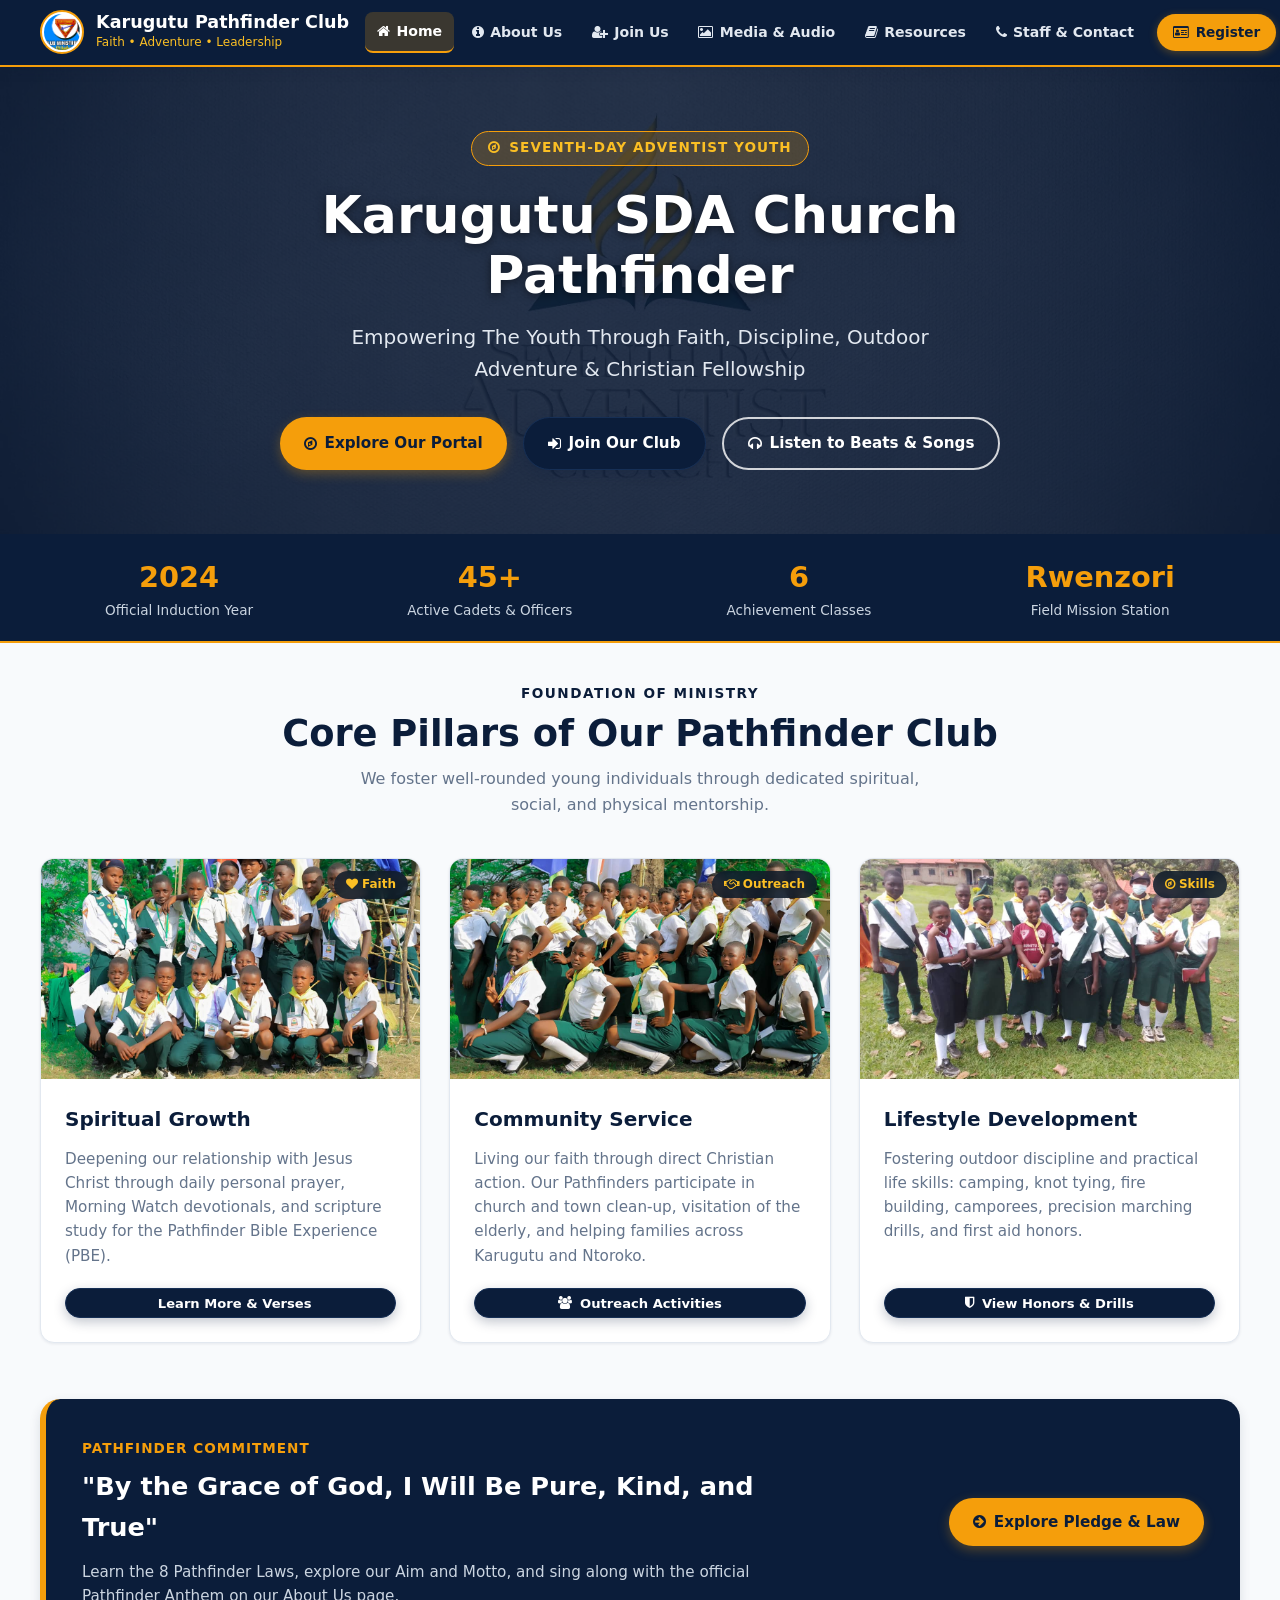
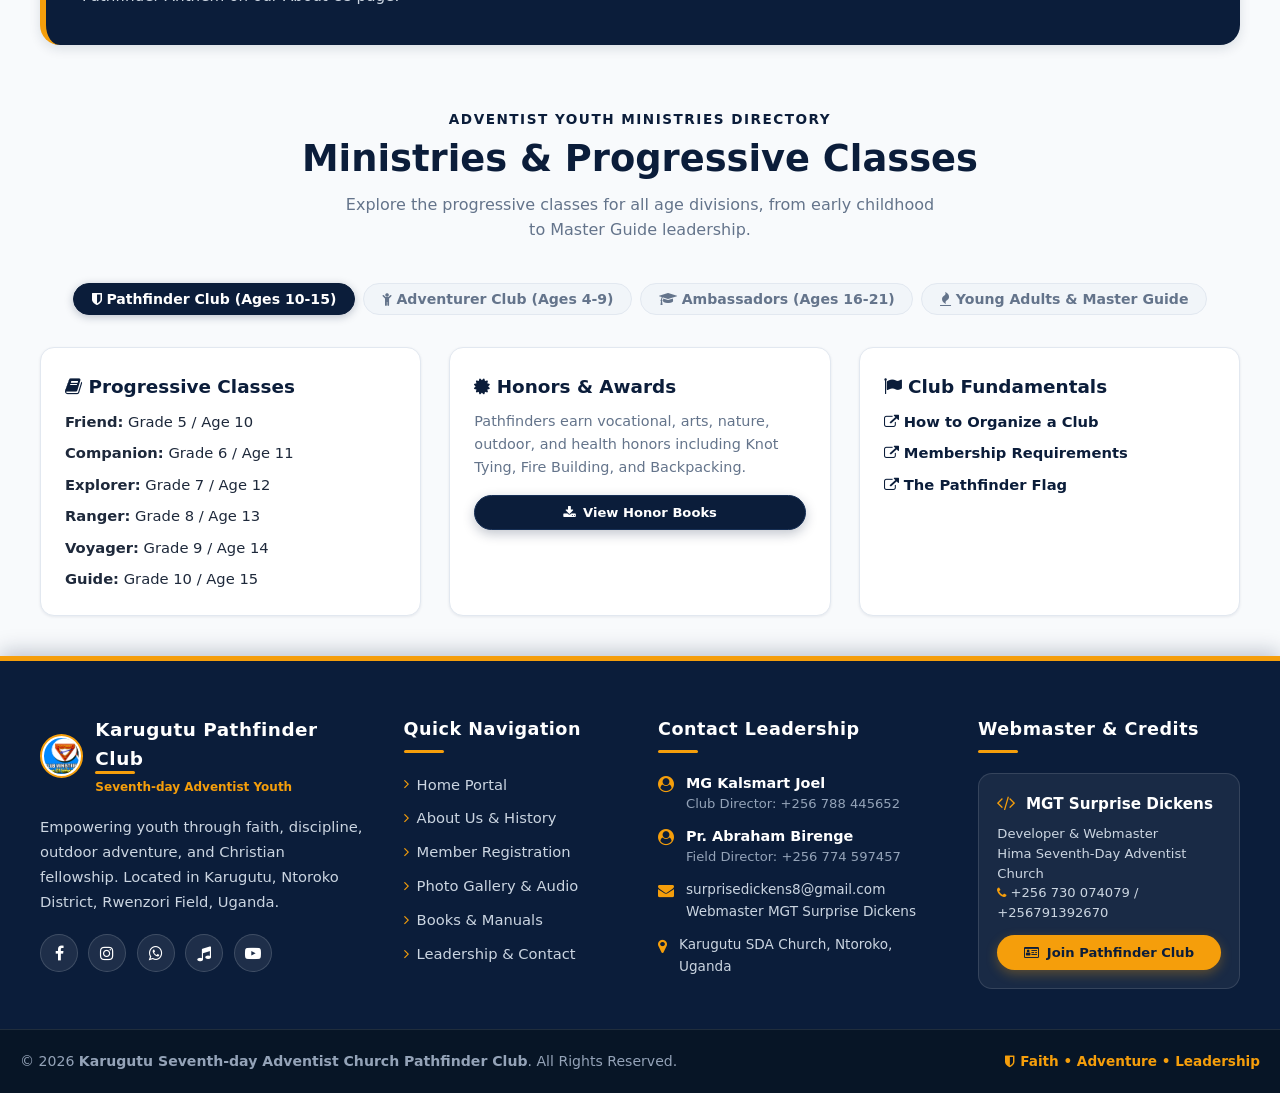
<file: INDEX.html>
<!DOCTYPE html>
<html lang="en">

<head>
    <meta charset="UTF-8">
    <meta name="viewport" content="width=device-width, initial-scale=1.0">
    <title>Karugutu SDA Church Pathfinder Club | Official Portal</title>
    <link rel="icon" type="image/png" href="images/KA.png">
    <link rel="stylesheet" href="https://cdnjs.cloudflare.com/ajax/libs/font-awesome/4.7.0/css/font-awesome.min.css">
    <link rel="stylesheet" href="main.css">
</head>

<body>

    <!-- TOP NAVIGATION BAR -->
    <header class="site-header">
        <div class="nav-container">
            <div class="brand-wrapper">
                <a href="INDEX.html">
                    <img src="images/KA.png" alt="Karugutu SDA Pathfinder Logo" class="brand-logo">
                </a>
                <div class="brand-text">
                    <h1>Karugutu Pathfinder Club</h1>
                    <p>Faith &bull; Adventure &bull; Leadership</p>
                </div>
            </div>

            <nav>
                <ul class="nav-menu">
                    <li><a href="INDEX.html" class="nav-link active"><i class="fa fa-home" aria-hidden="true"></i>
                            Home</a></li>
                    <li><a href="ABOUT US.html" class="nav-link"><i class="fa fa-info-circle" aria-hidden="true"></i>
                            About Us</a></li>
                    <li><a href="JOIN US.html" class="nav-link"><i class="fa fa-user-plus" aria-hidden="true"></i> Join
                            Us</a></li>
                    <li><a href="MEDIA.html" class="nav-link"><i class="fa fa-photo" aria-hidden="true"></i> Media &
                            Audio</a></li>
                    <li><a href="RESOURCES.html" class="nav-link"><i class="fa fa-book" aria-hidden="true"></i>
                            Resources</a></li>
                    <li><a href="STAFF & CONTACT.html" class="nav-link"><i class="fa fa-phone" aria-hidden="true"></i>
                            Staff & Contact</a></li>
                    <li><a href="JOIN US.html" class="nav-cta-btn"><i class="fa fa-id-card-o" aria-hidden="true"></i>
                            Register</a></li>
                </ul>
            </nav>

            <button class="menu-toggle-btn" aria-label="Toggle Navigation Menu">
                <i class="fa fa-bars" aria-hidden="true"></i>
            </button>
        </div>
    </header>
    <div class="mobile-overlay"></div>

    <!-- HERO SECTION -->
    <section class="hero-banner" style="background-image: url('images/path.webp');">
        <div class="hero-overlay"></div>
        <div class="hero-content">
            <span class="hero-badge"><i class="fa fa-compass" aria-hidden="true"></i> Seventh-day Adventist Youth</span>
            <h1 class="hero-title">Karugutu SDA Church Pathfinder</h1>
            <p class="hero-subtitle">Empowering The Youth Through Faith, Discipline, Outdoor Adventure & Christian
                Fellowship</p>
            <div class="hero-actions">
                <a href="#portalPillars" class="btn btn-accent"><i class="fa fa-compass" aria-hidden="true"></i> Explore
                    Our Portal</a>
                <a href="JOIN US.html" class="btn btn-primary"><i class="fa fa-sign-in" aria-hidden="true"></i> Join Our
                    Club</a>
                <a href="MEDIA.html" class="btn btn-outline"><i class="fa fa-headphones" aria-hidden="true"></i> Listen
                    to Beats & Songs</a>
            </div>
        </div>
    </section>

    <!-- QUICK STATS BAR -->
    <div
        style="background-color: var(--navy); border-bottom: 2px solid var(--accent); padding: 1.25rem 0; color: #fff;">
        <div class="main-wrapper" style="padding-top:0; padding-bottom:0;">
            <div style="display:flex; flex-wrap:wrap; justify-content:space-around; text-align:center; gap:1.5rem;">
                <div>
                    <div style="font-size:1.8rem; font-weight:800; color:var(--accent);">2024</div>
                    <div style="font-size:0.85rem; color:#cbd5e1;">Official Induction Year</div>
                </div>
                <div>
                    <div style="font-size:1.8rem; font-weight:800; color:var(--accent);">45+</div>
                    <div style="font-size:0.85rem; color:#cbd5e1;">Active Cadets & Officers</div>
                </div>
                <div>
                    <div style="font-size:1.8rem; font-weight:800; color:var(--accent);">6</div>
                    <div style="font-size:0.85rem; color:#cbd5e1;">Achievement Classes</div>
                </div>
                <div>
                    <div style="font-size:1.8rem; font-weight:800; color:var(--accent);">Rwenzori</div>
                    <div style="font-size:0.85rem; color:#cbd5e1;">Field Mission Station</div>
                </div>
            </div>
        </div>
    </div>

    <!-- MAIN CONTENT WRAPPER -->
    <main class="main-wrapper" id="portalPillars">

        <!-- CORE PILLARS SECTION -->
        <section class="section-header">
            <span class="section-tag">Foundation of Ministry</span>
            <h2 class="section-title">Core Pillars of Our Pathfinder Club</h2>
            <p class="section-desc">We foster well-rounded young individuals through dedicated spiritual, social, and
                physical mentorship.</p>
        </section>

        <div class="grid-3">
            <!-- Pillar 1: Spiritual Growth -->
            <div class="card">
                <div class="card-img-wrap">
                    <img src="images/group 3.jpeg" alt="Spiritual Growth - Boys Unit">
                    <span class="card-badge"><i class="fa fa-heart" aria-hidden="true"></i> Faith</span>
                </div>
                <div class="card-body">
                    <h3 class="card-title">Spiritual Growth</h3>
                    <p class="card-text">
                        Deepening our relationship with Jesus Christ through daily personal prayer, Morning
                        Watch devotionals, and scripture study for the Pathfinder Bible Experience (PBE).
                    </p>
                    <button class="btn btn-primary btn-sm" onclick="openModal('spiritualGrowthModal')">
                        <i class="fa fa-book-open" aria-hidden="true"></i> Learn More & Verses
                    </button>
                </div>
            </div>

            <!-- Pillar 2: Community Service -->
            <div class="card">
                <div class="card-img-wrap">
                    <img src="images/group 2.jpeg" alt="Community Service - Girls Unit">
                    <span class="card-badge"><i class="fa fa-handshake-o" aria-hidden="true"></i> Outreach</span>
                </div>
                <div class="card-body">
                    <h3 class="card-title">Community Service</h3>
                    <p class="card-text">
                        Living our faith through direct Christian action. Our Pathfinders participate in church
                        and town clean-up, visitation of the elderly, and helping families across Karugutu and Ntoroko.
                    </p>
                    <button class="btn btn-primary btn-sm" onclick="openModal('communityServiceModal')">
                        <i class="fa fa-users" aria-hidden="true"></i> Outreach Activities
                    </button>
                </div>
            </div>

            <!-- Pillar 3: Lifestyle Development -->
            <div class="card">
                <div class="card-img-wrap">
                    <img src="images/group 1.jpeg" alt="Lifestyle Development - Kakumiro Camporee">
                    <span class="card-badge"><i class="fa fa-compass" aria-hidden="true"></i> Skills</span>
                </div>
                <div class="card-body">
                    <h3 class="card-title">Lifestyle Development</h3>
                    <p class="card-text">
                        Fostering outdoor discipline and practical life skills: camping, knot tying, fire building,
                        camporees, precision marching drills, and first aid honors.
                    </p>
                    <button class="btn btn-primary btn-sm" onclick="openModal('lifestyleModal')">
                        <i class="fa fa-shield" aria-hidden="true"></i> View Honors & Drills
                    </button>
                </div>
            </div>
        </div>

        <!-- QUICK PLEDGE & LAW HIGHLIGHT CARD -->
        <section
            style="margin-top: 3.5rem; background-color: var(--navy); border-radius: var(--radius-lg); padding: 2.25rem; color:#fff; box-shadow: var(--shadow-md); border-left: 6px solid var(--accent);">
            <div style="display:flex; flex-wrap:wrap; align-items:center; justify-content:space-between; gap:1.5rem;">
                <div style="max-width:700px;">
                    <span
                        style="color:var(--accent); font-weight:700; text-transform:uppercase; font-size:0.85rem; letter-spacing:1px;">Pathfinder
                        Commitment</span>
                    <h3 style="font-size:1.6rem; margin: 0.35rem 0 0.75rem;">"By the Grace of God, I Will Be Pure, Kind,
                        and True"</h3>
                    <p style="color:#cbd5e1; font-size:0.95rem;">
                        Learn the 8 Pathfinder Laws, explore our Aim and Motto, and sing along with the official
                        Pathfinder Anthem on our About Us page.
                    </p>
                </div>
                <div>
                    <a href="ABOUT US.html" class="btn btn-accent"><i class="fa fa-arrow-circle-right"
                            aria-hidden="true"></i> Explore Pledge & Law</a>
                </div>
            </div>
        </section>

        <!-- MINISTRIES INTERACTIVE EXPLORER -->
        <section style="margin-top: 4rem;">
            <div class="section-header">
                <span class="section-tag">Adventist Youth Ministries Directory</span>
                <h2 class="section-title">Ministries & Progressive Classes</h2>
                <p class="section-desc">Explore the progressive classes for all age divisions, from early childhood to
                    Master Guide leadership.</p>
            </div>

            <!-- Tab Buttons -->
            <div class="filter-pills" style="justify-content:center; margin-bottom: 2rem;">
                <button class="filter-pill active" onclick="showMinistryTab('tab-pathfinder', this)">
                    <i class="fa fa-shield" aria-hidden="true"></i> Pathfinder Club (Ages 10-15)
                </button>
                <button class="filter-pill" onclick="showMinistryTab('tab-adventurer', this)">
                    <i class="fa fa-child" aria-hidden="true"></i> Adventurer Club (Ages 4-9)
                </button>
                <button class="filter-pill" onclick="showMinistryTab('tab-ambassador', this)">
                    <i class="fa fa-graduation-cap" aria-hidden="true"></i> Ambassadors (Ages 16-21)
                </button>
                <button class="filter-pill" onclick="showMinistryTab('tab-ya', this)">
                    <i class="fa fa-fire" aria-hidden="true"></i> Young Adults & Master Guide
                </button>
            </div>

            <!-- Tab 1: Pathfinders -->
            <div id="tab-pathfinder" class="ministry-tab-pane" style="display:block;">
                <div class="grid-3">
                    <div class="card" style="padding:1.5rem;">
                        <h4 style="color:var(--primary); font-size:1.15rem; margin-bottom:0.5rem;"><i class="fa fa-book"
                                aria-hidden="true"></i> Progressive Classes</h4>
                        <ul
                            style="list-style:none; display:flex; flex-direction:column; gap:0.5rem; font-size:0.92rem; color:var(--text-main);">
                            <li><strong>Friend:</strong> Grade 5 / Age 10</li>
                            <li><strong>Companion:</strong> Grade 6 / Age 11</li>
                            <li><strong>Explorer:</strong> Grade 7 / Age 12</li>
                            <li><strong>Ranger:</strong> Grade 8 / Age 13</li>
                            <li><strong>Voyager:</strong> Grade 9 / Age 14</li>
                            <li><strong>Guide:</strong> Grade 10 / Age 15</li>
                        </ul>
                    </div>
                    <div class="card" style="padding:1.5rem;">
                        <h4 style="color:var(--primary); font-size:1.15rem; margin-bottom:0.5rem;"><i
                                class="fa fa-certificate" aria-hidden="true"></i> Honors & Awards</h4>
                        <p style="font-size:0.9rem; color:var(--text-muted); margin-bottom:1rem;">
                            Pathfinders earn vocational, arts, nature, outdoor, and health honors including Knot Tying,
                            Fire Building, and Backpacking.
                        </p>
                        <a href="RESOURCES.html" class="btn btn-primary btn-sm"><i class="fa fa-download"
                                aria-hidden="true"></i> View Honor Books</a>
                    </div>
                    <div class="card" style="padding:1.5rem;">
                        <h4 style="color:var(--primary); font-size:1.15rem; margin-bottom:0.5rem;"><i class="fa fa-flag"
                                aria-hidden="true"></i> Club Fundamentals</h4>
                        <ul
                            style="list-style:none; display:flex; flex-direction:column; gap:0.5rem; font-size:0.92rem; color:var(--text-main);">
                            <li><a href="https://www.gcyouthministries.org/ministries/pathfinders/how-to-organize-a-pathfinder-club/"
                                    target="_blank" style="color:var(--navy); font-weight:600;"><i
                                        class="fa fa-external-link" aria-hidden="true"></i> How to Organize a Club</a>
                            </li>
                            <li><a href="https://www.gcyouthministries.org/ministries/pathfinders/pathfinder-club-membership-requirements/"
                                    target="_blank" style="color:var(--navy); font-weight:600;"><i
                                        class="fa fa-external-link" aria-hidden="true"></i> Membership Requirements</a>
                            </li>
                            <li><a href="https://www.gcyouthministries.org/ministries/pathfinders/the-pathfinder-flag/"
                                    target="_blank" style="color:var(--navy); font-weight:600;"><i
                                        class="fa fa-external-link" aria-hidden="true"></i> The Pathfinder Flag</a></li>
                        </ul>
                    </div>
                </div>
            </div>

            <!-- Tab 2: Adventurers -->
            <div id="tab-adventurer" class="ministry-tab-pane" style="display:none;">
                <div class="grid-3">
                    <div class="card" style="padding:1.5rem;">
                        <h4 style="color:var(--navy); font-size:1.15rem; margin-bottom:0.5rem;"><i class="fa fa-star"
                                aria-hidden="true"></i> Adventurer Classes</h4>
                        <ul
                            style="list-style:none; display:flex; flex-direction:column; gap:0.5rem; font-size:0.92rem;">
                            <li><strong>Little Lamb:</strong> Age 4</li>
                            <li><strong>Early Bird:</strong> Age 5</li>
                            <li><strong>Busy Bee:</strong> Age 6</li>
                            <li><strong>Sunbeam:</strong> Age 7</li>
                            <li><strong>Builder:</strong> Age 8</li>
                            <li><strong>Helping Hand:</strong> Age 9</li>
                        </ul>
                    </div>
                    <div class="card" style="padding:1.5rem;">
                        <h4 style="color:var(--navy); font-size:1.15rem; margin-bottom:0.5rem;"><i class="fa fa-music"
                                aria-hidden="true"></i> Adventurer Song & Law</h4>
                        <p style="font-size:0.9rem; color:var(--text-muted); margin-bottom:1rem;">
                            "Jesus wants me for a sunbeam to shine for Him each day." Instilling respect,
                            responsibility, and obedience from an early age.
                        </p>
                        <a href="https://www.gcyouthministries.org/ministries/adventurers/adventure-song/"
                            target="_blank" class="btn btn-outline btn-sm"
                            style="color:var(--navy); border-color:var(--navy);"><i class="fa fa-external-link"
                                aria-hidden="true"></i> Listen to Song</a>
                    </div>
                    <div class="card" style="padding:1.5rem;">
                        <h4 style="color:var(--navy); font-size:1.15rem; margin-bottom:0.5rem;"><i class="fa fa-tags"
                                aria-hidden="true"></i> Awards & Uniform</h4>
                        <p style="font-size:0.9rem; color:var(--text-muted); margin-bottom:1rem;">
                            Guidelines on official sash, badges, awards, and uniform regulations for parents and club
                            teachers.
                        </p>
                        <a href="https://www.gcyouthministries.org/ministries/adventurers/adventurer-types-of-uniform/"
                            target="_blank" class="btn btn-primary btn-sm"><i class="fa fa-external-link"
                                aria-hidden="true"></i> Official Uniform Guide</a>
                    </div>
                </div>
            </div>

            <!-- Tab 3: Ambassadors -->
            <div id="tab-ambassador" class="ministry-tab-pane" style="display:none;">
                <div class="grid-2">
                    <div class="card" style="padding:1.5rem;">
                        <h4 style="color:var(--primary); font-size:1.15rem; margin-bottom:0.5rem;"><i
                                class="fa fa-flag-checkered" aria-hidden="true"></i> Ambassador Ministry (Ages 16-21)
                        </h4>
                        <p style="font-size:0.92rem; color:var(--text-muted); margin-bottom:0.75rem;">
                            A specialized ministry targeting the spiritual and leadership needs of high school and early
                            college youth, preparing them for mission and career.
                        </p>
                        <ul style="list-style:none; display:flex; flex-direction:column; gap:0.4rem; font-size:0.9rem;">
                            <li><i class="fa fa-check-circle" style="color:var(--primary);" aria-hidden="true"></i> AY
                                Silver & Gold Leadership Awards</li>
                            <li><i class="fa fa-check-circle" style="color:var(--primary);" aria-hidden="true"></i>
                                Community outreach & discipleship</li>
                        </ul>
                    </div>
                    <div class="card" style="padding:1.5rem;">
                        <h4 style="color:var(--primary); font-size:1.15rem; margin-bottom:0.5rem;"><i
                                class="fa fa-download" aria-hidden="true"></i> Manuals & Resources</h4>
                        <p style="font-size:0.92rem; color:var(--text-muted); margin-bottom:1rem;">
                            Download manuals and resources for ambassador programming, leadership development, and
                            spiritual retreats.
                        </p>
                        <a href="https://www.gcyouthministries.org/ministries/ambassadors/download-resource-manuals/"
                            target="_blank" class="btn btn-primary btn-sm"><i class="fa fa-download"
                                aria-hidden="true"></i> Download Manuals</a>
                    </div>
                </div>
            </div>

            <!-- Tab 4: Young Adults & Master Guide -->
            <div id="tab-ya" class="ministry-tab-pane" style="display:none;">
                <div class="grid-2">
                    <div class="card" style="padding:1.5rem;">
                        <h4 style="color:var(--navy); font-size:1.15rem; margin-bottom:0.5rem;"><i class="fa fa-shield"
                                aria-hidden="true"></i> Master Guide Leadership</h4>
                        <p style="font-size:0.92rem; color:var(--text-muted); margin-bottom:0.75rem;">
                            The highest level of youth leadership in the Seventh-day Adventist Church. Master Guides
                            lead Adventurer and Pathfinder clubs worldwide.
                        </p>
                        <a href="RESOURCES.html" class="btn btn-primary btn-sm"><i class="fa fa-book"
                                aria-hidden="true"></i> Master Guide Curriculum</a>
                    </div>
                    <div class="card" style="padding:1.5rem;">
                        <h4 style="color:var(--navy); font-size:1.15rem; margin-bottom:0.5rem;"><i
                                class="fa fa-university" aria-hidden="true"></i> Public Campus Ministries (PCM)</h4>
                        <p style="font-size:0.92rem; color:var(--text-muted); margin-bottom:0.75rem;">
                            Ministering to Adventist students on secular college and university campuses throughout
                            Uganda and beyond.
                        </p>
                        <a href="https://pcm.adventist.org/" target="_blank" class="btn btn-outline btn-sm"
                            style="color:var(--navy); border-color:var(--navy);"><i class="fa fa-external-link"
                                aria-hidden="true"></i> Visit PCM Global</a>
                    </div>
                </div>
            </div>
        </section>

    </main>

    <!-- INTERACTIVE MODAL 1: Spiritual Growth -->
    <div id="spiritualGrowthModal" class="custom-modal">
        <div class="modal-dialog">
            <div class="modal-header">
                <h3 class="modal-title"><i class="fa fa-heart" aria-hidden="true"></i> Spiritual Growth in Pathfinders
                </h3>
                <button class="modal-close-btn" data-close-modal aria-label="Close modal">&times;</button>
            </div>
            <div class="modal-body">
                <h4 style="color:var(--primary); margin-bottom:0.5rem;">Biblical Foundations</h4>
                <p style="margin-bottom:1rem; font-size:0.95rem;">
                    <em>"Let no one despise your youth, but be an example to the believers in word, in conduct, in love,
                        in spirit, in faith, in purity."</em> — 1 Timothy 4:12
                </p>
                <h4 style="color:var(--navy); margin-bottom:0.5rem;">Key Activities in Karugutu Club:</h4>
                <ul style="padding-left:1.25rem; font-size:0.95rem; line-height:1.7; color:var(--text-main);">
                    <li><strong>Morning Watch:</strong> Daily personal prayer and devotional Bible reading.</li>
                    <li><strong>Pathfinder Bible Experience (PBE):</strong> Deep, verse-by-verse scriptural mastery and
                        regional competitions.</li>
                    <li><strong>Evangelistic Efforts:</strong> Cadets preaching, singing, and sharing the Advent message
                        in local communities.</li>
                </ul>
            </div>
            <div class="modal-footer">
                <button class="btn btn-primary btn-sm" data-close-modal>Close</button>
            </div>
        </div>
    </div>

    <!-- INTERACTIVE MODAL 2: Community Service -->
    <div id="communityServiceModal" class="custom-modal">
        <div class="modal-dialog">
            <div class="modal-header">
                <h3 class="modal-title"><i class="fa fa-handshake-o" aria-hidden="true"></i> Community Service &
                    Outreach</h3>
                <button class="modal-close-btn" data-close-modal aria-label="Close modal">&times;</button>
            </div>
            <div class="modal-body">
                <h4 style="color:var(--primary); margin-bottom:0.5rem;">Serving in Christ's Name</h4>
                <p style="margin-bottom:1rem; font-size:0.95rem;">
                    <em>"For I was hungry and you gave Me food; I was thirsty and you gave Me drink; I was a stranger
                        and you took Me in..."</em> — Matthew 25:35
                </p>
                <h4 style="color:var(--navy); margin-bottom:0.5rem;">Our Outreach Programs in Karugutu:</h4>
                <ul style="padding-left:1.25rem; font-size:0.95rem; line-height:1.7; color:var(--text-main);">
                    <li><strong>Hospital & Home Visitation:</strong> Singing comforting hymns and praying for the sick.
                    </li>
                    <li><strong>Sanitation & Hygiene Drives:</strong> Cleaning town centers, water sources, and church
                        grounds.</li>
                    <li><strong>Food & Clothing Distribution:</strong> Helping widows, orphans, and displaced families
                        in Ntoroko district.</li>
                </ul>
            </div>
            <div class="modal-footer">
                <button class="btn btn-primary btn-sm" data-close-modal>Close</button>
            </div>
        </div>
    </div>

    <!-- INTERACTIVE MODAL 3: Lifestyle Development -->
    <div id="lifestyleModal" class="custom-modal">
        <div class="modal-dialog">
            <div class="modal-header">
                <h3 class="modal-title"><i class="fa fa-compass" aria-hidden="true"></i> Lifestyle & Skills Development
                </h3>
                <button class="modal-close-btn" data-close-modal aria-label="Close modal">&times;</button>
            </div>
            <div class="modal-body">
                <h4 style="color:var(--primary); margin-bottom:0.5rem;">Mental & Physical Excellence</h4>
                <p style="margin-bottom:1rem; font-size:0.95rem;">
                    Pathfindering balances intellectual vigor, health habits, team discipline, and survival skills.
                </p>
                <h4 style="color:var(--navy); margin-bottom:0.5rem;">Key Practical Skills:</h4>
                <ul style="padding-left:1.25rem; font-size:0.95rem; line-height:1.7; color:var(--text-main);">
                    <li><strong>Drills & Marching:</strong> Precision marching, slow match, flag handling, and brass
                        band cadences.</li>
                    <li><strong>Camping & Knot Tying:</strong> Tents, shelters, knots, camp cooking, and outdoor
                        survival.</li>
                    <li><strong>Health & First Aid:</strong> CPR, wound dressing, temperance, and physical fitness.</li>
                </ul>
            </div>
            <div class="modal-footer">
                <a href="RESOURCES.html" class="btn btn-accent btn-sm"><i class="fa fa-book" aria-hidden="true"></i>
                    Browse Manuals</a>
                <button class="btn btn-primary btn-sm" data-close-modal>Close</button>
            </div>
        </div>
    </div>

    <!-- FOOTER -->
    <footer class="site-footer">
        <div class="footer-container">
            <!-- Col 1: Club Identity & Social -->
            <div class="footer-col">
                <div style="display:flex; align-items:center; gap:0.75rem; margin-bottom:1rem;">
                    <img src="images/KA.png" alt="Karugutu SDA Pathfinder Logo"
                        style="width:44px; height:44px; border-radius:50%; background:#fff; padding:2px; border:2px solid var(--accent);">
                    <div>
                        <h3 style="margin:0; padding:0; border:none; font-size:1.15rem; color:#fff;">Karugutu Pathfinder
                            Club</h3>
                        <span style="font-size:0.75rem; color:var(--accent); font-weight:600;">Seventh-day Adventist
                            Youth</span>
                    </div>
                </div>
                <p class="footer-desc">
                    Empowering youth through faith, discipline, outdoor adventure, and Christian fellowship. Located in
                    Karugutu, Ntoroko District, Rwenzori Field, Uganda.
                </p>
                <div class="footer-social-links">
                    <a href="https://www.facebook.com/profile.php?id=61569756547090" target="_blank"
                        class="social-icon-btn" aria-label="Facebook" title="Facebook"><i
                            class="fa fa-facebook"></i></a>
                    <a href="https://www.instagram.com/karugutu_sda_church_pathfinder?igsh=MTYyajJ6eW5udzZ6dw=="
                        target="_blank" class="social-icon-btn" aria-label="Instagram" title="Instagram"><i
                            class="fa fa-instagram"></i></a>
                    <a href="https://whatsapp.com/channel/0029VbBUS8A5kg73nINDEj068:27%20PM" target="_blank"
                        class="social-icon-btn" aria-label="WhatsApp Channel" title="WhatsApp"><i
                            class="fa fa-whatsapp"></i></a>
                    <a href="https://www.tiktok.com/@karugutu.sda.chur" target="_blank" class="social-icon-btn"
                        aria-label="TikTok" title="TikTok"><i class="fa fa-music"></i></a>
                    <a href="https://www.youtube.com/@KarugutuPathfinderClub" target="_blank" class="social-icon-btn"
                        aria-label="YouTube" title="YouTube"><i class="fa fa-youtube-play"></i></a>
                </div>
            </div>

            <!-- Col 2: Quick Navigation -->
            <div class="footer-col">
                <h3>Quick Navigation</h3>
                <ul class="footer-links-list">
                    <li><a href="INDEX.html"><i class="fa fa-angle-right" style="color:var(--accent);"></i> Home
                            Portal</a></li>
                    <li><a href="ABOUT US.html"><i class="fa fa-angle-right" style="color:var(--accent);"></i> About Us
                            & History</a></li>
                    <li><a href="JOIN US.html"><i class="fa fa-angle-right" style="color:var(--accent);"></i> Member
                            Registration</a></li>
                    <li><a href="MEDIA.html"><i class="fa fa-angle-right" style="color:var(--accent);"></i> Photo
                            Gallery & Audio</a></li>
                    <li><a href="RESOURCES.html"><i class="fa fa-angle-right" style="color:var(--accent);"></i> Books &
                            Manuals</a></li>
                    <li><a href="STAFF & CONTACT.html"><i class="fa fa-angle-right" style="color:var(--accent);"></i>
                            Leadership & Contact</a></li>
                </ul>
            </div>

            <!-- Col 3: Direct Contact Information -->
            <div class="footer-col">
                <h3>Contact Leadership</h3>
                <ul class="footer-contact-list">
                    <li class="footer-contact-item">
                        <i class="fa fa-user-circle"></i>
                        <div>
                            <strong style="color:#fff;">MG Kalsmart Joel</strong>
                            <div style="font-size:0.82rem; color:#94a3b8;">Club Director: +256 788 445652</div>
                        </div>
                    </li>
                    <li class="footer-contact-item">
                        <i class="fa fa-user-circle"></i>
                        <div>
                            <strong style="color:#fff;">Pr. Abraham Birenge</strong>
                            <div style="font-size:0.82rem; color:#94a3b8;">Field Director: +256 774 597457</div>
                        </div>
                    </li>
                    <li class="footer-contact-item">
                        <i class="fa fa-envelope"></i>
                        <div>
                            <span style="font-size:0.85rem;">surprisedickens8@gmail.com <br>Webmaster MGT Surprise Dickens</span>
                        </div>
                    </li>
                    <li class="footer-contact-item">
                        <i class="fa fa-map-marker"></i>
                        <div>
                            <span style="font-size:0.85rem;">Karugutu SDA Church, Ntoroko, Uganda</span>
                        </div>
                    </li>
                </ul>
            </div>

            <!-- Col 4: Developer Acknowledgement Card -->
            <div class="footer-col">
                <h3>Webmaster & Credits</h3>
                <div class="footer-badge-card">
                    <div style="display:flex; align-items:center; gap:0.6rem; margin-bottom:0.5rem;">
                        <i class="fa fa-code" style="color:var(--accent); font-size:1.1rem;"></i>
                        <strong style="color:#fff; font-size:0.95rem;">MGT Surprise Dickens</strong>
                    </div>
                    <p style="font-size:0.82rem; color:#cbd5e1; margin-bottom:0.75rem; line-height:1.5;">
                        Developer & Webmaster<br>
                        Hima Seventh-Day Adventist Church<br>
                        <i class="fa fa-phone" style="color:var(--accent); font-size:0.75rem;"></i> +256 730 074079 / +256791392670
                    </p>
                    <a href="JOIN US.html" class="btn btn-accent btn-sm"
                        style="width:100%; text-align:center; font-size:0.82rem; padding:0.45rem 0.8rem;">
                        <i class="fa fa-id-card-o"></i> Join Pathfinder Club
                    </a>
                </div>
            </div>
        </div>

        <!-- Footer Bottom Bar -->
        <div class="footer-bottom">
            <div class="footer-bottom-inner">
                <div>
                    &copy; 2026 <strong>Karugutu Seventh-day Adventist Church Pathfinder Club</strong>. All Rights Reserved.
                </div>
                <div style="color:var(--accent); font-weight:600; font-size:0.85rem;">
                    <i class="fa fa-shield"></i> Faith &bull; Adventure &bull; Leadership
                </div>
            </div>
        </div>
    </footer>

    <!-- FLOATING BACK TO TOP BUTTON -->
    <button id="backToTopBtn" class="back-to-top" aria-label="Scroll back to top">
        <i class="fa fa-chevron-up" aria-hidden="true"></i>
    </button>

    <!-- INLINE HELPER SCRIPT FOR TAB SWITCHING -->
    <script>
        function showMinistryTab(tabId, btn) {
            document.querySelectorAll('.ministry-tab-pane').forEach(el => el.style.display = 'none');
            const target = document.getElementById(tabId);
            if (target) target.style.display = 'block';
            btn.parentElement.querySelectorAll('.filter-pill').forEach(p => p.classList.remove('active'));
            btn.classList.add('active');
        }
    </script>
    <script src="app.js"></script>
</body>

</html>
</file>
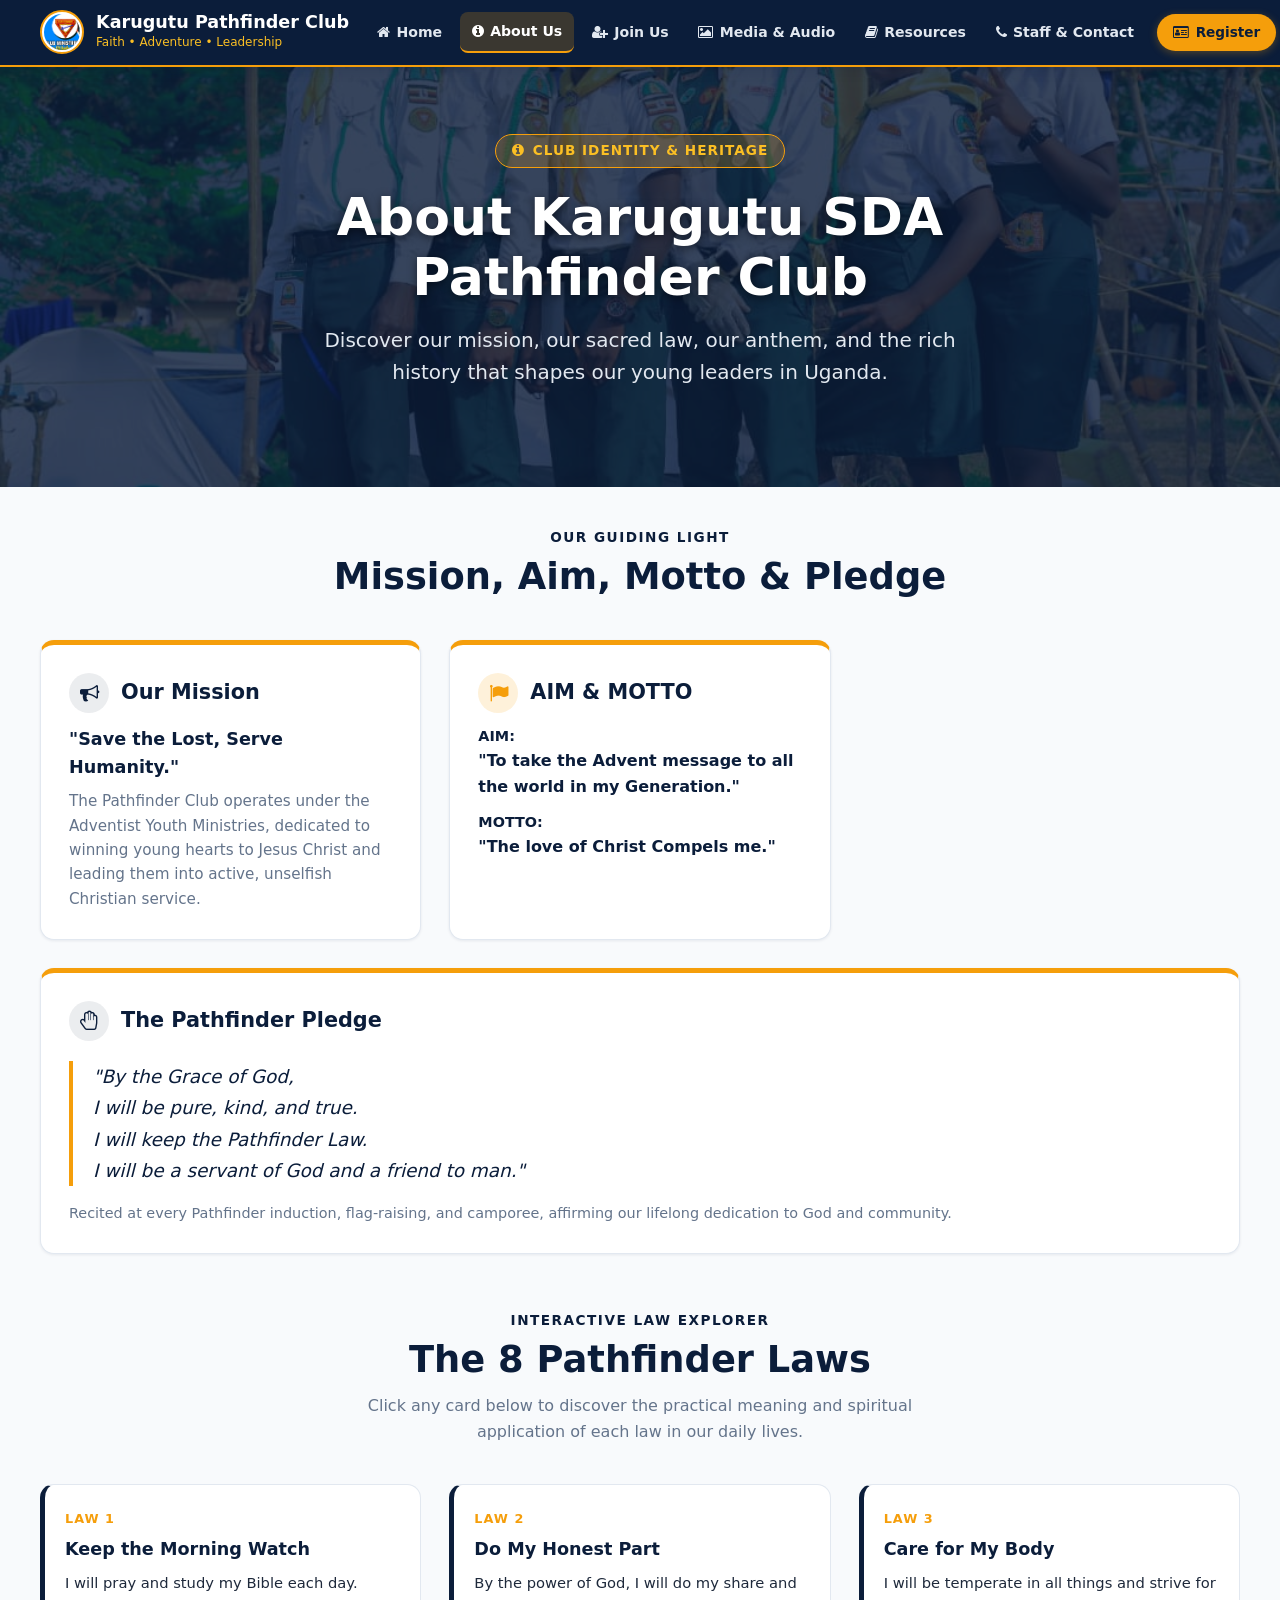
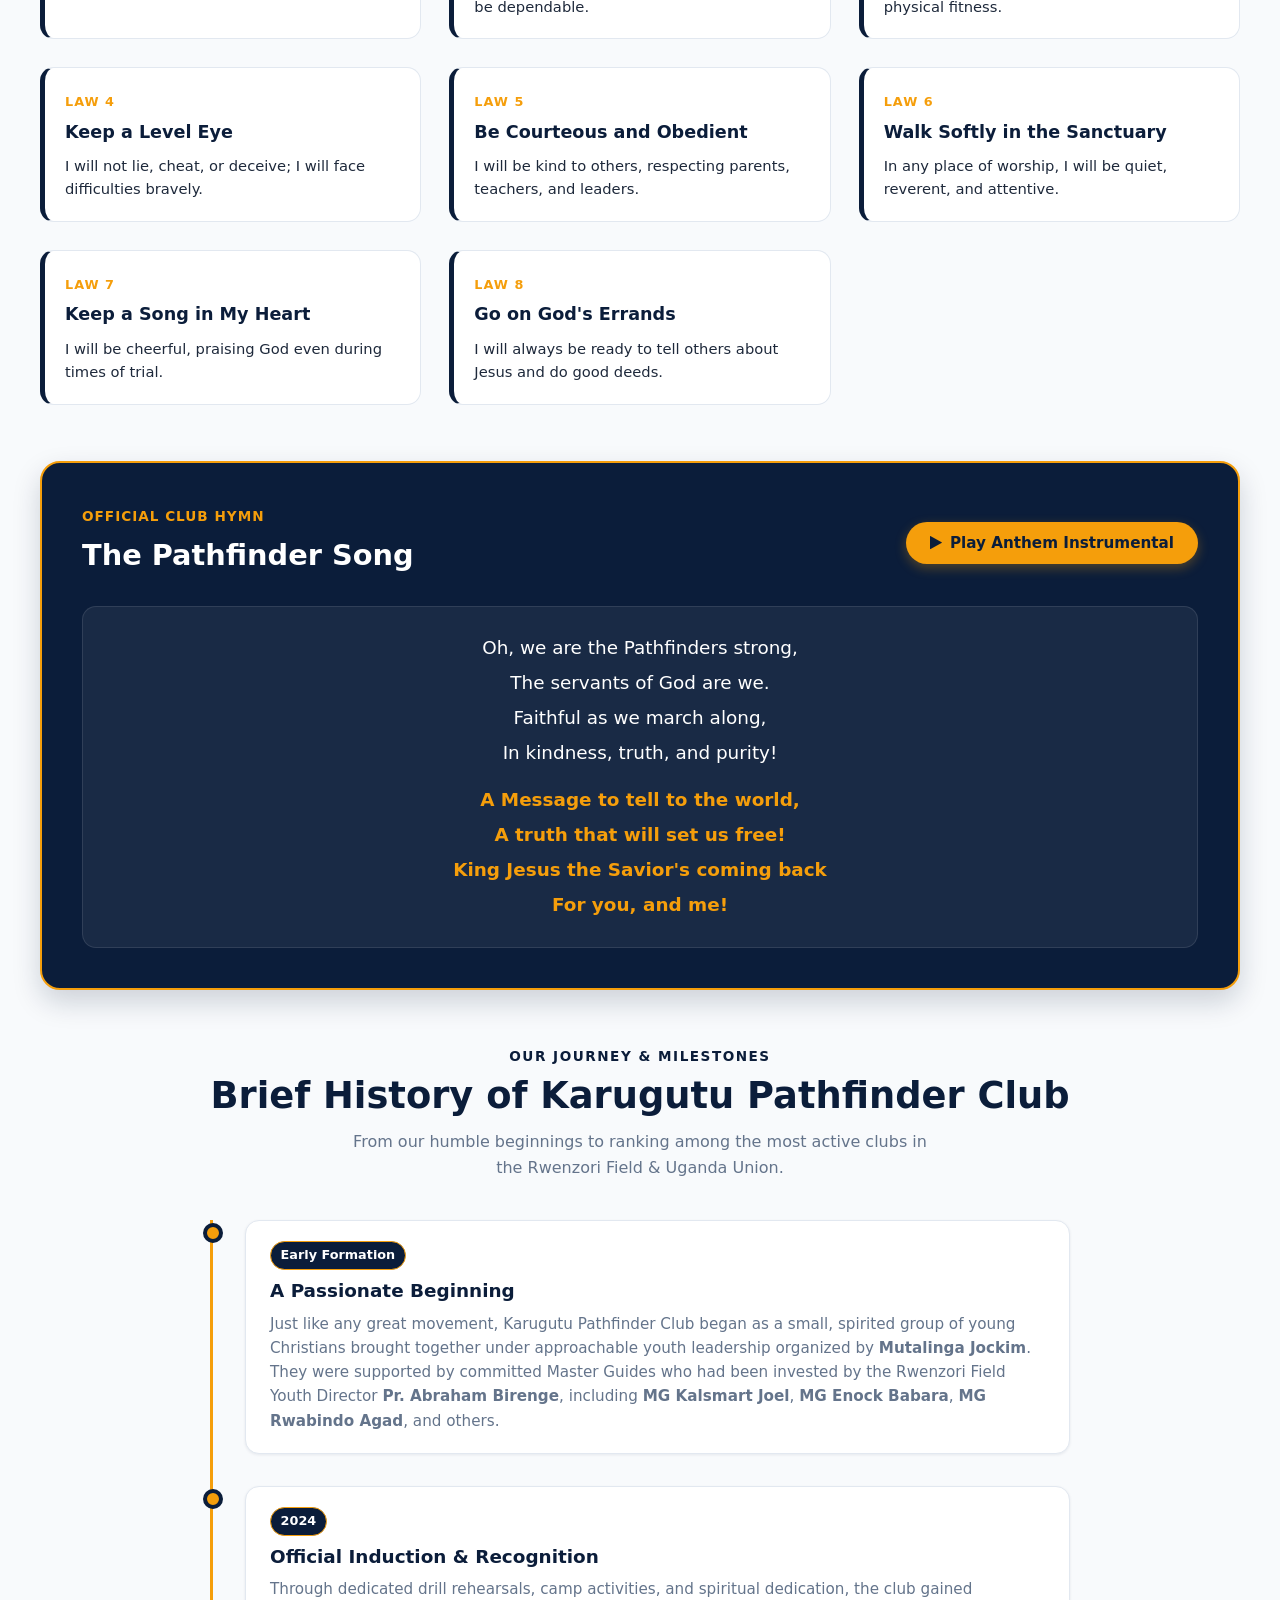
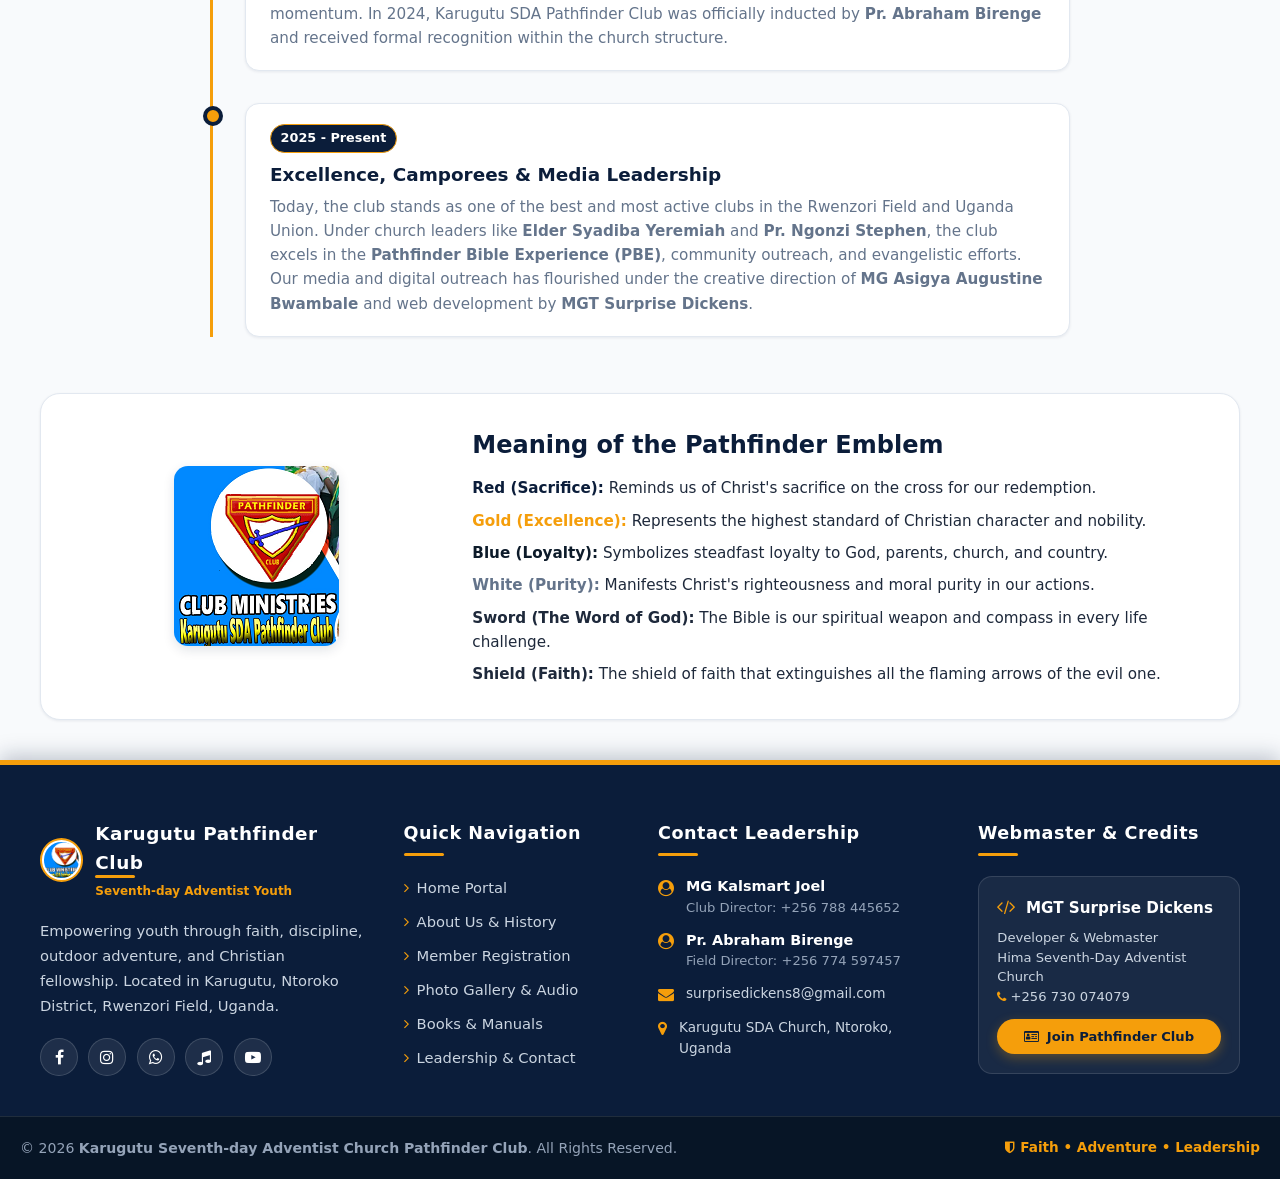
<file: ABOUT US.html>
<!DOCTYPE html>
<html lang="en">

<head>
  <meta charset="UTF-8">
  <meta name="viewport" content="width=device-width, initial-scale=1.0">
  <title>About Us | Karugutu SDA Pathfinder Club</title>
  <link rel="icon" type="image/png" href="images/KA.png">
  <link rel="stylesheet" href="https://cdnjs.cloudflare.com/ajax/libs/font-awesome/4.7.0/css/font-awesome.min.css">
  <link rel="stylesheet" href="main.css">
  <style>
    .law-card {
      background: var(--surface);
      border: 1px solid var(--border);
      border-radius: var(--radius-md);
      padding: 1.25rem;
      cursor: pointer;
      transition: var(--transition);
      position: relative;
      border-left: 5px solid var(--primary);
    }

    .law-card:hover {
      transform: translateY(-3px);
      box-shadow: var(--shadow-md);
      border-left-color: var(--accent);
    }

    .law-card.expanded {
      background-color: #fffdf5;
      border-color: var(--accent);
    }

    .law-number {
      font-size: 0.8rem;
      font-weight: 800;
      color: var(--accent);
      text-transform: uppercase;
      letter-spacing: 1px;
    }

    .law-title {
      font-size: 1.1rem;
      font-weight: 700;
      color: var(--navy);
      margin: 0.25rem 0 0.5rem;
    }

    .law-details {
      display: none;
      font-size: 0.9rem;
      color: var(--text-muted);
      border-top: 1px dashed var(--border);
      padding-top: 0.6rem;
      margin-top: 0.5rem;
      animation: fadeIn 0.3s ease;
    }

    @keyframes fadeIn {
      from {
        opacity: 0;
        transform: translateY(5px);
      }

      to {
        opacity: 1;
        transform: translateY(0);
      }
    }

    .timeline {
      position: relative;
      max-width: 860px;
      margin: 2rem auto 0;
      padding-left: 2rem;
      border-left: 3px solid var(--accent);
    }

    .timeline-item {
      position: relative;
      margin-bottom: 2rem;
    }

    .timeline-dot {
      position: absolute;
      left: -2.6rem;
      top: 0.2rem;
      width: 20px;
      height: 20px;
      border-radius: 50%;
      background-color: var(--accent);
      border: 4px solid var(--navy);
    }

    .timeline-content {
      background: var(--surface);
      padding: 1.25rem 1.5rem;
      border-radius: var(--radius-md);
      box-shadow: var(--shadow-sm);
      border: 1px solid var(--border);
    }

    .timeline-year {
      display: inline-block;
      font-size: 0.8rem;
      font-weight: 700;
      color: #fff;
      background: var(--navy);
      border: 1px solid var(--accent);
      padding: 0.2rem 0.6rem;
      border-radius: var(--radius-full);
      margin-bottom: 0.4rem;
    }
  </style>
</head>

<body>

  <!-- TOP NAVIGATION BAR -->
  <header class="site-header">
    <div class="nav-container">
      <div class="brand-wrapper">
        <a href="INDEX.html">
          <img src="images/KA.png" alt="Karugutu SDA Pathfinder Logo" class="brand-logo">
        </a>
        <div class="brand-text">
          <h1>Karugutu Pathfinder Club</h1>
          <p>Faith &bull; Adventure &bull; Leadership</p>
        </div>
      </div>

      <nav>
        <ul class="nav-menu">
          <li><a href="INDEX.html" class="nav-link"><i class="fa fa-home"></i> Home</a></li>
          <li><a href="ABOUT US.html" class="nav-link active"><i class="fa fa-info-circle"></i> About Us</a></li>
          <li><a href="JOIN US.html" class="nav-link"><i class="fa fa-user-plus"></i> Join Us</a></li>
          <li><a href="MEDIA.html" class="nav-link"><i class="fa fa-photo"></i> Media & Audio</a></li>
          <li><a href="RESOURCES.html" class="nav-link"><i class="fa fa-book"></i> Resources</a></li>
          <li><a href="STAFF & CONTACT.html" class="nav-link"><i class="fa fa-phone"></i> Staff & Contact</a></li>
          <li><a href="JOIN US.html" class="nav-cta-btn"><i class="fa fa-id-card-o"></i> Register</a></li>
        </ul>
      </nav>

      <button class="menu-toggle-btn" aria-label="Toggle Navigation Menu">
        <i class="fa fa-bars" aria-hidden="true"></i>
      </button>
    </div>
  </header>
  <div class="mobile-overlay"></div>

  <!-- HERO SECTION -->
  <section class="hero-banner" style="background-image: url('images/about image.webp');">
    <div class="hero-overlay"></div>
    <div class="hero-content">
      <span class="hero-badge"><i class="fa fa-info-circle"></i> Club Identity & Heritage</span>
      <h1 class="hero-title">About Karugutu SDA Pathfinder Club</h1>
      <p class="hero-subtitle">Discover our mission, our sacred law, our anthem, and the rich history that shapes our
        young leaders in Uganda.</p>
    </div>
  </section>

  <!-- MAIN WRAPPER -->
  <main class="main-wrapper">

    <!-- MISSION, AIM, MOTTO & PLEDGE GRID -->
    <section class="section-header">
      <span class="section-tag">Our Guiding Light</span>
      <h2 class="section-title">Mission, Aim, Motto & Pledge</h2>
    </section>

    <div class="grid-2" style="margin-bottom: 3.5rem;">
      <!-- Mission -->
      <div class="card" style="padding:1.75rem; border-top: 5px solid var(--accent);">
        <div style="display:flex; align-items:center; gap:0.75rem; margin-bottom:0.75rem;">
          <div
            style="width:40px; height:40px; border-radius:50%; background:rgba(11,29,58,0.08); color:var(--navy); display:flex; align-items:center; justify-content:center; font-size:1.2rem;">
            <i class="fa fa-bullhorn"></i>
          </div>
          <h3 style="color:var(--navy); font-size:1.3rem;">Our Mission</h3>
        </div>
        <p style="font-size:1.1rem; font-weight:600; color:var(--navy); margin-bottom:0.5rem;">
          "Save the Lost, Serve Humanity."
        </p>
        <p style="color:var(--text-muted); font-size:0.95rem;">
          The Pathfinder Club operates under the Adventist Youth Ministries, dedicated to winning young hearts to Jesus
          Christ and leading them into active, unselfish Christian service.
        </p>
      </div>

      <!-- Aim & Motto -->
      <div class="card" style="padding:1.75rem; border-top: 5px solid var(--accent);">
        <div style="display:flex; align-items:center; gap:0.75rem; margin-bottom:0.75rem;">
          <div
            style="width:40px; height:40px; border-radius:50%; background:rgba(245,158,11,0.15); color:var(--accent); display:flex; align-items:center; justify-content:center; font-size:1.2rem;">
            <i class="fa fa-flag"></i>
          </div>
          <h3 style="color:var(--navy); font-size:1.3rem;">AIM & MOTTO</h3>
        </div>
        <div style="margin-bottom:0.75rem;">
          <strong style="color:var(--navy); display:block; font-size:0.9rem;">AIM:</strong>
          <p style="font-size:1rem; font-weight:600; color:var(--navy);">
            "To take the Advent message to all the world in my Generation."
          </p>
        </div>
        <div>
          <strong style="color:var(--navy); display:block; font-size:0.9rem;">MOTTO:</strong>
          <p style="font-size:1rem; font-weight:600; color:var(--navy);">
            "The love of Christ Compels me."
          </p>
        </div>
      </div>

      <!-- Pledge -->
      <div class="card" style="padding:1.75rem; border-top: 5px solid var(--accent); grid-column: 1 / -1;">
        <div style="display:flex; align-items:center; gap:0.75rem; margin-bottom:0.75rem;">
          <div
            style="width:40px; height:40px; border-radius:50%; background:rgba(11,29,58,0.08); color:var(--navy); display:flex; align-items:center; justify-content:center; font-size:1.2rem;">
            <i class="fa fa-hand-paper-o"></i>
          </div>
          <h3 style="color:var(--navy); font-size:1.3rem;">The Pathfinder Pledge</h3>
        </div>
        <blockquote
          style="font-size:1.15rem; font-style:italic; color:var(--navy); border-left:4px solid var(--accent); padding-left:1.25rem; margin:0.5rem 0 1rem; line-height:1.7;">
          "By the Grace of God,<br>
          I will be pure, kind, and true.<br>
          I will keep the Pathfinder Law.<br>
          I will be a servant of God and a friend to man."
        </blockquote>
        <p style="font-size:0.9rem; color:var(--text-muted);">
          Recited at every Pathfinder induction, flag-raising, and camporee, affirming our lifelong dedication to God
          and community.
        </p>
      </div>
    </div>

    <!-- INTERACTIVE 8 PATHFINDER LAWS EXPLORER -->
    <section style="margin-bottom: 3.5rem;">
      <div class="section-header">
        <span class="section-tag">Interactive Law Explorer</span>
        <h2 class="section-title">The 8 Pathfinder Laws</h2>
        <p class="section-desc">Click any card below to discover the practical meaning and spiritual application of each
          law in our daily lives.</p>
      </div>

      <div class="grid-2">
        <!-- Law 1 -->
        <div class="law-card">
          <span class="law-number">Law 1</span>
          <h4 class="law-title">Keep the Morning Watch</h4>
          <p style="font-size:0.92rem; color:var(--text-main);">I will pray and study my Bible each day.</p>
          <div class="law-details">
            <strong>Scriptural Insight:</strong> Psalm 5:3 — Starting each morning in quiet communion with God provides
            the spiritual armor and wisdom to conquer every temptation of the day.
          </div>
        </div>

        <!-- Law 2 -->
        <div class="law-card">
          <span class="law-number">Law 2</span>
          <h4 class="law-title">Do My Honest Part</h4>
          <p style="font-size:0.92rem; color:var(--text-main);">By the power of God, I will do my share and be
            dependable.</p>
          <div class="law-details">
            <strong>Scriptural Insight:</strong> Ecclesiastes 9:10 — Whatever your hand finds to do, do it with all your
            might. Fulfilling duties at home, school, and church with integrity.
          </div>
        </div>

        <!-- Law 3 -->
        <div class="law-card">
          <span class="law-number">Law 3</span>
          <h4 class="law-title">Care for My Body</h4>
          <p style="font-size:0.92rem; color:var(--text-main);">I will be temperate in all things and strive for
            physical fitness.</p>
          <div class="law-details">
            <strong>Scriptural Insight:</strong> 1 Corinthians 6:19-20 — Our bodies are temples of the Holy Spirit. We
            abstain from harmful substances and maintain active exercise and nutrition.
          </div>
        </div>

        <!-- Law 4 -->
        <div class="law-card">
          <span class="law-number">Law 4</span>
          <h4 class="law-title">Keep a Level Eye</h4>
          <p style="font-size:0.92rem; color:var(--text-main);">I will not lie, cheat, or deceive; I will face
            difficulties bravely.</p>
          <div class="law-details">
            <strong>Scriptural Insight:</strong> Proverbs 4:25 — Look straight ahead and fix your eyes on what is before
            you. Living with moral courage, honesty, and truthfulness.
          </div>
        </div>

        <!-- Law 5 -->
        <div class="law-card">
          <span class="law-number">Law 5</span>
          <h4 class="law-title">Be Courteous and Obedient</h4>
          <p style="font-size:0.92rem; color:var(--text-main);">I will be kind to others, respecting parents, teachers,
            and leaders.</p>
          <div class="law-details">
            <strong>Scriptural Insight:</strong> Ephesians 6:1-3 — Cultivating genuine politeness, showing reverence to
            our elders, and walking in willing obedience.
          </div>
        </div>

        <!-- Law 6 -->
        <div class="law-card">
          <span class="law-number">Law 6</span>
          <h4 class="law-title">Walk Softly in the Sanctuary</h4>
          <p style="font-size:0.92rem; color:var(--text-main);">In any place of worship, I will be quiet, reverent, and
            attentive.</p>
          <div class="law-details">
            <strong>Scriptural Insight:</strong> Habakkuk 2:20 — The Lord is in His holy temple; let all the earth keep
            silence before Him. Maintaining reverence in God's presence.
          </div>
        </div>

        <!-- Law 7 -->
        <div class="law-card">
          <span class="law-number">Law 7</span>
          <h4 class="law-title">Keep a Song in My Heart</h4>
          <p style="font-size:0.92rem; color:var(--text-main);">I will be cheerful, praising God even during times of
            trial.</p>
          <div class="law-details">
            <strong>Scriptural Insight:</strong> 1 Thessalonians 5:16-18 — Rejoice always; pray without ceasing; give
            thanks in all circumstances. A cheerful countenance brings light into dark moments.
          </div>
        </div>

        <!-- Law 8 -->
        <div class="law-card">
          <span class="law-number">Law 8</span>
          <h4 class="law-title">Go on God's Errands</h4>
          <p style="font-size:0.92rem; color:var(--text-main);">I will always be ready to tell others about Jesus and do
            good deeds.</p>
          <div class="law-details">
            <strong>Scriptural Insight:</strong> Isaiah 6:8 — "Here am I; send me." Eager readiness to serve the needy
            and share the gospel of Christ's second coming.
          </div>
        </div>
      </div>
    </section>

    <!-- INTERACTIVE PATHFINDER ANTHEM SING-ALONG -->
    <section
      style="margin-bottom: 3.5rem; background-color: var(--navy); border-radius: var(--radius-lg); padding: 2.5rem; color:#fff; box-shadow: var(--shadow-lg); border: 2px solid var(--accent);">
      <div
        style="display:flex; flex-wrap:wrap; justify-content:space-between; align-items:center; gap:1.5rem; margin-bottom:1.5rem;">
        <div>
          <span
            style="color:var(--accent); font-weight:700; text-transform:uppercase; font-size:0.85rem; letter-spacing:1px;">Official
            Club Hymn</span>
          <h3 style="font-size:1.8rem; margin:0.25rem 0;">The Pathfinder Song</h3>
        </div>
        <button id="playAnthemBtn" class="btn btn-accent">
          <i class="fa fa-play" aria-hidden="true"></i> Play Anthem Instrumental
        </button>
      </div>

      <div
        style="background-color:rgba(255,255,255,0.06); border-radius:var(--radius-md); padding:1.5rem; font-size:1.15rem; line-height:1.9; font-weight:500; text-align:center; border:1px solid rgba(255,255,255,0.1);">
        <p style="margin-bottom:0.75rem;">
          Oh, we are the Pathfinders strong,<br>
          The servants of God are we.<br>
          Faithful as we march along,<br>
          In kindness, truth, and purity!
        </p>
        <p style="color:var(--accent-gold); font-weight:700;">
          A Message to tell to the world,<br>
          A truth that will set us free!<br>
          King Jesus the Savior's coming back<br>
          For you, and me!
        </p>
      </div>
    </section>

    <!-- CLUB HISTORY & TIMELINE -->
    <section style="margin-bottom: 3.5rem;">
      <div class="section-header">
        <span class="section-tag">Our Journey & Milestones</span>
        <h2 class="section-title">Brief History of Karugutu Pathfinder Club</h2>
        <p class="section-desc">From our humble beginnings to ranking among the most active clubs in the Rwenzori Field
          & Uganda Union.</p>
      </div>

      <div class="timeline">
        <!-- Milestone 1 -->
        <div class="timeline-item">
          <div class="timeline-dot"></div>
          <div class="timeline-content">
            <span class="timeline-year">Early Formation</span>
            <h4 style="color:var(--navy); font-size:1.15rem; margin-bottom:0.35rem;">A Passionate Beginning</h4>
            <p style="color:var(--text-muted); font-size:0.95rem;">
              Just like any great movement, Karugutu Pathfinder Club began as a small, spirited group of young
              Christians brought together under approachable youth leadership organized by <strong>Mutalinga
                Jockim</strong>. They were supported by committed Master Guides who had been invested by the Rwenzori
              Field Youth Director <strong>Pr. Abraham Birenge</strong>, including <strong>MG Kalsmart Joel</strong>,
              <strong>MG Enock Babara</strong>, <strong>MG Rwabindo Agad</strong>, and others.
            </p>
          </div>
        </div>

        <!-- Milestone 2 -->
        <div class="timeline-item">
          <div class="timeline-dot"></div>
          <div class="timeline-content">
            <span class="timeline-year">2024</span>
            <h4 style="color:var(--navy); font-size:1.15rem; margin-bottom:0.35rem;">Official Induction & Recognition
            </h4>
            <p style="color:var(--text-muted); font-size:0.95rem;">
              Through dedicated drill rehearsals, camp activities, and spiritual dedication, the club gained momentum.
              In 2024, Karugutu SDA Pathfinder Club was officially inducted by <strong>Pr. Abraham Birenge</strong> and
              received formal recognition within the church structure.
            </p>
          </div>
        </div>

        <!-- Milestone 3 -->
        <div class="timeline-item">
          <div class="timeline-dot"></div>
          <div class="timeline-content">
            <span class="timeline-year">2025 - Present</span>
            <h4 style="color:var(--navy); font-size:1.15rem; margin-bottom:0.35rem;">Excellence, Camporees & Media
              Leadership</h4>
            <p style="color:var(--text-muted); font-size:0.95rem;">
              Today, the club stands as one of the best and most active clubs in the Rwenzori Field and Uganda Union.
              Under church leaders like <strong>Elder Syadiba Yeremiah</strong> and <strong>Pr. Ngonzi Stephen</strong>,
              the club excels in the <strong>Pathfinder Bible Experience (PBE)</strong>, community outreach, and
              evangelistic efforts. Our media and digital outreach has flourished under the creative direction of
              <strong>MG Asigya Augustine Bwambale</strong> and web development by <strong>MGT Surprise
                Dickens</strong>.
            </p>
          </div>
        </div>
      </div>
    </section>

    <!-- PATHFINDER TRIANGLE EMBLEM EXPLAINER -->
    <section
      style="background:var(--surface); border-radius:var(--radius-lg); padding:2rem; border:1px solid var(--border); box-shadow:var(--shadow-sm);">
      <div style="display:flex; flex-wrap:wrap; align-items:center; gap:2rem;">
        <div style="flex:1; min-width:280px; text-align:center;">
          <img src="images/KA.png" alt="Pathfinder Triangle Logo"
            style="max-width:200px; margin:0 auto; border-radius:14px; box-shadow:var(--shadow-md);">
        </div>
        <div style="flex:2; min-width:300px;">
          <h3 style="color:var(--navy); font-size:1.5rem; margin-bottom:0.75rem;">Meaning of the Pathfinder Emblem</h3>
          <ul style="list-style:none; display:flex; flex-direction:column; gap:0.5rem; font-size:0.95rem;">
            <li><strong><span style="color:var(--primary);">Red (Sacrifice):</span></strong> Reminds us of Christ's
              sacrifice on the cross for our redemption.</li>
            <li><strong><span style="color:var(--accent);">Gold (Excellence):</span></strong> Represents the highest
              standard of Christian character and nobility.</li>
            <li><strong><span style="color:#0d1b2a;">Blue (Loyalty):</span></strong> Symbolizes steadfast loyalty to
              God, parents, church, and country.</li>
            <li><strong><span style="color:#64748b;">White (Purity):</span></strong> Manifests Christ's righteousness
              and moral purity in our actions.</li>
            <li><strong><span>Sword (The Word of God):</span></strong> The Bible is our spiritual weapon and compass in
              every life challenge.</li>
            <li><strong><span>Shield (Faith):</span></strong> The shield of faith that extinguishes all the flaming
              arrows of the evil one.</li>
          </ul>
        </div>
      </div>
    </section>

  </main>

  <!-- FOOTER -->
  <footer class="site-footer">
    <div class="footer-container">
      <!-- Col 1: Club Identity & Social -->
      <div class="footer-col">
        <div style="display:flex; align-items:center; gap:0.75rem; margin-bottom:1rem;">
          <img src="images/KA.png" alt="Karugutu SDA Pathfinder Logo"
            style="width:44px; height:44px; border-radius:50%; background:#fff; padding:2px; border:2px solid var(--accent);">
          <div>
            <h3 style="margin:0; padding:0; border:none; font-size:1.15rem; color:#fff;">Karugutu Pathfinder Club</h3>
            <span style="font-size:0.75rem; color:var(--accent); font-weight:600;">Seventh-day Adventist Youth</span>
          </div>
        </div>
        <p class="footer-desc">
          Empowering youth through faith, discipline, outdoor adventure, and Christian fellowship. Located in Karugutu,
          Ntoroko District, Rwenzori Field, Uganda.
        </p>
        <div class="footer-social-links">
          <a href="https://www.facebook.com/profile.php?id=61569756547090" target="_blank" class="social-icon-btn"
            aria-label="Facebook" title="Facebook"><i class="fa fa-facebook"></i></a>
          <a href="https://www.instagram.com/karugutu_sda_church_pathfinder?igsh=MTYyajJ6eW5udzZ6dw==" target="_blank"
            class="social-icon-btn" aria-label="Instagram" title="Instagram"><i class="fa fa-instagram"></i></a>
          <a href="https://whatsapp.com/channel/0029VbBUS8A5kg73nINDEj068:27%20PM" target="_blank"
            class="social-icon-btn" aria-label="WhatsApp Channel" title="WhatsApp"><i class="fa fa-whatsapp"></i></a>
          <a href="https://www.tiktok.com/@karugutu.sda.chur" target="_blank" class="social-icon-btn"
            aria-label="TikTok" title="TikTok"><i class="fa fa-music"></i></a>
          <a href="https://www.youtube.com/@KarugutuPathfinderClub" target="_blank" class="social-icon-btn"
            aria-label="YouTube" title="YouTube"><i class="fa fa-youtube-play"></i></a>
        </div>
      </div>

      <!-- Col 2: Quick Navigation -->
      <div class="footer-col">
        <h3>Quick Navigation</h3>
        <ul class="footer-links-list">
          <li><a href="INDEX.html"><i class="fa fa-angle-right" style="color:var(--accent);"></i> Home Portal</a></li>
          <li><a href="ABOUT US.html"><i class="fa fa-angle-right" style="color:var(--accent);"></i> About Us &
              History</a></li>
          <li><a href="JOIN US.html"><i class="fa fa-angle-right" style="color:var(--accent);"></i> Member
              Registration</a></li>
          <li><a href="MEDIA.html"><i class="fa fa-angle-right" style="color:var(--accent);"></i> Photo Gallery &
              Audio</a></li>
          <li><a href="RESOURCES.html"><i class="fa fa-angle-right" style="color:var(--accent);"></i> Books &
              Manuals</a></li>
          <li><a href="STAFF & CONTACT.html"><i class="fa fa-angle-right" style="color:var(--accent);"></i> Leadership &
              Contact</a></li>
        </ul>
      </div>

      <!-- Col 3: Direct Contact Information -->
      <div class="footer-col">
        <h3>Contact Leadership</h3>
        <ul class="footer-contact-list">
          <li class="footer-contact-item">
            <i class="fa fa-user-circle"></i>
            <div>
              <strong style="color:#fff;">MG Kalsmart Joel</strong>
              <div style="font-size:0.82rem; color:#94a3b8;">Club Director: +256 788 445652</div>
            </div>
          </li>
          <li class="footer-contact-item">
            <i class="fa fa-user-circle"></i>
            <div>
              <strong style="color:#fff;">Pr. Abraham Birenge</strong>
              <div style="font-size:0.82rem; color:#94a3b8;">Field Director: +256 774 597457</div>
            </div>
          </li>
          <li class="footer-contact-item">
            <i class="fa fa-envelope"></i>
            <div>
              <span style="font-size:0.85rem;">surprisedickens8@gmail.com</span>
            </div>
          </li>
          <li class="footer-contact-item">
            <i class="fa fa-map-marker"></i>
            <div>
              <span style="font-size:0.85rem;">Karugutu SDA Church, Ntoroko, Uganda</span>
            </div>
          </li>
        </ul>
      </div>

      <!-- Col 4: Developer Acknowledgement Card -->
      <div class="footer-col">
        <h3>Webmaster & Credits</h3>
        <div class="footer-badge-card">
          <div style="display:flex; align-items:center; gap:0.6rem; margin-bottom:0.5rem;">
            <i class="fa fa-code" style="color:var(--accent); font-size:1.1rem;"></i>
            <strong style="color:#fff; font-size:0.95rem;">MGT Surprise Dickens</strong>
          </div>
          <p style="font-size:0.82rem; color:#cbd5e1; margin-bottom:0.75rem; line-height:1.5;">
            Developer & Webmaster<br>
            Hima Seventh-Day Adventist Church<br>
            <i class="fa fa-phone" style="color:var(--accent); font-size:0.75rem;"></i> +256 730 074079
          </p>
          <a href="JOIN US.html" class="btn btn-accent btn-sm"
            style="width:100%; text-align:center; font-size:0.82rem; padding:0.45rem 0.8rem;">
            <i class="fa fa-id-card-o"></i> Join Pathfinder Club
          </a>
        </div>
      </div>
    </div>

    <!-- Footer Bottom Bar -->
    <div class="footer-bottom">
      <div class="footer-bottom-inner">
        <div>
          &copy; 2026 <strong>Karugutu Seventh-day Adventist Church Pathfinder Club</strong>. All Rights Reserved.
        </div>
        <div style="color:var(--accent); font-weight:600; font-size:0.85rem;">
          <i class="fa fa-shield"></i> Faith &bull; Adventure &bull; Leadership
        </div>
      </div>
    </div>
  </footer>

  <!-- FLOATING BACK TO TOP BUTTON -->
  <button id="backToTopBtn" class="back-to-top" aria-label="Scroll back to top">
    <i class="fa fa-chevron-up" aria-hidden="true"></i>
  </button>

  <script src="app.js"></script>
</body>

</html>
</file>
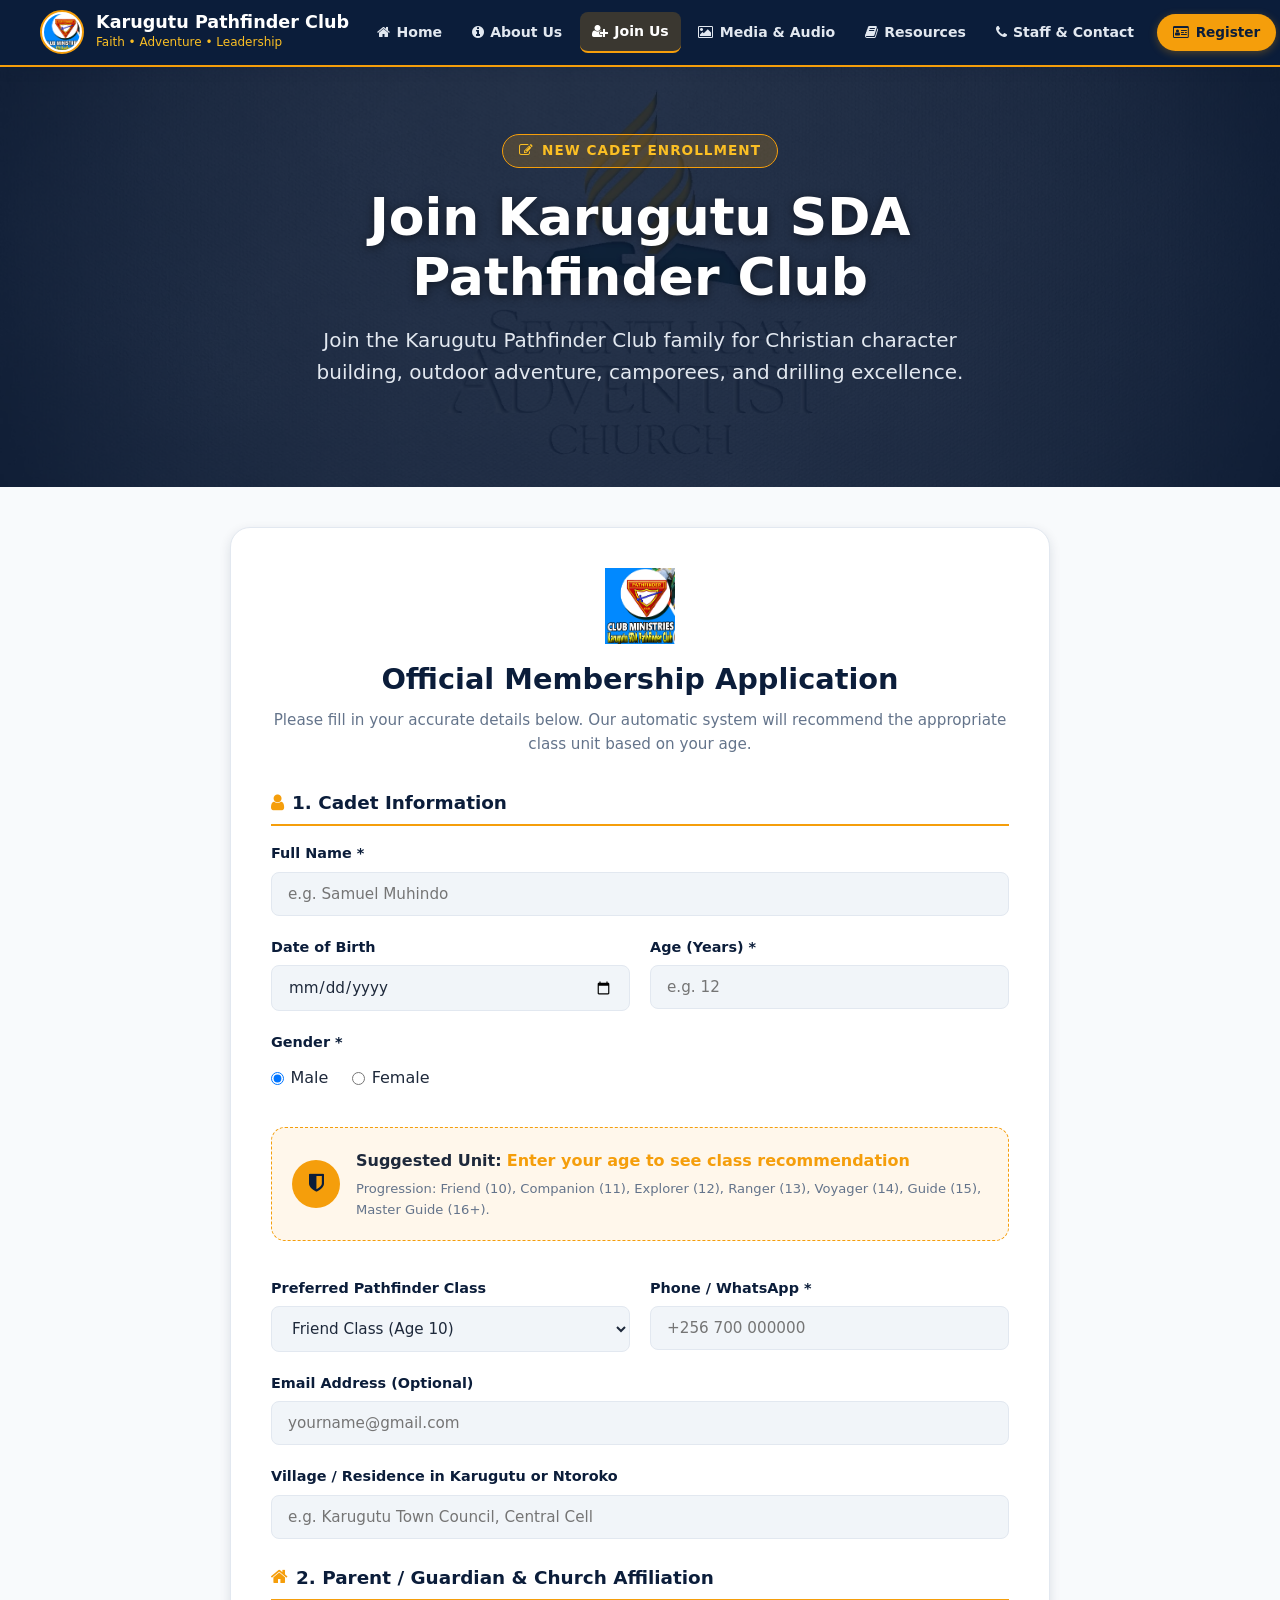
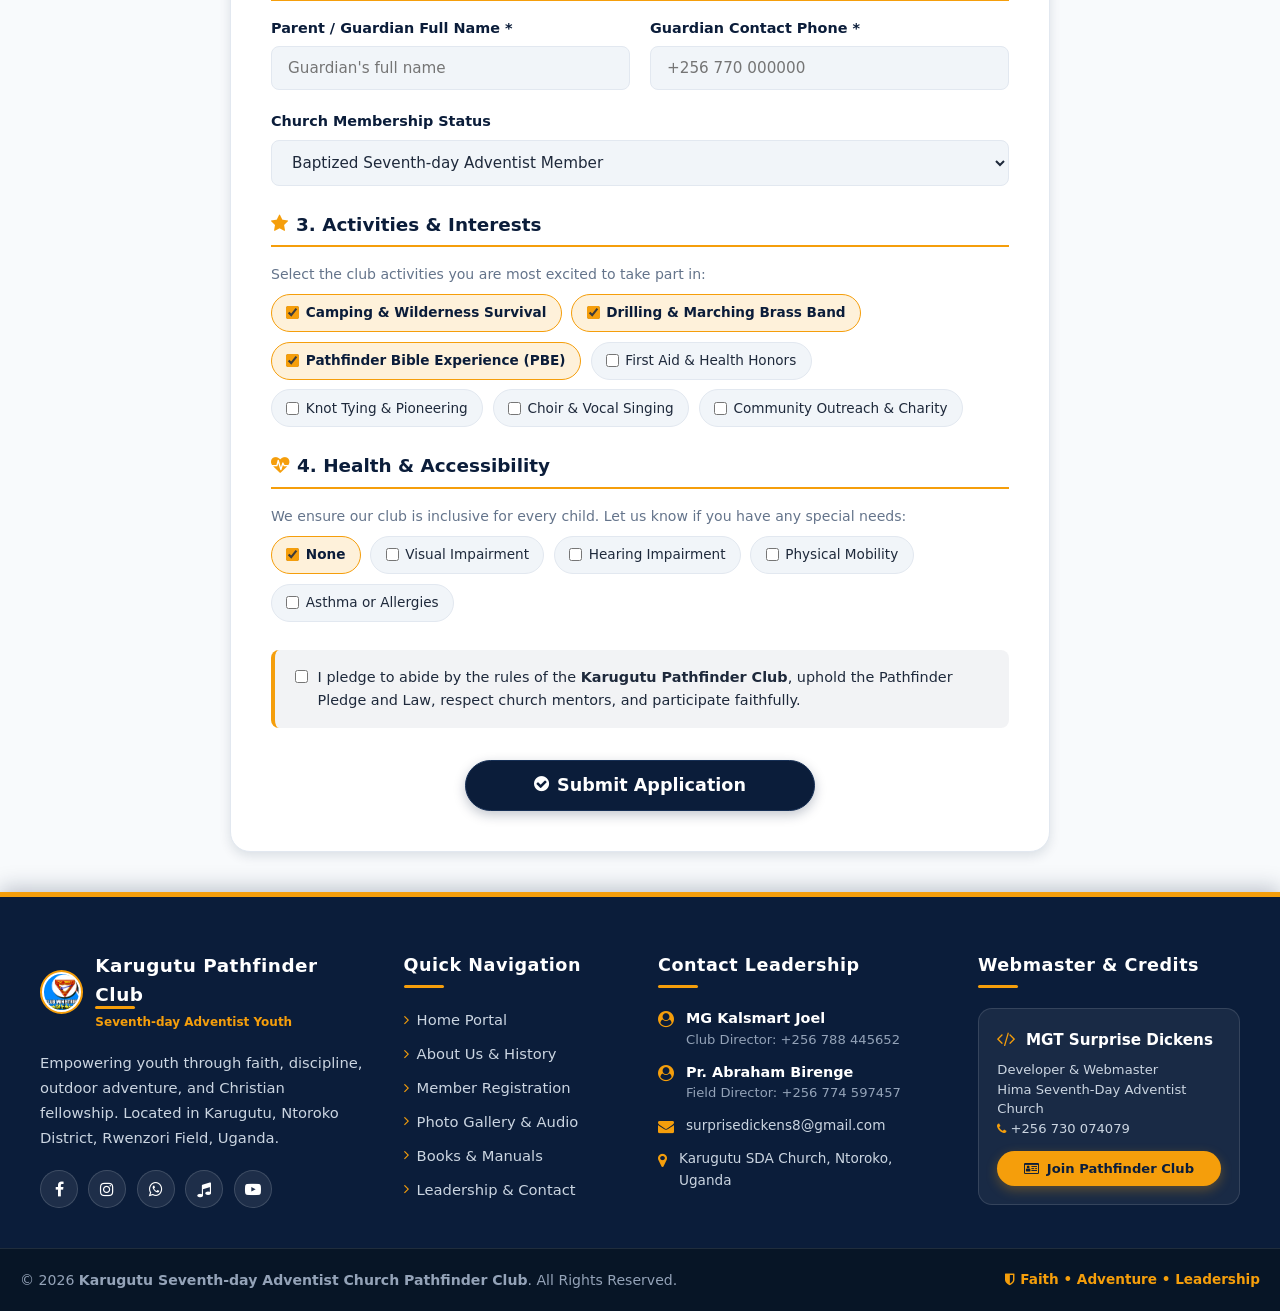
<file: JOIN US.html>
<!DOCTYPE html>
<html lang="en">

<head>
    <meta charset="UTF-8">
    <meta name="viewport" content="width=device-width, initial-scale=1.0">
    <title>Join Us | Karugutu SDA Pathfinder Club</title>
    <link rel="icon" type="image/png" href="images/KA.png">
    <link rel="stylesheet" href="https://cdnjs.cloudflare.com/ajax/libs/font-awesome/4.7.0/css/font-awesome.min.css">
    <link rel="stylesheet" href="main.css">
    <style>
        .reg-card {
            background: var(--surface);
            border-radius: var(--radius-lg);
            padding: 2.5rem;
            box-shadow: var(--shadow-md);
            border: 1px solid var(--border);
            max-width: 820px;
            margin: 0 auto;
        }
        .form-section-title {
            font-size: 1.15rem;
            font-weight: 700;
            color: var(--navy);
            margin: 1.5rem 0 1rem;
            padding-bottom: 0.4rem;
            border-bottom: 2px solid var(--accent);
            display: flex;
            align-items: center;
            gap: 0.5rem;
        }
        .form-section-title:first-of-type {
            margin-top: 0;
        }
        .badge-slip {
            background-color: var(--navy);
            color: #fff;
            border-radius: var(--radius-md);
            padding: 2rem;
            border: 2px solid var(--accent);
            box-shadow: 0 8px 25px rgba(0,0,0,0.3);
            text-align: left;
            position: relative;
        }
        .badge-watermark {
            position: absolute;
            right: 15px;
            bottom: 15px;
            opacity: 0.12;
            width: 140px;
            pointer-events: none;
        }
        @media print {
            body * { visibility: hidden; }
            #printableRegistrationSlip, #printableRegistrationSlip * { visibility: visible; }
            #printableRegistrationSlip { position: absolute; left: 0; top: 0; width: 100%; }
        }
    </style>
</head>

<body>

    <!-- TOP NAVIGATION BAR -->
    <header class="site-header">
        <div class="nav-container">
            <div class="brand-wrapper">
                <a href="INDEX.html">
                    <img src="images/KA.png" alt="Karugutu SDA Pathfinder Logo" class="brand-logo">
                </a>
                <div class="brand-text">
                    <h1>Karugutu Pathfinder Club</h1>
                    <p>Faith &bull; Adventure &bull; Leadership</p>
                </div>
            </div>

            <nav>
                <ul class="nav-menu">
                    <li><a href="INDEX.html" class="nav-link"><i class="fa fa-home"></i> Home</a></li>
                    <li><a href="ABOUT US.html" class="nav-link"><i class="fa fa-info-circle"></i> About Us</a></li>
                    <li><a href="JOIN US.html" class="nav-link active"><i class="fa fa-user-plus"></i> Join Us</a></li>
                    <li><a href="MEDIA.html" class="nav-link"><i class="fa fa-photo"></i> Media & Audio</a></li>
                    <li><a href="RESOURCES.html" class="nav-link"><i class="fa fa-book"></i> Resources</a></li>
                    <li><a href="STAFF & CONTACT.html" class="nav-link"><i class="fa fa-phone"></i> Staff & Contact</a></li>
                    <li><a href="JOIN US.html" class="nav-cta-btn"><i class="fa fa-id-card-o"></i> Register</a></li>
                </ul>
            </nav>

            <button class="menu-toggle-btn" aria-label="Toggle Navigation Menu">
                <i class="fa fa-bars" aria-hidden="true"></i>
            </button>
        </div>
    </header>
    <div class="mobile-overlay"></div>

    <!-- HERO SECTION -->
    <section class="hero-banner" style="background-image: url('images/path.webp');">
        <div class="hero-overlay"></div>
        <div class="hero-content">
            <span class="hero-badge"><i class="fa fa-pencil-square-o"></i> New Cadet Enrollment</span>
            <h1 class="hero-title">Join Karugutu SDA Pathfinder Club</h1>
            <p class="hero-subtitle">Join the Karugutu Pathfinder Club family for Christian character building, outdoor adventure, camporees, and drilling excellence.</p>
        </div>
    </section>

    <!-- MAIN FORM WRAPPER -->
    <main class="main-wrapper">
        <div class="reg-card">
            <div style="text-align:center; margin-bottom: 2rem;">
                <img src="images/KA.png" alt="Pathfinder Triangle" style="width: 70px; margin: 0 auto 0.75rem;">
                <h2 style="font-size: 1.8rem; color: var(--navy); margin-bottom: 0.35rem;">Official Membership Application</h2>
                <p style="color: var(--text-muted); font-size: 0.95rem;">Please fill in your accurate details below. Our automatic system will recommend the appropriate class unit based on your age.</p>
            </div>

            <form id="pathfinderRegistrationForm">
                <!-- SECTION 1: PERSONAL INFORMATION -->
                <div class="form-section-title">
                    <i class="fa fa-user" style="color:var(--accent);"></i> 1. Cadet Information
                </div>

                <div class="form-grid">
                    <div class="form-group full-width">
                        <label class="form-label" for="regFullName">Full Name *</label>
                        <input type="text" id="regFullName" name="fullname" class="form-input" placeholder="e.g. Samuel Muhindo" required>
                    </div>

                    <div class="form-group">
                        <label class="form-label" for="regDOB">Date of Birth</label>
                        <input type="date" id="regDOB" name="dob" class="form-input">
                    </div>

                    <div class="form-group">
                        <label class="form-label" for="regAge">Age (Years) *</label>
                        <input type="number" id="regAge" name="age" class="form-input" placeholder="e.g. 12" min="4" max="99" required>
                    </div>

                    <div class="form-group full-width">
                        <label class="form-label">Gender *</label>
                        <div style="display:flex; gap:1.5rem; margin-top:0.3rem;">
                            <label style="display:flex; align-items:center; gap:0.4rem; cursor:pointer;">
                                <input type="radio" name="gender" value="Male" required checked> Male
                            </label>
                            <label style="display:flex; align-items:center; gap:0.4rem; cursor:pointer;">
                                <input type="radio" name="gender" value="Female" required> Female
                            </label>
                        </div>
                    </div>

                    <!-- DYNAMIC CLASS RECOMMENDER WIDGET -->
                    <div class="form-group full-width">
                        <div class="class-recommender-card">
                            <div class="class-badge-icon">
                                <i class="fa fa-shield"></i>
                            </div>
                            <div>
                                <div id="recommendedClassText">
                                    <strong>Suggested Unit:</strong> <span style="color:var(--accent); font-weight:700;">Enter your age to see class recommendation</span>
                                </div>
                                <div style="font-size:0.82rem; color:var(--text-muted); margin-top:0.25rem;">
                                    Progression: Friend (10), Companion (11), Explorer (12), Ranger (13), Voyager (14), Guide (15), Master Guide (16+).
                                </div>
                            </div>
                        </div>
                    </div>

                    <div class="form-group">
                        <label class="form-label" for="regClass">Preferred Pathfinder Class</label>
                        <select id="regClass" name="assignedClass" class="form-select">
                            <option value="Adventurer">Adventurer Club (Ages 4-9)</option>
                            <option value="Friend" selected>Friend Class (Age 10)</option>
                            <option value="Companion">Companion Class (Age 11)</option>
                            <option value="Explorer">Explorer Class (Age 12)</option>
                            <option value="Ranger">Ranger Class (Age 13)</option>
                            <option value="Voyager">Voyager Class (Age 14)</option>
                            <option value="Guide">Guide Class (Age 15)</option>
                            <option value="Master Guide Trainee">Senior Youth / Master Guide Trainee (Age 16+)</option>
                        </select>
                    </div>

                    <div class="form-group">
                        <label class="form-label" for="regPhone">Phone / WhatsApp *</label>
                        <input type="tel" id="regPhone" name="phone" class="form-input" placeholder="+256 700 000000" required>
                    </div>

                    <div class="form-group full-width">
                        <label class="form-label" for="regEmail">Email Address (Optional)</label>
                        <input type="email" id="regEmail" name="email" class="form-input" placeholder="yourname@gmail.com">
                    </div>

                    <div class="form-group full-width">
                        <label class="form-label" for="regAddress">Village / Residence in Karugutu or Ntoroko</label>
                        <input type="text" id="regAddress" name="address" class="form-input" placeholder="e.g. Karugutu Town Council, Central Cell">
                    </div>
                </div>

                <!-- SECTION 2: GUARDIAN & CHURCH -->
                <div class="form-section-title">
                    <i class="fa fa-home" style="color:var(--accent);"></i> 2. Parent / Guardian & Church Affiliation
                </div>

                <div class="form-grid">
                    <div class="form-group">
                        <label class="form-label" for="regGuardian">Parent / Guardian Full Name *</label>
                        <input type="text" id="regGuardian" name="guardian" class="form-input" placeholder="Guardian's full name" required>
                    </div>

                    <div class="form-group">
                        <label class="form-label" for="regGuardianPhone">Guardian Contact Phone *</label>
                        <input type="tel" id="regGuardianPhone" name="guardianPhone" class="form-input" placeholder="+256 770 000000" required>
                    </div>

                    <div class="form-group full-width">
                        <label class="form-label" for="regChurch">Church Membership Status</label>
                        <select id="regChurch" name="churchStatus" class="form-select">
                            <option value="Baptized SDA Member">Baptized Seventh-day Adventist Member</option>
                            <option value="SDA Baptismal Class">In Baptismal Class</option>
                            <option value="Community Friend / Non-SDA">Community Friend (All are welcome!)</option>
                        </select>
                    </div>
                </div>

                <!-- SECTION 3: INTERESTS & HONORS -->
                <div class="form-section-title">
                    <i class="fa fa-star" style="color:var(--accent);"></i> 3. Activities & Interests
                </div>
                <p style="font-size:0.88rem; color:var(--text-muted); margin-bottom:0.5rem;">Select the club activities you are most excited to take part in:</p>

                <div class="checkbox-chips-group">
                    <label class="chip-label">
                        <input type="checkbox" name="interests" value="Camping & Survival" checked> Camping & Wilderness Survival
                    </label>
                    <label class="chip-label">
                        <input type="checkbox" name="interests" value="Drilling & Brass Band" checked> Drilling & Marching Brass Band
                    </label>
                    <label class="chip-label">
                        <input type="checkbox" name="interests" value="Pathfinder Bible Experience" checked> Pathfinder Bible Experience (PBE)
                    </label>
                    <label class="chip-label">
                        <input type="checkbox" name="interests" value="First Aid & Rescue"> First Aid & Health Honors
                    </label>
                    <label class="chip-label">
                        <input type="checkbox" name="interests" value="Knot Tying & Pioneering"> Knot Tying & Pioneering
                    </label>
                    <label class="chip-label">
                        <input type="checkbox" name="interests" value="Choir & Music"> Choir & Vocal Singing
                    </label>
                    <label class="chip-label">
                        <input type="checkbox" name="interests" value="Community Service"> Community Outreach & Charity
                    </label>
                </div>

                <!-- SECTION 4: HEALTH & SPECIAL NEEDS -->
                <div class="form-section-title">
                    <i class="fa fa-heartbeat" style="color:var(--accent);"></i> 4. Health & Accessibility
                </div>
                <p style="font-size:0.88rem; color:var(--text-muted); margin-bottom:0.5rem;">We ensure our club is inclusive for every child. Let us know if you have any special needs:</p>

                <div class="checkbox-chips-group">
                    <label class="chip-label">
                        <input type="checkbox" name="disability" value="None" checked> None
                    </label>
                    <label class="chip-label">
                        <input type="checkbox" name="disability" value="Visual Impairment"> Visual Impairment
                    </label>
                    <label class="chip-label">
                        <input type="checkbox" name="disability" value="Hearing Impairment"> Hearing Impairment
                    </label>
                    <label class="chip-label">
                        <input type="checkbox" name="disability" value="Physical Mobility"> Physical Mobility
                    </label>
                    <label class="chip-label">
                        <input type="checkbox" name="disability" value="Asthma / Allergies"> Asthma or Allergies
                    </label>
                </div>

                <!-- SECTION 5: PLEDGE COMMITMENT -->
                <div style="margin-top: 1.75rem; background:rgba(11,29,58,0.05); padding:1rem 1.25rem; border-radius:var(--radius-sm); border-left:4px solid var(--accent);">
                    <label style="display:flex; align-items:flex-start; gap:0.6rem; font-size:0.9rem; cursor:pointer;">
                        <input type="checkbox" name="agreePledge" required style="margin-top:0.25rem; accent-color:var(--accent);">
                        <span>
                            I pledge to abide by the rules of the <strong>Karugutu Pathfinder Club</strong>, uphold the Pathfinder Pledge and Law, respect church mentors, and participate faithfully.
                        </span>
                    </label>
                </div>

                <!-- SUBMIT BUTTON -->
                <div style="margin-top: 2rem; text-align:center;">
                    <button type="submit" class="btn btn-primary" style="padding:0.9rem 2.5rem; font-size:1.1rem; width:100%; max-width:350px;">
                        <i class="fa fa-check-circle"></i> Submit Application
                    </button>
                </div>
            </form>
        </div>
    </main>

    <!-- INTERACTIVE CONFIRMATION & MEMBERSHIP SLIP MODAL -->
    <div id="regSuccessModal" class="custom-modal">
        <div class="modal-dialog" style="max-width: 620px;">
            <div class="modal-header">
                <h3 class="modal-title"><i class="fa fa-id-badge"></i> Registration Application Received!</h3>
                <button class="modal-close-btn" data-close-modal>&times;</button>
            </div>
            <div class="modal-body" id="printableRegistrationSlip">
                <div class="badge-slip">
                    <img src="images/KA.png" class="badge-watermark" alt="Watermark">
                    <div style="display:flex; justify-content:space-between; align-items:center; margin-bottom:1rem; border-bottom:1px solid rgba(255,255,255,0.2); padding-bottom:0.75rem;">
                        <div>
                            <div style="font-size:0.75rem; text-transform:uppercase; letter-spacing:1px; color:var(--accent);">Official Enrollment Slip</div>
                            <h3 style="font-size:1.3rem; margin:0; color:#fff;">Karugutu SDA Pathfinder Club</h3>
                        </div>
                        <div style="text-align:right;">
                            <span style="font-size:0.75rem; color:#cbd5e1;">Reg ID:</span>
                            <div id="slipRegId" style="font-size:1.1rem; font-weight:800; color:var(--accent-gold);">KPC-2026</div>
                        </div>
                    </div>

                    <div style="display:grid; grid-template-columns:1fr 1fr; gap:0.75rem; font-size:0.92rem;">
                        <div>
                            <span style="color:#94a3b8; font-size:0.78rem;">Cadet Full Name:</span>
                            <div id="slipFullName" style="font-weight:700;">-</div>
                        </div>
                        <div>
                            <span style="color:#94a3b8; font-size:0.78rem;">Age & Gender:</span>
                            <div id="slipAge" style="font-weight:700;">-</div>
                        </div>
                        <div>
                            <span style="color:#94a3b8; font-size:0.78rem;">Assigned Class Unit:</span>
                            <div id="slipClass" style="font-weight:700; color:var(--accent-gold);">-</div>
                        </div>
                        <div>
                            <span style="color:#94a3b8; font-size:0.78rem;">Cadet Contact:</span>
                            <div id="slipPhone" style="font-weight:700;">-</div>
                        </div>
                        <div>
                            <span style="color:#94a3b8; font-size:0.78rem;">Parent / Guardian:</span>
                            <div id="slipGuardian" style="font-weight:700;">-</div>
                        </div>
                        <div>
                            <span style="color:#94a3b8; font-size:0.78rem;">Application Date:</span>
                            <div id="slipDate" style="font-weight:700;">-</div>
                        </div>
                        <div style="grid-column:1 / -1;">
                            <span style="color:#94a3b8; font-size:0.78rem;">Enrolled Activities:</span>
                            <div id="slipInterests" style="font-size:0.85rem; color:#e2e8f0;">-</div>
                        </div>
                    </div>

                    <div style="margin-top:1.25rem; padding-top:0.75rem; border-top:1px dashed rgba(255,255,255,0.2); font-size:0.75rem; color:#cbd5e1; text-align:center;">
                        Please bring this slip or notification to the Karugutu SDA Church Youth Directorate on Sabbath at 2:00 PM.
                    </div>
                </div>
            </div>
            <div class="modal-footer">
                <button class="btn btn-outline btn-sm" onclick="window.print()" style="color:var(--navy); border-color:var(--border);">
                    <i class="fa fa-print"></i> Print Slip
                </button>
                <a id="slipWhatsAppBtn" href="#" target="_blank" class="btn btn-accent btn-sm">
                    <i class="fa fa-whatsapp"></i> Send to Director
                </a>
                <button class="btn btn-primary btn-sm" data-close-modal>Done</button>
            </div>
        </div>
    </div>

    <!-- FOOTER -->
    <footer class="site-footer">
        <div class="footer-container">
            <!-- Col 1: Club Identity & Social -->
            <div class="footer-col">
                <div style="display:flex; align-items:center; gap:0.75rem; margin-bottom:1rem;">
                    <img src="images/KA.png" alt="Karugutu SDA Pathfinder Logo" style="width:44px; height:44px; border-radius:50%; background:#fff; padding:2px; border:2px solid var(--accent);">
                    <div>
                        <h3 style="margin:0; padding:0; border:none; font-size:1.15rem; color:#fff;">Karugutu Pathfinder Club</h3>
                        <span style="font-size:0.75rem; color:var(--accent); font-weight:600;">Seventh-day Adventist Youth</span>
                    </div>
                </div>
                <p class="footer-desc">
                    Empowering youth through faith, discipline, outdoor adventure, and Christian fellowship. Located in Karugutu, Ntoroko District, Rwenzori Field, Uganda.
                </p>
                <div class="footer-social-links">
                    <a href="https://www.facebook.com/profile.php?id=61569756547090" target="_blank" class="social-icon-btn" aria-label="Facebook" title="Facebook"><i class="fa fa-facebook"></i></a>
                    <a href="https://www.instagram.com/karugutu_sda_church_pathfinder?igsh=MTYyajJ6eW5udzZ6dw==" target="_blank" class="social-icon-btn" aria-label="Instagram" title="Instagram"><i class="fa fa-instagram"></i></a>
                    <a href="https://whatsapp.com/channel/0029VbBUS8A5kg73nINDEj068:27%20PM" target="_blank" class="social-icon-btn" aria-label="WhatsApp Channel" title="WhatsApp"><i class="fa fa-whatsapp"></i></a>
                    <a href="https://www.tiktok.com/@karugutu.sda.chur" target="_blank" class="social-icon-btn" aria-label="TikTok" title="TikTok"><i class="fa fa-music"></i></a>
                    <a href="https://www.youtube.com/@KarugutuPathfinderClub" target="_blank" class="social-icon-btn" aria-label="YouTube" title="YouTube"><i class="fa fa-youtube-play"></i></a>
                </div>
            </div>

            <!-- Col 2: Quick Navigation -->
            <div class="footer-col">
                <h3>Quick Navigation</h3>
                <ul class="footer-links-list">
                    <li><a href="INDEX.html"><i class="fa fa-angle-right" style="color:var(--accent);"></i> Home Portal</a></li>
                    <li><a href="ABOUT US.html"><i class="fa fa-angle-right" style="color:var(--accent);"></i> About Us & History</a></li>
                    <li><a href="JOIN US.html"><i class="fa fa-angle-right" style="color:var(--accent);"></i> Member Registration</a></li>
                    <li><a href="MEDIA.html"><i class="fa fa-angle-right" style="color:var(--accent);"></i> Photo Gallery & Audio</a></li>
                    <li><a href="RESOURCES.html"><i class="fa fa-angle-right" style="color:var(--accent);"></i> Books & Manuals</a></li>
                    <li><a href="STAFF & CONTACT.html"><i class="fa fa-angle-right" style="color:var(--accent);"></i> Leadership & Contact</a></li>
                </ul>
            </div>

            <!-- Col 3: Direct Contact Information -->
            <div class="footer-col">
                <h3>Contact Leadership</h3>
                <ul class="footer-contact-list">
                    <li class="footer-contact-item">
                        <i class="fa fa-user-circle"></i>
                        <div>
                            <strong style="color:#fff;">MG Kalsmart Joel</strong>
                            <div style="font-size:0.82rem; color:#94a3b8;">Club Director: +256 788 445652</div>
                        </div>
                    </li>
                    <li class="footer-contact-item">
                        <i class="fa fa-user-circle"></i>
                        <div>
                            <strong style="color:#fff;">Pr. Abraham Birenge</strong>
                            <div style="font-size:0.82rem; color:#94a3b8;">Field Director: +256 774 597457</div>
                        </div>
                    </li>
                    <li class="footer-contact-item">
                        <i class="fa fa-envelope"></i>
                        <div>
                            <span style="font-size:0.85rem;">surprisedickens8@gmail.com</span>
                        </div>
                    </li>
                    <li class="footer-contact-item">
                        <i class="fa fa-map-marker"></i>
                        <div>
                            <span style="font-size:0.85rem;">Karugutu SDA Church, Ntoroko, Uganda</span>
                        </div>
                    </li>
                </ul>
            </div>

            <!-- Col 4: Developer Acknowledgement Card -->
            <div class="footer-col">
                <h3>Webmaster & Credits</h3>
                <div class="footer-badge-card">
                    <div style="display:flex; align-items:center; gap:0.6rem; margin-bottom:0.5rem;">
                        <i class="fa fa-code" style="color:var(--accent); font-size:1.1rem;"></i>
                        <strong style="color:#fff; font-size:0.95rem;">MGT Surprise Dickens</strong>
                    </div>
                    <p style="font-size:0.82rem; color:#cbd5e1; margin-bottom:0.75rem; line-height:1.5;">
                        Developer & Webmaster<br>
                        Hima Seventh-Day Adventist Church<br>
                        <i class="fa fa-phone" style="color:var(--accent); font-size:0.75rem;"></i> +256 730 074079
                    </p>
                    <a href="JOIN US.html" class="btn btn-accent btn-sm" style="width:100%; text-align:center; font-size:0.82rem; padding:0.45rem 0.8rem;">
                        <i class="fa fa-id-card-o"></i> Join Pathfinder Club
                    </a>
                </div>
            </div>
        </div>

        <!-- Footer Bottom Bar -->
        <div class="footer-bottom">
            <div class="footer-bottom-inner">
                <div>
                    &copy; 2026 <strong>Karugutu Seventh-day Adventist Church Pathfinder Club</strong>. All Rights Reserved.
                </div>
                <div style="color:var(--accent); font-weight:600; font-size:0.85rem;">
                    <i class="fa fa-shield"></i> Faith &bull; Adventure &bull; Leadership
                </div>
            </div>
        </div>
    </footer>

    <!-- FLOATING BACK TO TOP BUTTON -->
    <button id="backToTopBtn" class="back-to-top" aria-label="Scroll back to top">
        <i class="fa fa-chevron-up" aria-hidden="true"></i>
    </button>

    <script src="app.js"></script>
</body>

</html>
</file>
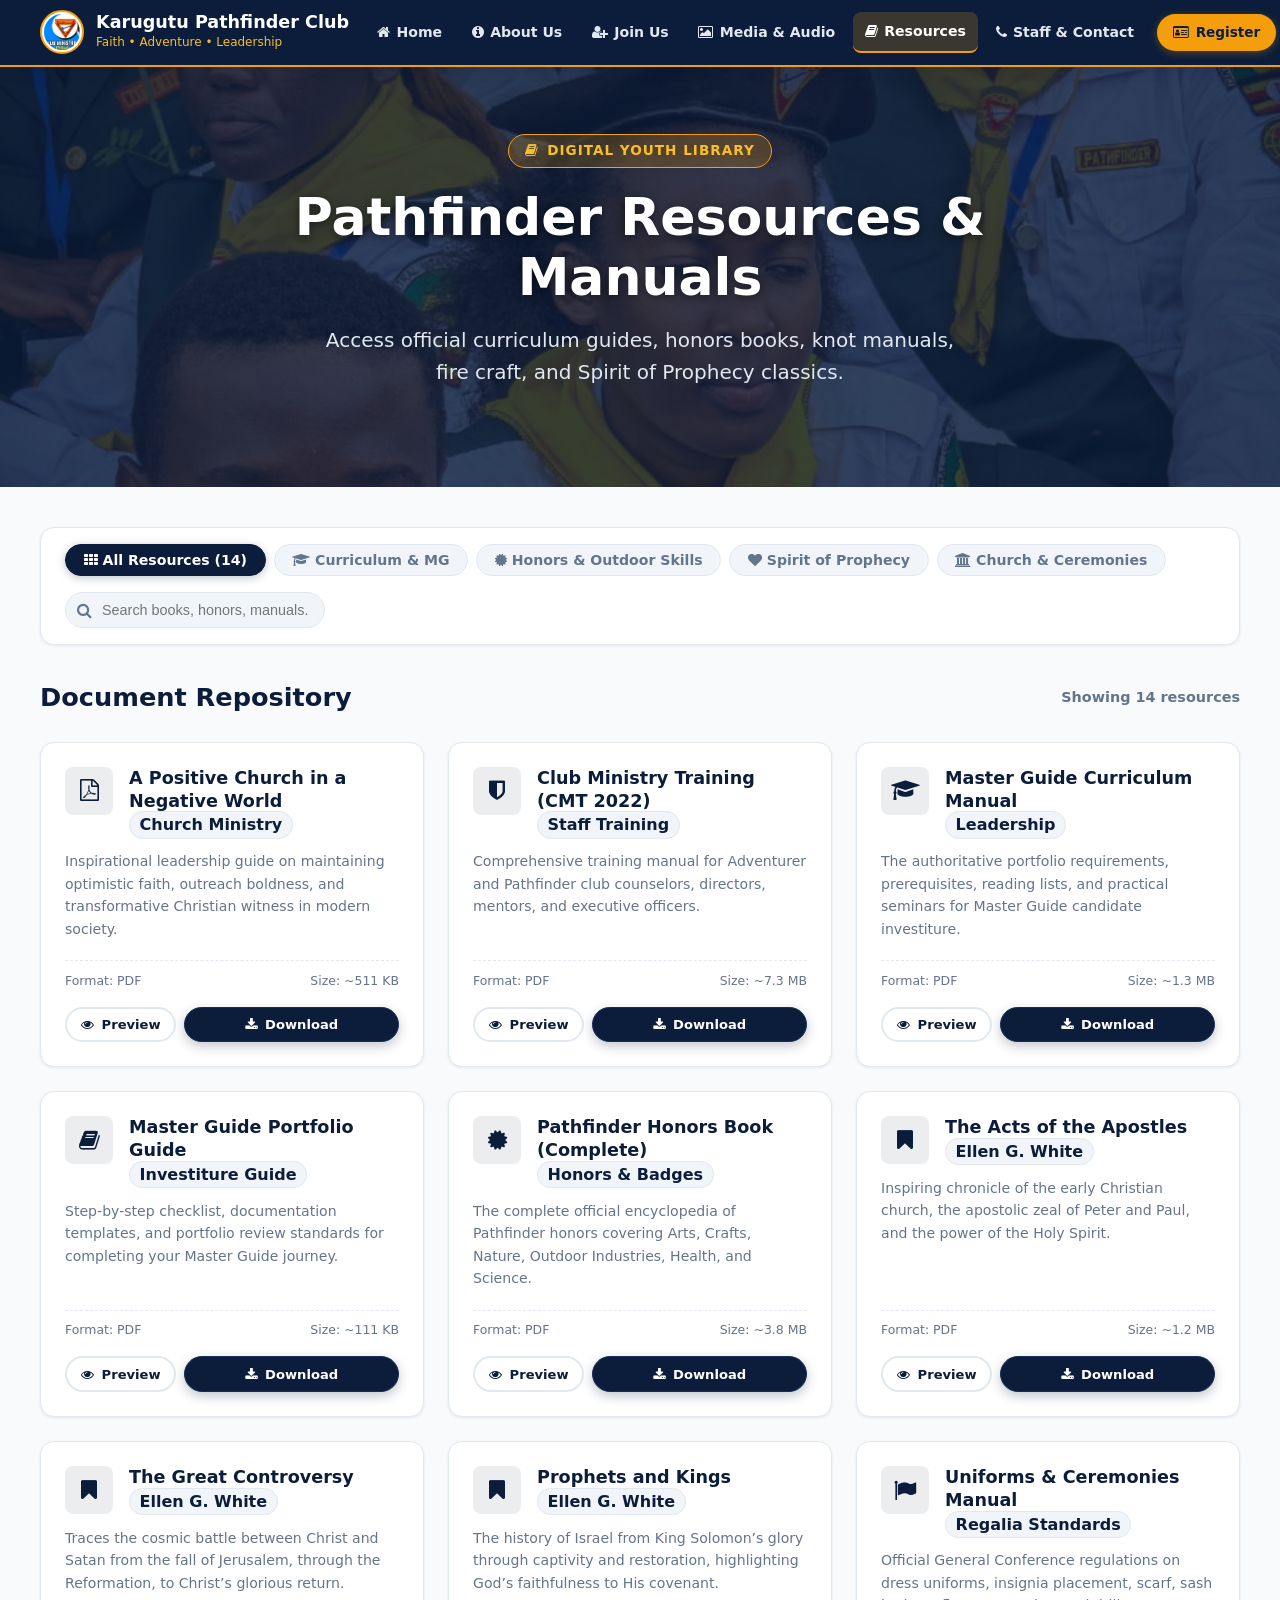
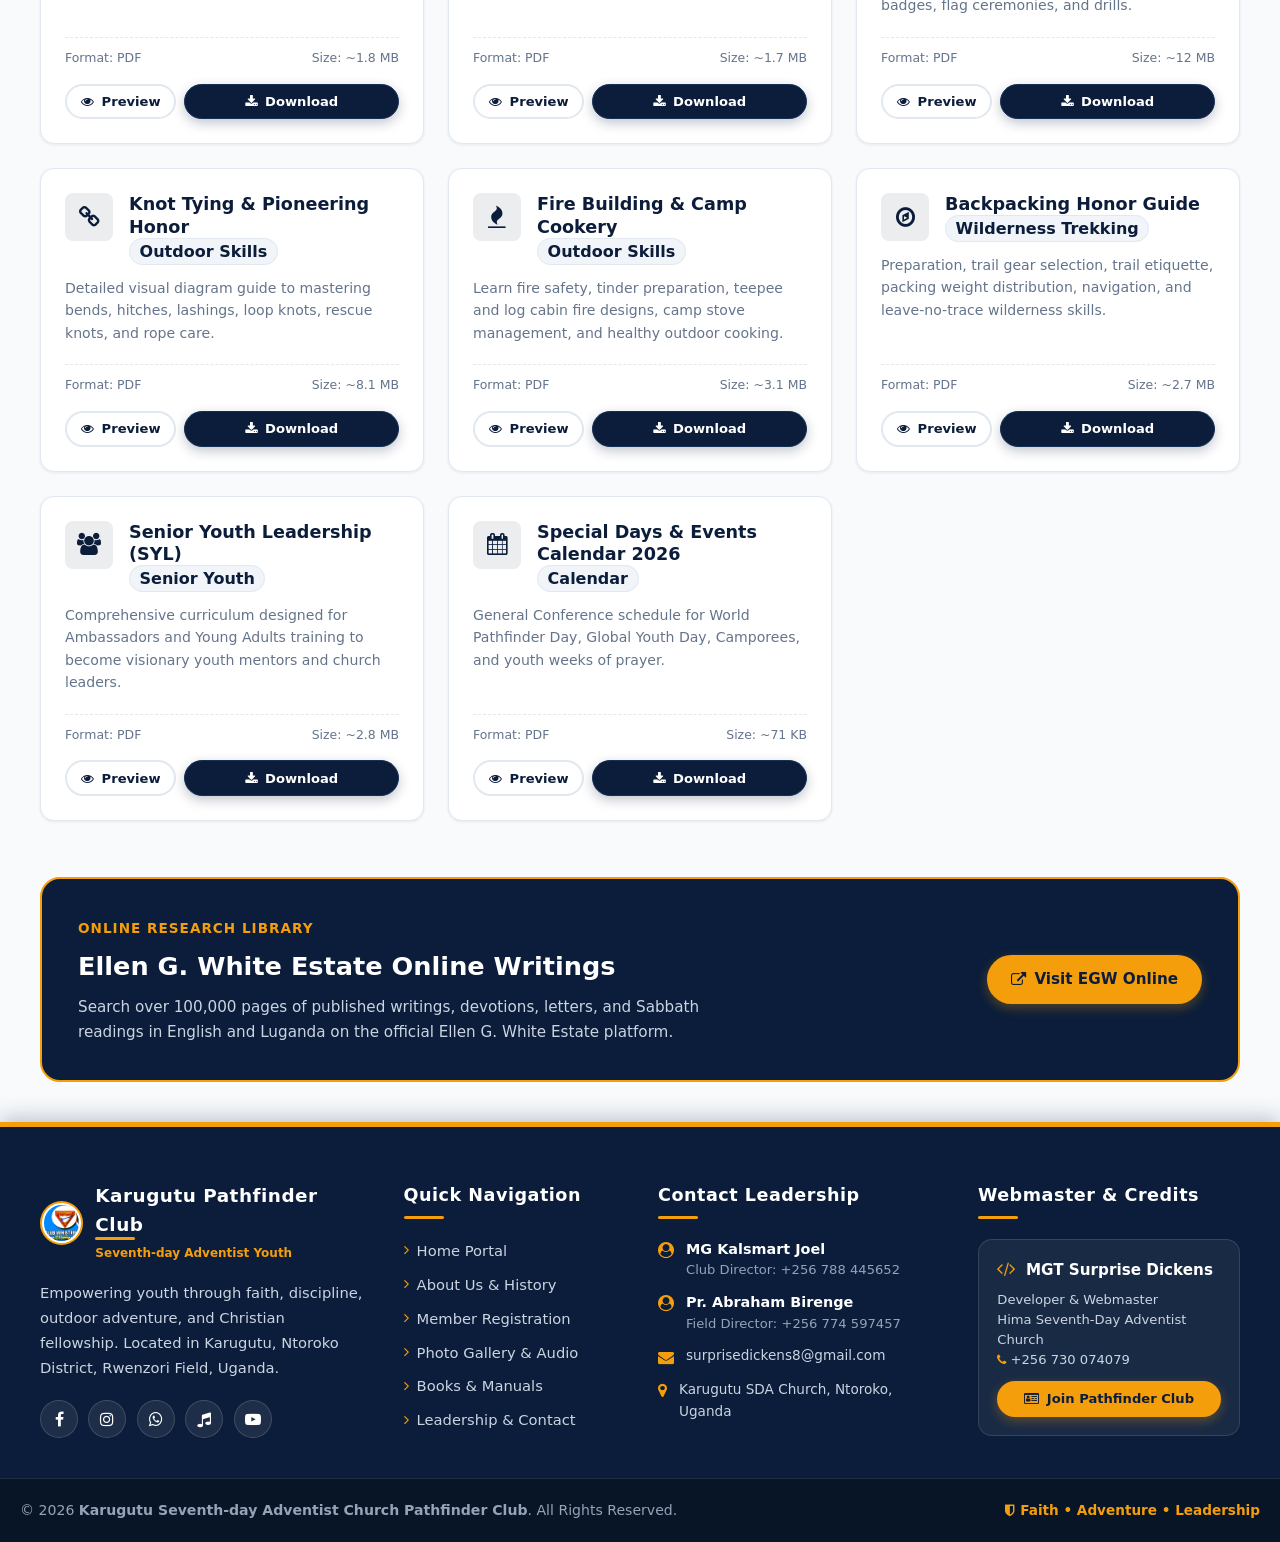
<file: RESOURCES.html>
<!DOCTYPE html>
<html lang="en">

<head>
    <meta charset="UTF-8">
    <meta name="viewport" content="width=device-width, initial-scale=1.0">
    <title>Resources & Library | Karugutu SDA Pathfinder Club</title>
    <link rel="icon" type="image/png" href="images/KA.png">
    <link rel="stylesheet" href="https://cdnjs.cloudflare.com/ajax/libs/font-awesome/4.7.0/css/font-awesome.min.css">
    <link rel="stylesheet" href="main.css">
    <style>
        .resources-grid {
            display: grid;
            grid-template-columns: repeat(auto-fill, minmax(320px, 1fr));
            gap: 1.5rem;
        }
        .resource-card {
            background: var(--surface);
            border: 1px solid var(--border);
            border-radius: var(--radius-md);
            padding: 1.5rem;
            display: flex;
            flex-direction: column;
            box-shadow: var(--shadow-sm);
            transition: var(--transition);
        }
        .resource-card:hover {
            transform: translateY(-4px);
            box-shadow: var(--shadow-lg);
            border-color: var(--accent);
        }
        .resource-header {
            display: flex;
            align-items: flex-start;
            gap: 1rem;
            margin-bottom: 0.75rem;
        }
        .resource-icon-box {
            width: 48px;
            height: 48px;
            border-radius: var(--radius-sm);
            background: rgba(11, 29, 58, 0.08);
            color: var(--navy);
            display: flex;
            align-items: center;
            justify-content: center;
            font-size: 1.4rem;
            flex-shrink: 0;
        }
        .resource-title {
            font-size: 1.1rem;
            font-weight: 700;
            color: var(--navy);
            line-height: 1.3;
        }
        .resource-desc {
            font-size: 0.88rem;
            color: var(--text-muted);
            margin-bottom: 1.25rem;
            flex: 1;
            line-height: 1.6;
        }
        .resource-meta {
            display: flex;
            align-items: center;
            justify-content: space-between;
            font-size: 0.78rem;
            color: var(--text-muted);
            margin-bottom: 1rem;
            padding-top: 0.6rem;
            border-top: 1px dashed var(--border);
        }
        .resource-badge {
            background: var(--surface-alt);
            color: var(--navy);
            padding: 0.2rem 0.6rem;
            border-radius: var(--radius-full);
            font-weight: 600;
            border: 1px solid var(--border);
        }
        .resource-actions {
            display: flex;
            gap: 0.5rem;
        }
        .pdf-preview-frame {
            width: 100%;
            height: 70vh;
            border: none;
            border-radius: var(--radius-sm);
        }
    </style>
</head>

<body>

    <!-- TOP NAVIGATION BAR -->
    <header class="site-header">
        <div class="nav-container">
            <div class="brand-wrapper">
                <a href="INDEX.html">
                    <img src="images/KA.png" alt="Karugutu SDA Pathfinder Logo" class="brand-logo">
                </a>
                <div class="brand-text">
                    <h1>Karugutu Pathfinder Club</h1>
                    <p>Faith &bull; Adventure &bull; Leadership</p>
                </div>
            </div>

            <nav>
                <ul class="nav-menu">
                    <li><a href="INDEX.html" class="nav-link"><i class="fa fa-home"></i> Home</a></li>
                    <li><a href="ABOUT US.html" class="nav-link"><i class="fa fa-info-circle"></i> About Us</a></li>
                    <li><a href="JOIN US.html" class="nav-link"><i class="fa fa-user-plus"></i> Join Us</a></li>
                    <li><a href="MEDIA.html" class="nav-link"><i class="fa fa-photo"></i> Media & Audio</a></li>
                    <li><a href="RESOURCES.html" class="nav-link active"><i class="fa fa-book"></i> Resources</a></li>
                    <li><a href="STAFF & CONTACT.html" class="nav-link"><i class="fa fa-phone"></i> Staff & Contact</a></li>
                    <li><a href="JOIN US.html" class="nav-cta-btn"><i class="fa fa-id-card-o"></i> Register</a></li>
                </ul>
            </nav>

            <button class="menu-toggle-btn" aria-label="Toggle Navigation Menu">
                <i class="fa fa-bars" aria-hidden="true"></i>
            </button>
        </div>
    </header>
    <div class="mobile-overlay"></div>

    <!-- HERO SECTION -->
    <section class="hero-banner" style="background-image: url('images/resources image.png');">
        <div class="hero-overlay"></div>
        <div class="hero-content">
            <span class="hero-badge"><i class="fa fa-book"></i> Digital Youth Library</span>
            <h1 class="hero-title">Pathfinder Resources & Manuals</h1>
            <p class="hero-subtitle">Access official curriculum guides, honors books, knot manuals, fire craft, and Spirit of Prophecy classics.</p>
        </div>
    </section>

    <!-- MAIN WRAPPER -->
    <main class="main-wrapper">

        <!-- CONTROLS & SEARCH BAR -->
        <div class="controls-bar">
            <div class="filter-pills">
                <button class="filter-pill resource-filter-pill active" data-filter="all">
                    <i class="fa fa-th"></i> All Resources (14)
                </button>
                <button class="filter-pill resource-filter-pill" data-filter="curriculum">
                    <i class="fa fa-graduation-cap"></i> Curriculum & MG
                </button>
                <button class="filter-pill resource-filter-pill" data-filter="honors">
                    <i class="fa fa-certificate"></i> Honors & Outdoor Skills
                </button>
                <button class="filter-pill resource-filter-pill" data-filter="spirituality">
                    <i class="fa fa-heart"></i> Spirit of Prophecy
                </button>
                <button class="filter-pill resource-filter-pill" data-filter="church">
                    <i class="fa fa-university"></i> Church & Ceremonies
                </button>
            </div>

            <div class="search-input-wrapper">
                <i class="fa fa-search"></i>
                <input type="text" id="resourceSearchInput" class="search-input" placeholder="Search books, honors, manuals...">
            </div>
        </div>

        <div style="display:flex; justify-content:space-between; align-items:center; margin-bottom:1.5rem;">
            <h2 style="font-size:1.6rem; color:var(--navy);">Document Repository</h2>
            <span id="resourceCountDisplay" style="color:var(--text-muted); font-size:0.9rem; font-weight:600;">Showing 14 resources</span>
        </div>

        <!-- RESOURCES GRID -->
        <div class="resources-grid">

            <!-- 1. Positive Church in a Negative World -->
            <div class="resource-card" data-category="church">
                <div class="resource-header">
                    <div class="resource-icon-box"><i class="fa fa-file-pdf-o"></i></div>
                    <div>
                        <h3 class="resource-title">A Positive Church in a Negative World</h3>
                        <span class="resource-badge">Church Ministry</span>
                    </div>
                </div>
                <p class="resource-desc">
                    Inspirational leadership guide on maintaining optimistic faith, outreach boldness, and transformative Christian witness in modern society.
                </p>
                <div class="resource-meta">
                    <span>Format: PDF</span>
                    <span>Size: ~511 KB</span>
                </div>
                <div class="resource-actions">
                    <button class="btn btn-outline btn-sm" data-preview-pdf="A Positive Church in a Negative World.pdf" data-title="A Positive Church in a Negative World" style="color:var(--navy); border-color:var(--border);">
                        <i class="fa fa-eye"></i> Preview
                    </button>
                    <a href="A Positive Church in a Negative World.pdf" download class="btn btn-primary btn-sm" style="flex:1;">
                        <i class="fa fa-download"></i> Download
                    </a>
                </div>
            </div>

            <!-- 2. Club Ministry Training (CMT) -->
            <div class="resource-card" data-category="curriculum">
                <div class="resource-header">
                    <div class="resource-icon-box"><i class="fa fa-shield"></i></div>
                    <div>
                        <h3 class="resource-title">Club Ministry Training (CMT 2022)</h3>
                        <span class="resource-badge">Staff Training</span>
                    </div>
                </div>
                <p class="resource-desc">
                    Comprehensive training manual for Adventurer and Pathfinder club counselors, directors, mentors, and executive officers.
                </p>
                <div class="resource-meta">
                    <span>Format: PDF</span>
                    <span>Size: ~7.3 MB</span>
                </div>
                <div class="resource-actions">
                    <button class="btn btn-outline btn-sm" data-preview-pdf="CMT-2022.pdf" data-title="Club Ministry Training (CMT 2022)" style="color:var(--navy); border-color:var(--border);">
                        <i class="fa fa-eye"></i> Preview
                    </button>
                    <a href="CMT-2022.pdf" download class="btn btn-primary btn-sm" style="flex:1;">
                        <i class="fa fa-download"></i> Download
                    </a>
                </div>
            </div>

            <!-- 3. Master Guide Curriculum Manual -->
            <div class="resource-card" data-category="curriculum">
                <div class="resource-header">
                    <div class="resource-icon-box"><i class="fa fa-graduation-cap"></i></div>
                    <div>
                        <h3 class="resource-title">Master Guide Curriculum Manual</h3>
                        <span class="resource-badge">Leadership</span>
                    </div>
                </div>
                <p class="resource-desc">
                    The authoritative portfolio requirements, prerequisites, reading lists, and practical seminars for Master Guide candidate investiture.
                </p>
                <div class="resource-meta">
                    <span>Format: PDF</span>
                    <span>Size: ~1.3 MB</span>
                </div>
                <div class="resource-actions">
                    <button class="btn btn-outline btn-sm" data-preview-pdf="MG-curriculum-manual (1).pdf" data-title="Master Guide Curriculum Manual" style="color:var(--navy); border-color:var(--border);">
                        <i class="fa fa-eye"></i> Preview
                    </button>
                    <a href="MG-curriculum-manual (1).pdf" download class="btn btn-primary btn-sm" style="flex:1;">
                        <i class="fa fa-download"></i> Download
                    </a>
                </div>
            </div>

            <!-- 4. Master Guide Portfolio Guide -->
            <div class="resource-card" data-category="curriculum">
                <div class="resource-header">
                    <div class="resource-icon-box"><i class="fa fa-book"></i></div>
                    <div>
                        <h3 class="resource-title">Master Guide Portfolio Guide</h3>
                        <span class="resource-badge">Investiture Guide</span>
                    </div>
                </div>
                <p class="resource-desc">
                    Step-by-step checklist, documentation templates, and portfolio review standards for completing your Master Guide journey.
                </p>
                <div class="resource-meta">
                    <span>Format: PDF</span>
                    <span>Size: ~111 KB</span>
                </div>
                <div class="resource-actions">
                    <button class="btn btn-outline btn-sm" data-preview-pdf="Master Guide Portfolio Guide.pdf" data-title="Master Guide Portfolio Guide" style="color:var(--navy); border-color:var(--border);">
                        <i class="fa fa-eye"></i> Preview
                    </button>
                    <a href="Master Guide Portfolio Guide.pdf" download class="btn btn-primary btn-sm" style="flex:1;">
                        <i class="fa fa-download"></i> Download
                    </a>
                </div>
            </div>

            <!-- 5. Honors Book 2014 -->
            <div class="resource-card" data-category="honors">
                <div class="resource-header">
                    <div class="resource-icon-box"><i class="fa fa-certificate"></i></div>
                    <div>
                        <h3 class="resource-title">Pathfinder Honors Book (Complete)</h3>
                        <span class="resource-badge">Honors & Badges</span>
                    </div>
                </div>
                <p class="resource-desc">
                    The complete official encyclopedia of Pathfinder honors covering Arts, Crafts, Nature, Outdoor Industries, Health, and Science.
                </p>
                <div class="resource-meta">
                    <span>Format: PDF</span>
                    <span>Size: ~3.8 MB</span>
                </div>
                <div class="resource-actions">
                    <button class="btn btn-outline btn-sm" data-preview-pdf="Honors_Book_2014.pdf" data-title="Pathfinder Honors Book" style="color:var(--navy); border-color:var(--border);">
                        <i class="fa fa-eye"></i> Preview
                    </button>
                    <a href="Honors_Book_2014.pdf" download class="btn btn-primary btn-sm" style="flex:1;">
                        <i class="fa fa-download"></i> Download
                    </a>
                </div>
            </div>

            <!-- 6. Acts of the Apostles -->
            <div class="resource-card" data-category="spirituality">
                <div class="resource-header">
                    <div class="resource-icon-box"><i class="fa fa-bookmark"></i></div>
                    <div>
                        <h3 class="resource-title">The Acts of the Apostles</h3>
                        <span class="resource-badge">Ellen G. White</span>
                    </div>
                </div>
                <p class="resource-desc">
                    Inspiring chronicle of the early Christian church, the apostolic zeal of Peter and Paul, and the power of the Holy Spirit.
                </p>
                <div class="resource-meta">
                    <span>Format: PDF</span>
                    <span>Size: ~1.2 MB</span>
                </div>
                <div class="resource-actions">
                    <button class="btn btn-outline btn-sm" data-preview-pdf="acts of apostles.pdf" data-title="The Acts of the Apostles - Ellen G. White" style="color:var(--navy); border-color:var(--border);">
                        <i class="fa fa-eye"></i> Preview
                    </button>
                    <a href="acts of apostles.pdf" download class="btn btn-primary btn-sm" style="flex:1;">
                        <i class="fa fa-download"></i> Download
                    </a>
                </div>
            </div>

            <!-- 7. The Great Controversy -->
            <div class="resource-card" data-category="spirituality">
                <div class="resource-header">
                    <div class="resource-icon-box"><i class="fa fa-bookmark"></i></div>
                    <div>
                        <h3 class="resource-title">The Great Controversy</h3>
                        <span class="resource-badge">Ellen G. White</span>
                    </div>
                </div>
                <p class="resource-desc">
                    Traces the cosmic battle between Christ and Satan from the fall of Jerusalem, through the Reformation, to Christ’s glorious return.
                </p>
                <div class="resource-meta">
                    <span>Format: PDF</span>
                    <span>Size: ~1.8 MB</span>
                </div>
                <div class="resource-actions">
                    <button class="btn btn-outline btn-sm" data-preview-pdf="great controversy.pdf" data-title="The Great Controversy - Ellen G. White" style="color:var(--navy); border-color:var(--border);">
                        <i class="fa fa-eye"></i> Preview
                    </button>
                    <a href="great controversy.pdf" download class="btn btn-primary btn-sm" style="flex:1;">
                        <i class="fa fa-download"></i> Download
                    </a>
                </div>
            </div>

            <!-- 8. Prophets and Kings -->
            <div class="resource-card" data-category="spirituality">
                <div class="resource-header">
                    <div class="resource-icon-box"><i class="fa fa-bookmark"></i></div>
                    <div>
                        <h3 class="resource-title">Prophets and Kings</h3>
                        <span class="resource-badge">Ellen G. White</span>
                    </div>
                </div>
                <p class="resource-desc">
                    The history of Israel from King Solomon’s glory through captivity and restoration, highlighting God’s faithfulness to His covenant.
                </p>
                <div class="resource-meta">
                    <span>Format: PDF</span>
                    <span>Size: ~1.7 MB</span>
                </div>
                <div class="resource-actions">
                    <button class="btn btn-outline btn-sm" data-preview-pdf="prophets and kings.pdf" data-title="Prophets and Kings - Ellen G. White" style="color:var(--navy); border-color:var(--border);">
                        <i class="fa fa-eye"></i> Preview
                    </button>
                    <a href="prophets and kings.pdf" download class="btn btn-primary btn-sm" style="flex:1;">
                        <i class="fa fa-download"></i> Download
                    </a>
                </div>
            </div>

            <!-- 9. Uniforms & Ceremonies -->
            <div class="resource-card" data-category="church">
                <div class="resource-header">
                    <div class="resource-icon-box"><i class="fa fa-flag"></i></div>
                    <div>
                        <h3 class="resource-title">Uniforms & Ceremonies Manual</h3>
                        <span class="resource-badge">Regalia Standards</span>
                    </div>
                </div>
                <p class="resource-desc">
                    Official General Conference regulations on dress uniforms, insignia placement, scarf, sash badges, flag ceremonies, and drills.
                </p>
                <div class="resource-meta">
                    <span>Format: PDF</span>
                    <span>Size: ~12 MB</span>
                </div>
                <div class="resource-actions">
                    <button class="btn btn-outline btn-sm" data-preview-pdf="Uniforms & Ceremonies.pdf" data-title="Uniforms & Ceremonies Manual" style="color:var(--navy); border-color:var(--border);">
                        <i class="fa fa-eye"></i> Preview
                    </button>
                    <a href="Uniforms & Ceremonies.pdf" download class="btn btn-primary btn-sm" style="flex:1;">
                        <i class="fa fa-download"></i> Download
                    </a>
                </div>
            </div>

            <!-- 10. Knot Tying Honor -->
            <div class="resource-card" data-category="honors">
                <div class="resource-header">
                    <div class="resource-icon-box"><i class="fa fa-link"></i></div>
                    <div>
                        <h3 class="resource-title">Knot Tying & Pioneering Honor</h3>
                        <span class="resource-badge">Outdoor Skills</span>
                    </div>
                </div>
                <p class="resource-desc">
                    Detailed visual diagram guide to mastering bends, hitches, lashings, loop knots, rescue knots, and rope care.
                </p>
                <div class="resource-meta">
                    <span>Format: PDF</span>
                    <span>Size: ~8.1 MB</span>
                </div>
                <div class="resource-actions">
                    <button class="btn btn-outline btn-sm" data-preview-pdf="knot.pdf" data-title="Knot Tying & Pioneering Honor" style="color:var(--navy); border-color:var(--border);">
                        <i class="fa fa-eye"></i> Preview
                    </button>
                    <a href="knot.pdf" download class="btn btn-primary btn-sm" style="flex:1;">
                        <i class="fa fa-download"></i> Download
                    </a>
                </div>
            </div>

            <!-- 11. Fire Building & Camp Cookery -->
            <div class="resource-card" data-category="honors">
                <div class="resource-header">
                    <div class="resource-icon-box"><i class="fa fa-fire"></i></div>
                    <div>
                        <h3 class="resource-title">Fire Building & Camp Cookery</h3>
                        <span class="resource-badge">Outdoor Skills</span>
                    </div>
                </div>
                <p class="resource-desc">
                    Learn fire safety, tinder preparation, teepee and log cabin fire designs, camp stove management, and healthy outdoor cooking.
                </p>
                <div class="resource-meta">
                    <span>Format: PDF</span>
                    <span>Size: ~3.1 MB</span>
                </div>
                <div class="resource-actions">
                    <button class="btn btn-outline btn-sm" data-preview-pdf="FIRE_BUILDING(1).pdf" data-title="Fire Building & Camp Cookery" style="color:var(--navy); border-color:var(--border);">
                        <i class="fa fa-eye"></i> Preview
                    </button>
                    <a href="FIRE_BUILDING(1).pdf" download class="btn btn-primary btn-sm" style="flex:1;">
                        <i class="fa fa-download"></i> Download
                    </a>
                </div>
            </div>

            <!-- 12. Backpacking Honor -->
            <div class="resource-card" data-category="honors">
                <div class="resource-header">
                    <div class="resource-icon-box"><i class="fa fa-compass"></i></div>
                    <div>
                        <h3 class="resource-title">Backpacking Honor Guide</h3>
                        <span class="resource-badge">Wilderness Trekking</span>
                    </div>
                </div>
                <p class="resource-desc">
                    Preparation, trail gear selection, trail etiquette, packing weight distribution, navigation, and leave-no-trace wilderness skills.
                </p>
                <div class="resource-meta">
                    <span>Format: PDF</span>
                    <span>Size: ~2.7 MB</span>
                </div>
                <div class="resource-actions">
                    <button class="btn btn-outline btn-sm" data-preview-pdf="MGO_BackpackingHonor (1).pdf" data-title="Backpacking Honor Guide" style="color:var(--navy); border-color:var(--border);">
                        <i class="fa fa-eye"></i> Preview
                    </button>
                    <a href="MGO_BackpackingHonor (1).pdf" download class="btn btn-primary btn-sm" style="flex:1;">
                        <i class="fa fa-download"></i> Download
                    </a>
                </div>
            </div>

            <!-- 13. Senior Youth Leadership (SYL) -->
            <div class="resource-card" data-category="curriculum">
                <div class="resource-header">
                    <div class="resource-icon-box"><i class="fa fa-users"></i></div>
                    <div>
                        <h3 class="resource-title">Senior Youth Leadership (SYL)</h3>
                        <span class="resource-badge">Senior Youth</span>
                    </div>
                </div>
                <p class="resource-desc">
                    Comprehensive curriculum designed for Ambassadors and Young Adults training to become visionary youth mentors and church leaders.
                </p>
                <div class="resource-meta">
                    <span>Format: PDF</span>
                    <span>Size: ~2.8 MB</span>
                </div>
                <div class="resource-actions">
                    <button class="btn btn-outline btn-sm" data-preview-pdf="SYL18-Final-HIGHres.pdf" data-title="Senior Youth Leadership (SYL)" style="color:var(--navy); border-color:var(--border);">
                        <i class="fa fa-eye"></i> Preview
                    </button>
                    <a href="SYL18-Final-HIGHres.pdf" download class="btn btn-primary btn-sm" style="flex:1;">
                        <i class="fa fa-download"></i> Download
                    </a>
                </div>
            </div>

            <!-- 14. World Church Calendar 2026 -->
            <div class="resource-card" data-category="church">
                <div class="resource-header">
                    <div class="resource-icon-box"><i class="fa fa-calendar"></i></div>
                    <div>
                        <h3 class="resource-title">Special Days & Events Calendar 2026</h3>
                        <span class="resource-badge">Calendar</span>
                    </div>
                </div>
                <p class="resource-desc">
                    General Conference schedule for World Pathfinder Day, Global Youth Day, Camporees, and youth weeks of prayer.
                </p>
                <div class="resource-meta">
                    <span>Format: PDF</span>
                    <span>Size: ~71 KB</span>
                </div>
                <div class="resource-actions">
                    <button class="btn btn-outline btn-sm" data-preview-pdf="Calendar-of-Special-Days-and-Events-World-2026 (2).pdf" data-title="Special Days & Events Calendar 2026" style="color:var(--navy); border-color:var(--border);">
                        <i class="fa fa-eye"></i> Preview
                    </button>
                    <a href="Calendar-of-Special-Days-and-Events-World-2026 (2).pdf" download class="btn btn-primary btn-sm" style="flex:1;">
                        <i class="fa fa-download"></i> Download
                    </a>
                </div>
            </div>

        </div>

        <!-- EXTERNAL DIGITAL ARCHIVE LINK -->
        <section style="margin-top: 3.5rem; background-color: var(--navy); border-radius: var(--radius-lg); padding: 2.25rem; color:#fff; display:flex; flex-wrap:wrap; align-items:center; justify-content:space-between; gap:1.5rem; border:2px solid var(--accent);">
            <div>
                <span style="color:var(--accent); font-weight:700; text-transform:uppercase; font-size:0.85rem; letter-spacing:1px;">Online Research Library</span>
                <h3 style="font-size:1.6rem; margin:0.35rem 0 0.5rem;">Ellen G. White Estate Online Writings</h3>
                <p style="color:#cbd5e1; font-size:0.95rem; max-width:650px;">
                    Search over 100,000 pages of published writings, devotions, letters, and Sabbath readings in English and Luganda on the official Ellen G. White Estate platform.
                </p>
            </div>
            <div>
                <a href="https://ellenwhite.org/" target="_blank" class="btn btn-accent"><i class="fa fa-external-link"></i> Visit EGW Online</a>
            </div>
        </section>

    </main>

    <!-- INTERACTIVE PDF PREVIEW MODAL -->
    <div id="pdfPreviewModal" class="custom-modal">
        <div class="modal-dialog" style="max-width: 900px; width: 95%;">
            <div class="modal-header">
                <h3 class="modal-title" id="pdfPreviewTitle"><i class="fa fa-file-text-o"></i> Document Preview</h3>
                <button class="modal-close-btn" data-close-modal>&times;</button>
            </div>
            <div class="modal-body" style="padding: 0.5rem;">
                <iframe id="pdfPreviewIframe" class="pdf-preview-frame" src=""></iframe>
            </div>
            <div class="modal-footer">
                <a id="pdfModalDownloadBtn" href="" download class="btn btn-primary btn-sm">
                    <i class="fa fa-download"></i> Download File
                </a>
                <button class="btn btn-outline btn-sm" data-close-modal style="color:var(--navy); border-color:var(--border);">Close</button>
            </div>
        </div>
    </div>

    <!-- FOOTER -->
    <footer class="site-footer">
        <div class="footer-container">
            <!-- Col 1: Club Identity & Social -->
            <div class="footer-col">
                <div style="display:flex; align-items:center; gap:0.75rem; margin-bottom:1rem;">
                    <img src="images/KA.png" alt="Karugutu SDA Pathfinder Logo" style="width:44px; height:44px; border-radius:50%; background:#fff; padding:2px; border:2px solid var(--accent);">
                    <div>
                        <h3 style="margin:0; padding:0; border:none; font-size:1.15rem; color:#fff;">Karugutu Pathfinder Club</h3>
                        <span style="font-size:0.75rem; color:var(--accent); font-weight:600;">Seventh-day Adventist Youth</span>
                    </div>
                </div>
                <p class="footer-desc">
                    Empowering youth through faith, discipline, outdoor adventure, and Christian fellowship. Located in Karugutu, Ntoroko District, Rwenzori Field, Uganda.
                </p>
                <div class="footer-social-links">
                    <a href="https://www.facebook.com/profile.php?id=61569756547090" target="_blank" class="social-icon-btn" aria-label="Facebook" title="Facebook"><i class="fa fa-facebook"></i></a>
                    <a href="https://www.instagram.com/karugutu_sda_church_pathfinder?igsh=MTYyajJ6eW5udzZ6dw==" target="_blank" class="social-icon-btn" aria-label="Instagram" title="Instagram"><i class="fa fa-instagram"></i></a>
                    <a href="https://whatsapp.com/channel/0029VbBUS8A5kg73nINDEj068:27%20PM" target="_blank" class="social-icon-btn" aria-label="WhatsApp Channel" title="WhatsApp"><i class="fa fa-whatsapp"></i></a>
                    <a href="https://www.tiktok.com/@karugutu.sda.chur" target="_blank" class="social-icon-btn" aria-label="TikTok" title="TikTok"><i class="fa fa-music"></i></a>
                    <a href="https://www.youtube.com/@KarugutuPathfinderClub" target="_blank" class="social-icon-btn" aria-label="YouTube" title="YouTube"><i class="fa fa-youtube-play"></i></a>
                </div>
            </div>

            <!-- Col 2: Quick Navigation -->
            <div class="footer-col">
                <h3>Quick Navigation</h3>
                <ul class="footer-links-list">
                    <li><a href="INDEX.html"><i class="fa fa-angle-right" style="color:var(--accent);"></i> Home Portal</a></li>
                    <li><a href="ABOUT US.html"><i class="fa fa-angle-right" style="color:var(--accent);"></i> About Us & History</a></li>
                    <li><a href="JOIN US.html"><i class="fa fa-angle-right" style="color:var(--accent);"></i> Member Registration</a></li>
                    <li><a href="MEDIA.html"><i class="fa fa-angle-right" style="color:var(--accent);"></i> Photo Gallery & Audio</a></li>
                    <li><a href="RESOURCES.html"><i class="fa fa-angle-right" style="color:var(--accent);"></i> Books & Manuals</a></li>
                    <li><a href="STAFF & CONTACT.html"><i class="fa fa-angle-right" style="color:var(--accent);"></i> Leadership & Contact</a></li>
                </ul>
            </div>

            <!-- Col 3: Direct Contact Information -->
            <div class="footer-col">
                <h3>Contact Leadership</h3>
                <ul class="footer-contact-list">
                    <li class="footer-contact-item">
                        <i class="fa fa-user-circle"></i>
                        <div>
                            <strong style="color:#fff;">MG Kalsmart Joel</strong>
                            <div style="font-size:0.82rem; color:#94a3b8;">Club Director: +256 788 445652</div>
                        </div>
                    </li>
                    <li class="footer-contact-item">
                        <i class="fa fa-user-circle"></i>
                        <div>
                            <strong style="color:#fff;">Pr. Abraham Birenge</strong>
                            <div style="font-size:0.82rem; color:#94a3b8;">Field Director: +256 774 597457</div>
                        </div>
                    </li>
                    <li class="footer-contact-item">
                        <i class="fa fa-envelope"></i>
                        <div>
                            <span style="font-size:0.85rem;">surprisedickens8@gmail.com</span>
                        </div>
                    </li>
                    <li class="footer-contact-item">
                        <i class="fa fa-map-marker"></i>
                        <div>
                            <span style="font-size:0.85rem;">Karugutu SDA Church, Ntoroko, Uganda</span>
                        </div>
                    </li>
                </ul>
            </div>

            <!-- Col 4: Developer Acknowledgement Card -->
            <div class="footer-col">
                <h3>Webmaster & Credits</h3>
                <div class="footer-badge-card">
                    <div style="display:flex; align-items:center; gap:0.6rem; margin-bottom:0.5rem;">
                        <i class="fa fa-code" style="color:var(--accent); font-size:1.1rem;"></i>
                        <strong style="color:#fff; font-size:0.95rem;">MGT Surprise Dickens</strong>
                    </div>
                    <p style="font-size:0.82rem; color:#cbd5e1; margin-bottom:0.75rem; line-height:1.5;">
                        Developer & Webmaster<br>
                        Hima Seventh-Day Adventist Church<br>
                        <i class="fa fa-phone" style="color:var(--accent); font-size:0.75rem;"></i> +256 730 074079
                    </p>
                    <a href="JOIN US.html" class="btn btn-accent btn-sm" style="width:100%; text-align:center; font-size:0.82rem; padding:0.45rem 0.8rem;">
                        <i class="fa fa-id-card-o"></i> Join Pathfinder Club
                    </a>
                </div>
            </div>
        </div>

        <!-- Footer Bottom Bar -->
        <div class="footer-bottom">
            <div class="footer-bottom-inner">
                <div>
                    &copy; 2026 <strong>Karugutu Seventh-day Adventist Church Pathfinder Club</strong>. All Rights Reserved.
                </div>
                <div style="color:var(--accent); font-weight:600; font-size:0.85rem;">
                    <i class="fa fa-shield"></i> Faith &bull; Adventure &bull; Leadership
                </div>
            </div>
        </div>
    </footer>

    <!-- FLOATING BACK TO TOP BUTTON -->
    <button id="backToTopBtn" class="back-to-top" aria-label="Scroll back to top">
        <i class="fa fa-chevron-up" aria-hidden="true"></i>
    </button>

    <script src="app.js"></script>
</body>

</html>
</file>
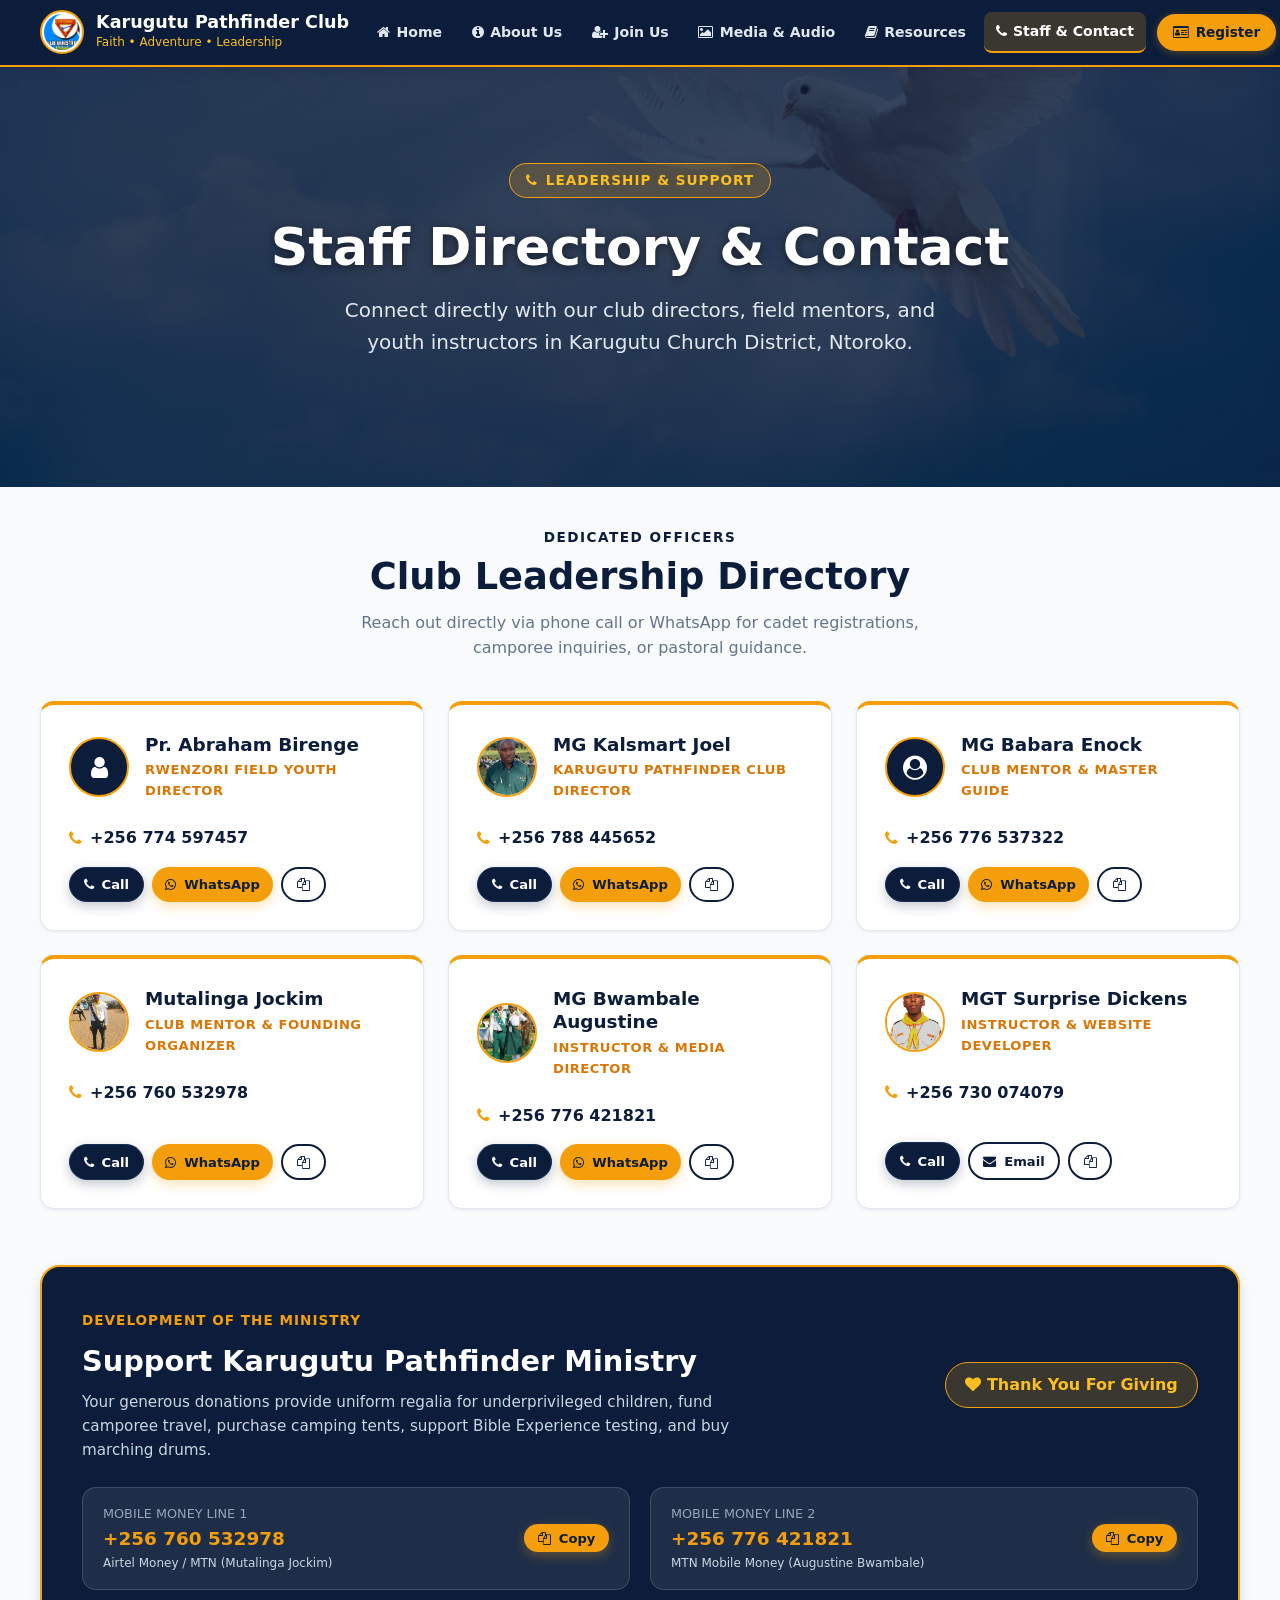
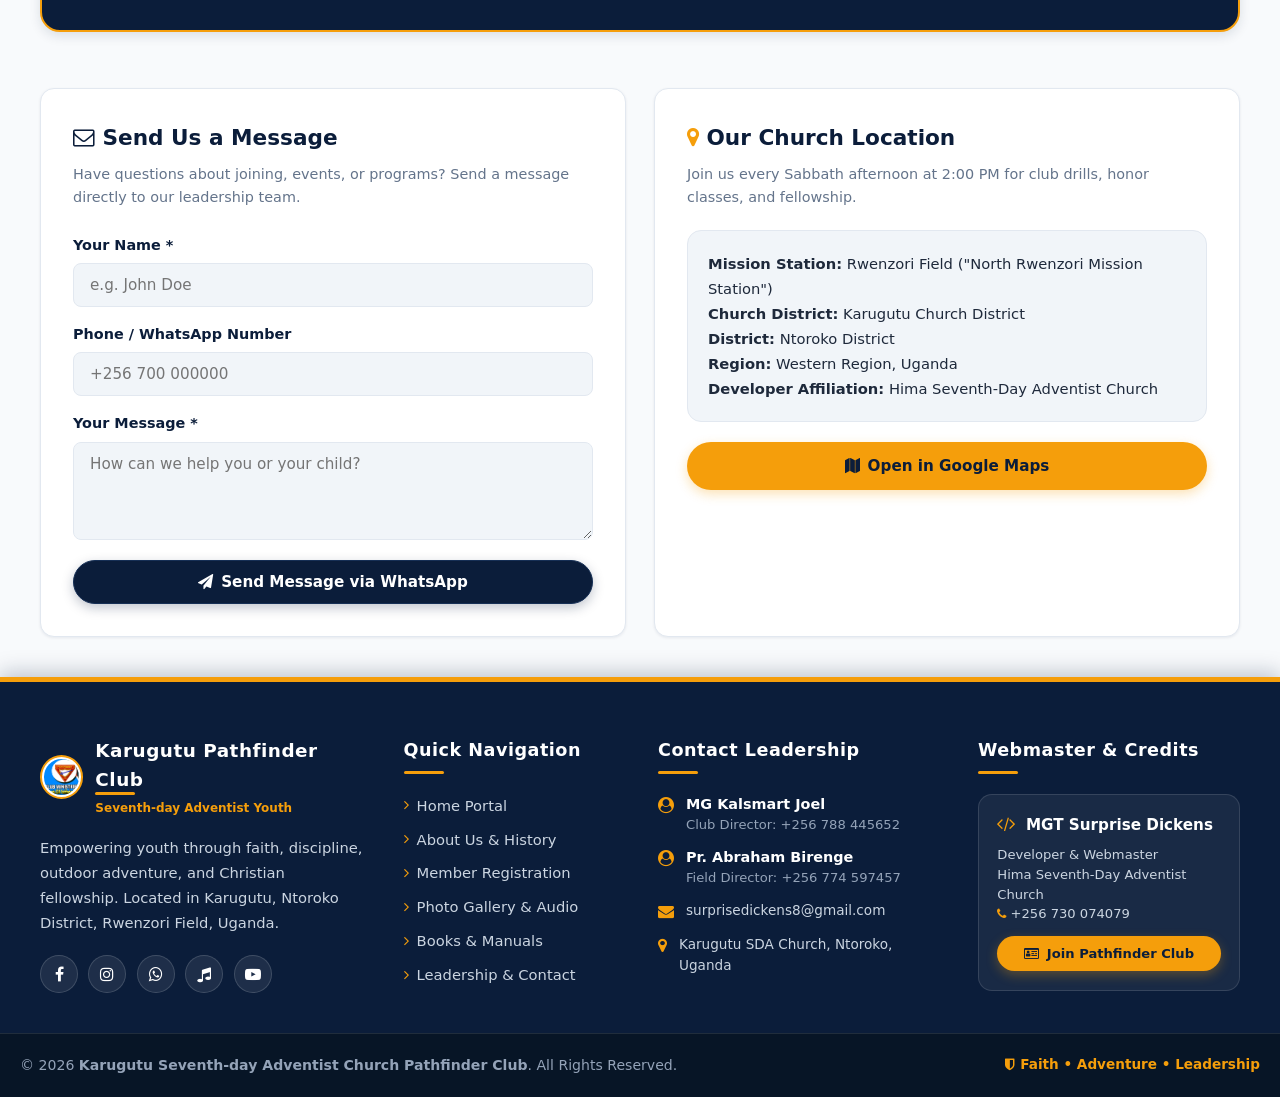
<file: STAFF & CONTACT.html>
<!DOCTYPE html>
<html lang="en">

<head>
    <meta charset="UTF-8">
    <meta name="viewport" content="width=device-width, initial-scale=1.0">
    <title>Staff & Contact | Karugutu SDA Pathfinder Club</title>
    <link rel="icon" type="image/png" href="images/KA.png">
    <link rel="stylesheet" href="https://cdnjs.cloudflare.com/ajax/libs/font-awesome/4.7.0/css/font-awesome.min.css">
    <link rel="stylesheet" href="main.css">
</head>

<body>

    <!-- TOP NAVIGATION BAR -->
    <header class="site-header">
        <div class="nav-container">
            <div class="brand-wrapper">
                <a href="INDEX.html">
                    <img src="images/KA.png" alt="Karugutu SDA Pathfinder Logo" class="brand-logo">
                </a>
                <div class="brand-text">
                    <h1>Karugutu Pathfinder Club</h1>
                    <p>Faith &bull; Adventure &bull; Leadership</p>
                </div>
            </div>

            <nav>
                <ul class="nav-menu">
                    <li><a href="INDEX.html" class="nav-link"><i class="fa fa-home"></i> Home</a></li>
                    <li><a href="ABOUT US.html" class="nav-link"><i class="fa fa-info-circle"></i> About Us</a></li>
                    <li><a href="JOIN US.html" class="nav-link"><i class="fa fa-user-plus"></i> Join Us</a></li>
                    <li><a href="MEDIA.html" class="nav-link"><i class="fa fa-photo"></i> Media & Audio</a></li>
                    <li><a href="RESOURCES.html" class="nav-link"><i class="fa fa-book"></i> Resources</a></li>
                    <li><a href="STAFF & CONTACT.html" class="nav-link active"><i class="fa fa-phone"></i> Staff & Contact</a></li>
                    <li><a href="JOIN US.html" class="nav-cta-btn"><i class="fa fa-id-card-o"></i> Register</a></li>
                </ul>
            </nav>

            <button class="menu-toggle-btn" aria-label="Toggle Navigation Menu">
                <i class="fa fa-bars" aria-hidden="true"></i>
            </button>
        </div>
    </header>
    <div class="mobile-overlay"></div>

    <!-- HERO SECTION -->
    <section class="hero-banner" style="background-image: url('images/dove-for-revival.jpeg');">
        <div class="hero-overlay"></div>
        <div class="hero-content">
            <span class="hero-badge"><i class="fa fa-phone"></i> Leadership & Support</span>
            <h1 class="hero-title">Staff Directory & Contact</h1>
            <p class="hero-subtitle">Connect directly with our club directors, field mentors, and youth instructors in Karugutu Church District, Ntoroko.</p>
        </div>
    </section>

    <!-- MAIN WRAPPER -->
    <main class="main-wrapper">

        <!-- LEADERSHIP DIRECTORY -->
        <div class="section-header">
            <span class="section-tag">Dedicated Officers</span>
            <h2 class="section-title">Club Leadership Directory</h2>
            <p class="section-desc">Reach out directly via phone call or WhatsApp for cadet registrations, camporee inquiries, or pastoral guidance.</p>
        </div>

        <div class="staff-grid">
            <!-- 1. Pr. Abraham Birenge -->
            <div class="staff-card">
                <div class="staff-header">
                    <div class="staff-avatar-box">
                        <i class="fa fa-user"></i>
                    </div>
                    <div>
                        <h3 class="staff-name">Pr. Abraham Birenge</h3>
                        <div class="staff-role">Rwenzori Field Youth Director</div>
                    </div>
                </div>
                <div class="staff-phone">
                    <i class="fa fa-phone"></i> +256 774 597457
                </div>
                <div class="staff-actions">
                    <a href="tel:+256774597457" class="btn btn-primary btn-sm"><i class="fa fa-phone"></i> Call</a>
                    <a href="https://wa.me/256774597457?text=Hello%20Pr.%20Abraham%20Birenge,%20I%20am%20contacting%20you%20from%20Karugutu%20Pathfinder%20Website" target="_blank" class="btn btn-accent btn-sm"><i class="fa fa-whatsapp"></i> WhatsApp</a>
                    <button class="btn btn-outline btn-sm" data-copy-number="+256774597457" title="Copy Phone Number"><i class="fa fa-copy"></i></button>
                </div>
            </div>

            <!-- 2. MG Kalsmart Joel -->
            <div class="staff-card">
                <div class="staff-header">
                    <div class="staff-avatar-box">
                        <img src="images/img7.jpeg" alt="Director Kalsmart Joel">
                    </div>
                    <div>
                        <h3 class="staff-name">MG Kalsmart Joel</h3>
                        <div class="staff-role">Karugutu Pathfinder Club Director</div>
                    </div>
                </div>
                <div class="staff-phone">
                    <i class="fa fa-phone"></i> +256 788 445652
                </div>
                <div class="staff-actions">
                    <a href="tel:+256788445652" class="btn btn-primary btn-sm"><i class="fa fa-phone"></i> Call</a>
                    <a href="https://wa.me/256788445652?text=Hello%20Director%20Kalsmart%20Joel,%20I%20am%20contacting%20you%20regarding%20Karugutu%20Pathfinder%20Club" target="_blank" class="btn btn-accent btn-sm"><i class="fa fa-whatsapp"></i> WhatsApp</a>
                    <button class="btn btn-outline btn-sm" data-copy-number="+256788445652" title="Copy Phone Number"><i class="fa fa-copy"></i></button>
                </div>
            </div>

            <!-- 3. MG Babara Enock -->
            <div class="staff-card">
                <div class="staff-header">
                    <div class="staff-avatar-box">
                        <i class="fa fa-user-circle"></i>
                    </div>
                    <div>
                        <h3 class="staff-name">MG Babara Enock</h3>
                        <div class="staff-role">Club Mentor & Master Guide</div>
                    </div>
                </div>
                <div class="staff-phone">
                    <i class="fa fa-phone"></i> +256 776 537322
                </div>
                <div class="staff-actions">
                    <a href="tel:+256776537322" class="btn btn-primary btn-sm"><i class="fa fa-phone"></i> Call</a>
                    <a href="https://wa.me/256776537322?text=Hello%20Mentor%20Babara%20Enock,%20I%20am%20contacting%20you%20from%20Karugutu%20Pathfinder%20Club" target="_blank" class="btn btn-accent btn-sm"><i class="fa fa-whatsapp"></i> WhatsApp</a>
                    <button class="btn btn-outline btn-sm" data-copy-number="+256776537322" title="Copy Phone Number"><i class="fa fa-copy"></i></button>
                </div>
            </div>

            <!-- 4. Mutalinga Jockim -->
            <div class="staff-card">
                <div class="staff-header">
                    <div class="staff-avatar-box">
                        <img src="images/cont 6.jpeg" alt="Mutalinga Jockim">
                    </div>
                    <div>
                        <h3 class="staff-name">Mutalinga Jockim</h3>
                        <div class="staff-role">Club Mentor & Founding Organizer</div>
                    </div>
                </div>
                <div class="staff-phone">
                    <i class="fa fa-phone"></i> +256 760 532978
                </div>
                <div class="staff-actions">
                    <a href="tel:+256760532978" class="btn btn-primary btn-sm"><i class="fa fa-phone"></i> Call</a>
                    <a href="https://wa.me/256760532978?text=Hello%20Mutalinga%20Jockim,%20I%20am%20contacting%20you%20regarding%20Karugutu%20Pathfinders" target="_blank" class="btn btn-accent btn-sm"><i class="fa fa-whatsapp"></i> WhatsApp</a>
                    <button class="btn btn-outline btn-sm" data-copy-number="+256760532978" title="Copy Phone Number"><i class="fa fa-copy"></i></button>
                </div>
            </div>

            <!-- 5. MG Bwambale Augustine Asingya -->
            <div class="staff-card">
                <div class="staff-header">
                    <div class="staff-avatar-box">
                        <img src="images/asigya.jpeg" alt="Augustine Asingya">
                    </div>
                    <div>
                        <h3 class="staff-name">MG Bwambale Augustine</h3>
                        <div class="staff-role">Instructor & Media Director</div>
                    </div>
                </div>
                <div class="staff-phone">
                    <i class="fa fa-phone"></i> +256 776 421821
                </div>
                <div class="staff-actions">
                    <a href="tel:+256776421821" class="btn btn-primary btn-sm"><i class="fa fa-phone"></i> Call</a>
                    <a href="https://wa.me/256776421821?text=Hello%20Instructor%20Augustine,%20I%20am%20contacting%20you%20from%20Karugutu%20Pathfinders" target="_blank" class="btn btn-accent btn-sm"><i class="fa fa-whatsapp"></i> WhatsApp</a>
                    <button class="btn btn-outline btn-sm" data-copy-number="+256776421821" title="Copy Phone Number"><i class="fa fa-copy"></i></button>
                </div>
            </div>

            <!-- 6. MGT Instructor Surprise Dickens -->
            <div class="staff-card">
                <div class="staff-header">
                    <div class="staff-avatar-box">
                        <img src="images/scroll 1.jpg" alt="Surprise Dickens">
                    </div>
                    <div>
                        <h3 class="staff-name">MGT Surprise Dickens</h3>
                        <div class="staff-role">Instructor & Website Developer</div>
                    </div>
                </div>
                <div class="staff-phone">
                    <i class="fa fa-phone"></i> +256 730 074079
                </div>
                <div class="staff-actions">
                    <a href="tel:+256730074079" class="btn btn-primary btn-sm"><i class="fa fa-phone"></i> Call</a>
                    <a href="mailto:surprisedickens8@gmail.com" class="btn btn-outline btn-sm"><i class="fa fa-envelope"></i> Email</a>
                    <button class="btn btn-outline btn-sm" data-copy-number="+256730074079" title="Copy Phone Number"><i class="fa fa-copy"></i></button>
                </div>
            </div>
        </div>

        <!-- DONATION & MINISTRY DEVELOPMENT HUB -->
        <div class="donation-box">
            <div style="display:flex; flex-wrap:wrap; justify-content:space-between; align-items:center; gap:1.5rem; margin-bottom:1.5rem;">
                <div>
                    <span style="color:var(--accent); font-weight:700; text-transform:uppercase; font-size:0.85rem; letter-spacing:1px;">Development of the Ministry</span>
                    <h3 style="font-size:1.8rem; margin:0.35rem 0; color:#fff;">Support Karugutu Pathfinder Ministry</h3>
                    <p style="color:#cbd5e1; font-size:0.95rem; max-width:650px;">
                        Your generous donations provide uniform regalia for underprivileged children, fund camporee travel, purchase camping tents, support Bible Experience testing, and buy marching drums.
                    </p>
                </div>
                <div style="background:rgba(245,158,11,0.2); border:1px solid var(--accent); padding:0.6rem 1.2rem; border-radius:var(--radius-full); color:var(--accent-light); font-weight:700;">
                    <i class="fa fa-heart"></i> Thank You For Giving
                </div>
            </div>

            <div style="display:grid; grid-template-columns:repeat(auto-fit, minmax(280px, 1fr)); gap:1.25rem;">
                <div class="donation-item">
                    <div>
                        <div style="font-size:0.8rem; color:#94a3b8; text-transform:uppercase;">Mobile Money Line 1</div>
                        <div style="font-size:1.15rem; font-weight:700; color:var(--accent-gold);">+256 760 532978</div>
                        <div style="font-size:0.75rem; color:#cbd5e1;">Airtel Money / MTN (Mutalinga Jockim)</div>
                    </div>
                    <button class="btn btn-accent btn-sm" data-copy-number="+256760532978">
                        <i class="fa fa-copy"></i> Copy
                    </button>
                </div>

                <div class="donation-item">
                    <div>
                        <div style="font-size:0.8rem; color:#94a3b8; text-transform:uppercase;">Mobile Money Line 2</div>
                        <div style="font-size:1.15rem; font-weight:700; color:var(--accent-gold);">+256 776 421821</div>
                        <div style="font-size:0.75rem; color:#cbd5e1;">MTN Mobile Money (Augustine Bwambale)</div>
                    </div>
                    <button class="btn btn-accent btn-sm" data-copy-number="+256776421821">
                        <i class="fa fa-copy"></i> Copy
                    </button>
                </div>
            </div>
        </div>

        <!-- CONTACT FORM & LOCATION GRID -->
        <div class="grid-2">
            <!-- Form -->
            <div class="card" style="padding:2rem;">
                <h3 style="font-size:1.35rem; color:var(--navy); margin-bottom:0.5rem;"><i class="fa fa-envelope-o" style="color:var(--primary);"></i> Send Us a Message</h3>
                <p style="font-size:0.9rem; color:var(--text-muted); margin-bottom:1.5rem;">Have questions about joining, events, or programs? Send a message directly to our leadership team.</p>

                <form id="staffContactForm">
                    <div class="form-group" style="margin-bottom:1rem;">
                        <label class="form-label" for="contactName">Your Name *</label>
                        <input type="text" id="contactName" name="name" class="form-input" placeholder="e.g. John Doe" required>
                    </div>

                    <div class="form-group" style="margin-bottom:1rem;">
                        <label class="form-label" for="contactPhone">Phone / WhatsApp Number</label>
                        <input type="tel" id="contactPhone" name="phone" class="form-input" placeholder="+256 700 000000">
                    </div>

                    <div class="form-group" style="margin-bottom:1.25rem;">
                        <label class="form-label" for="contactMessage">Your Message *</label>
                        <textarea id="contactMessage" name="message" class="form-textarea" rows="4" placeholder="How can we help you or your child?" required></textarea>
                    </div>

                    <button type="submit" class="btn btn-primary" style="width:100%;">
                        <i class="fa fa-paper-plane"></i> Send Message via WhatsApp
                    </button>
                </form>
            </div>

            <!-- Location & Church Details -->
            <div class="card" style="padding:2rem;">
                <h3 style="font-size:1.35rem; color:var(--navy); margin-bottom:0.5rem;"><i class="fa fa-map-marker" style="color:var(--accent);"></i> Our Church Location</h3>
                <p style="font-size:0.9rem; color:var(--text-muted); margin-bottom:1.25rem;">Join us every Sabbath afternoon at 2:00 PM for club drills, honor classes, and fellowship.</p>

                <div style="background:var(--surface-alt); padding:1.25rem; border-radius:var(--radius-md); border:1px solid var(--border); margin-bottom:1.25rem; font-size:0.92rem; line-height:1.7;">
                    <strong>Mission Station:</strong> Rwenzori Field ("North Rwenzori Mission Station")<br>
                    <strong>Church District:</strong> Karugutu Church District<br>
                    <strong>District:</strong> Ntoroko District<br>
                    <strong>Region:</strong> Western Region, Uganda<br>
                    <strong>Developer Affiliation:</strong> Hima Seventh-Day Adventist Church
                </div>

                <div style="text-align:center;">
                    <a href="https://www.google.com/maps/search/?api=1&query=Karugutu+SDA+Church+Ntoroko+Uganda" target="_blank" class="btn btn-accent" style="width:100%;">
                        <i class="fa fa-map"></i> Open in Google Maps
                    </a>
                </div>
            </div>
        </div>

    </main>

    <!-- FOOTER -->
    <footer class="site-footer">
        <div class="footer-container">
            <!-- Col 1: Club Identity & Social -->
            <div class="footer-col">
                <div style="display:flex; align-items:center; gap:0.75rem; margin-bottom:1rem;">
                    <img src="images/KA.png" alt="Karugutu SDA Pathfinder Logo" style="width:44px; height:44px; border-radius:50%; background:#fff; padding:2px; border:2px solid var(--accent);">
                    <div>
                        <h3 style="margin:0; padding:0; border:none; font-size:1.15rem; color:#fff;">Karugutu Pathfinder Club</h3>
                        <span style="font-size:0.75rem; color:var(--accent); font-weight:600;">Seventh-day Adventist Youth</span>
                    </div>
                </div>
                <p class="footer-desc">
                    Empowering youth through faith, discipline, outdoor adventure, and Christian fellowship. Located in Karugutu, Ntoroko District, Rwenzori Field, Uganda.
                </p>
                <div class="footer-social-links">
                    <a href="https://www.facebook.com/profile.php?id=61569756547090" target="_blank" class="social-icon-btn" aria-label="Facebook" title="Facebook"><i class="fa fa-facebook"></i></a>
                    <a href="https://www.instagram.com/karugutu_sda_church_pathfinder?igsh=MTYyajJ6eW5udzZ6dw==" target="_blank" class="social-icon-btn" aria-label="Instagram" title="Instagram"><i class="fa fa-instagram"></i></a>
                    <a href="https://whatsapp.com/channel/0029VbBUS8A5kg73nINDEj068:27%20PM" target="_blank" class="social-icon-btn" aria-label="WhatsApp Channel" title="WhatsApp"><i class="fa fa-whatsapp"></i></a>
                    <a href="https://www.tiktok.com/@karugutu.sda.chur" target="_blank" class="social-icon-btn" aria-label="TikTok" title="TikTok"><i class="fa fa-music"></i></a>
                    <a href="https://www.youtube.com/@KarugutuPathfinderClub" target="_blank" class="social-icon-btn" aria-label="YouTube" title="YouTube"><i class="fa fa-youtube-play"></i></a>
                </div>
            </div>

            <!-- Col 2: Quick Navigation -->
            <div class="footer-col">
                <h3>Quick Navigation</h3>
                <ul class="footer-links-list">
                    <li><a href="INDEX.html"><i class="fa fa-angle-right" style="color:var(--accent);"></i> Home Portal</a></li>
                    <li><a href="ABOUT US.html"><i class="fa fa-angle-right" style="color:var(--accent);"></i> About Us & History</a></li>
                    <li><a href="JOIN US.html"><i class="fa fa-angle-right" style="color:var(--accent);"></i> Member Registration</a></li>
                    <li><a href="MEDIA.html"><i class="fa fa-angle-right" style="color:var(--accent);"></i> Photo Gallery & Audio</a></li>
                    <li><a href="RESOURCES.html"><i class="fa fa-angle-right" style="color:var(--accent);"></i> Books & Manuals</a></li>
                    <li><a href="STAFF & CONTACT.html"><i class="fa fa-angle-right" style="color:var(--accent);"></i> Leadership & Contact</a></li>
                </ul>
            </div>

            <!-- Col 3: Direct Contact Information -->
            <div class="footer-col">
                <h3>Contact Leadership</h3>
                <ul class="footer-contact-list">
                    <li class="footer-contact-item">
                        <i class="fa fa-user-circle"></i>
                        <div>
                            <strong style="color:#fff;">MG Kalsmart Joel</strong>
                            <div style="font-size:0.82rem; color:#94a3b8;">Club Director: +256 788 445652</div>
                        </div>
                    </li>
                    <li class="footer-contact-item">
                        <i class="fa fa-user-circle"></i>
                        <div>
                            <strong style="color:#fff;">Pr. Abraham Birenge</strong>
                            <div style="font-size:0.82rem; color:#94a3b8;">Field Director: +256 774 597457</div>
                        </div>
                    </li>
                    <li class="footer-contact-item">
                        <i class="fa fa-envelope"></i>
                        <div>
                            <span style="font-size:0.85rem;">surprisedickens8@gmail.com</span>
                        </div>
                    </li>
                    <li class="footer-contact-item">
                        <i class="fa fa-map-marker"></i>
                        <div>
                            <span style="font-size:0.85rem;">Karugutu SDA Church, Ntoroko, Uganda</span>
                        </div>
                    </li>
                </ul>
            </div>

            <!-- Col 4: Developer Acknowledgement Card -->
            <div class="footer-col">
                <h3>Webmaster & Credits</h3>
                <div class="footer-badge-card">
                    <div style="display:flex; align-items:center; gap:0.6rem; margin-bottom:0.5rem;">
                        <i class="fa fa-code" style="color:var(--accent); font-size:1.1rem;"></i>
                        <strong style="color:#fff; font-size:0.95rem;">MGT Surprise Dickens</strong>
                    </div>
                    <p style="font-size:0.82rem; color:#cbd5e1; margin-bottom:0.75rem; line-height:1.5;">
                        Developer & Webmaster<br>
                        Hima Seventh-Day Adventist Church<br>
                        <i class="fa fa-phone" style="color:var(--accent); font-size:0.75rem;"></i> +256 730 074079
                    </p>
                    <a href="JOIN US.html" class="btn btn-accent btn-sm" style="width:100%; text-align:center; font-size:0.82rem; padding:0.45rem 0.8rem;">
                        <i class="fa fa-id-card-o"></i> Join Pathfinder Club
                    </a>
                </div>
            </div>
        </div>

        <!-- Footer Bottom Bar -->
        <div class="footer-bottom">
            <div class="footer-bottom-inner">
                <div>
                    &copy; 2026 <strong>Karugutu Seventh-day Adventist Church Pathfinder Club</strong>. All Rights Reserved.
                </div>
                <div style="color:var(--accent); font-weight:600; font-size:0.85rem;">
                    <i class="fa fa-shield"></i> Faith &bull; Adventure &bull; Leadership
                </div>
            </div>
        </div>
    </footer>

    <!-- FLOATING BACK TO TOP BUTTON -->
    <button id="backToTopBtn" class="back-to-top" aria-label="Scroll back to top">
        <i class="fa fa-chevron-up" aria-hidden="true"></i>
    </button>

    <script src="app.js"></script>
</body>

</html>
</file>
<file: main.css>
/* ==========================================================================
   KARUGUTU SDA PATHFINDER CLUB - CENTRAL STYLESHEET
   A modern, interactive, accessible design system for the Pathfinder Portal
   ========================================================================== */

:root {
  /* ==========================================================================
     STRICT 4-COLOR SYSTEM FOR KARUGUTU PATHFINDER PORTAL
     1. Deep Navy Blue (#0b1d3a)  - Primary brand, headers, footers, dark cards
     2. Pathfinder Gold (#f59e0b) - Accent, highlights, active nav, CTA buttons
     3. Slate Charcoal (#1e293b)  - High-legibility text & clean structural borders (#e2e8f0)
     4. Pure White (#ffffff)      - Clean layout surfaces, card backgrounds, white text
     ========================================================================== */
  --navy: #0b1d3a;
  --navy-dark: #071526;
  --navy-light: #162f55;
  --gold: #f59e0b;
  --gold-dark: #d97706;
  --gold-light: #fbbf24;
  --charcoal: #1e293b;
  --white: #ffffff;
  --white-soft: #f8fafc;

  /* Semantic mappings strictly using the 4 colors */
  --primary: var(--navy);
  --primary-light: var(--navy-light);
  --primary-dark: var(--navy-dark);
  --accent: var(--gold);
  --accent-light: var(--gold-light);
  --accent-gold: var(--gold);
  --bg-main: var(--white-soft);
  --surface: var(--white);
  --surface-alt: #f1f5f9;
  --text-main: var(--charcoal);
  --text-muted: #64748b;
  --text-light: var(--white);
  --border: #e2e8f0;

  --shadow-sm: 0 1px 3px rgba(11, 29, 58, 0.08);
  --shadow-md: 0 4px 12px rgba(11, 29, 58, 0.12);
  --shadow-lg: 0 12px 28px rgba(11, 29, 58, 0.18);
  --radius-sm: 8px;
  --radius-md: 14px;
  --radius-lg: 20px;
  --radius-full: 9999px;
  --transition: all 0.25s cubic-bezier(0.4, 0, 0.2, 1);
  --font-family: system-ui, -apple-system, BlinkMacSystemFont, "Segoe UI", Roboto, Helvetica, Arial, sans-serif;
}

*,
*::before,
*::after {
  box-sizing: border-box;
  margin: 0;
  padding: 0;
}

html {
  scroll-behavior: smooth;
}

body {
  font-family: var(--font-family);
  background-color: var(--bg-main);
  color: var(--text-main);
  line-height: 1.6;
  min-height: 100vh;
  display: flex;
  flex-direction: column;
}

img {
  max-width: 100%;
  height: auto;
  display: block;
}

a {
  color: inherit;
  text-decoration: none;
  transition: var(--transition);
}

button {
  font-family: inherit;
  border: none;
  outline: none;
  cursor: pointer;
  transition: var(--transition);
}

/* ==========================================================================
   NAVIGATION BAR
   ========================================================================== */
.site-header {
  position: sticky;
  top: 0;
  z-index: 1000;
  background-color: var(--navy);
  border-bottom: 2px solid var(--accent);
  box-shadow: var(--shadow-md);
  transition: var(--transition);
  width: 100%;
}

.nav-container {
  max-width: 1240px;
  margin: 0 auto;
  padding: 0.65rem 1.25rem;
  display: flex;
  align-items: center;
  justify-content: space-between;
  gap: 1rem;
}

.brand-wrapper {
  display: flex;
  align-items: center;
  gap: 0.75rem;
  flex-shrink: 0;
}

.brand-logo {
  width: 44px;
  height: 44px;
  max-width: 44px;
  max-height: 44px;
  border-radius: 50%;
  object-fit: cover;
  border: 2px solid var(--accent);
  background-color: #ffffff;
  padding: 2px;
  flex-shrink: 0;
  transition: transform 0.3s ease;
}

.brand-logo:hover {
  transform: rotate(5deg) scale(1.05);
}

.brand-text h1 {
  font-size: 1.1rem;
  font-weight: 700;
  color: #ffffff;
  line-height: 1.2;
  white-space: nowrap;
}

.brand-text p {
  font-size: 0.75rem;
  color: var(--accent-light);
  font-weight: 500;
  white-space: nowrap;
}

.nav-menu {
  display: flex;
  align-items: center;
  gap: 0.35rem;
  list-style: none;
  margin: 0;
  padding: 0;
}

.nav-menu li {
  list-style: none;
}

.nav-link {
  color: #e2e8f0;
  font-size: 0.88rem;
  font-weight: 600;
  padding: 0.5rem 0.75rem;
  border-radius: var(--radius-sm);
  display: inline-flex;
  align-items: center;
  gap: 0.4rem;
  white-space: nowrap;
  position: relative;
  transition: var(--transition);
}

.nav-link:hover {
  color: #ffffff;
  background-color: rgba(255, 255, 255, 0.12);
}

.nav-link.active {
  color: #ffffff;
  background-color: rgba(245, 158, 11, 0.2);
  border-bottom: 2px solid var(--accent);
}

.nav-cta-btn {
  background-color: var(--accent);
  color: var(--navy) !important;
  padding: 0.5rem 1rem;
  border-radius: var(--radius-full);
  font-weight: 700;
  font-size: 0.85rem;
  display: inline-flex;
  align-items: center;
  gap: 0.4rem;
  white-space: nowrap;
  box-shadow: 0 2px 8px rgba(245, 158, 11, 0.3);
  margin-left: 0.35rem;
}

.nav-cta-btn:hover {
  background-color: var(--gold-dark);
  color: #ffffff !important;
  transform: translateY(-1px);
}

.menu-toggle-btn {
  display: none;
  background: transparent;
  color: #ffffff;
  font-size: 1.4rem;
  padding: 0.4rem;
  border-radius: var(--radius-sm);
}

.mobile-overlay {
  display: none;
  position: fixed;
  inset: 0;
  background-color: rgba(7, 21, 38, 0.7);
  z-index: 998;
  opacity: 0;
  transition: opacity 0.3s ease;
}

.mobile-overlay.active {
  display: block;
  opacity: 1;
}

/* ==========================================================================
   HERO / PAGE HEADERS
   ========================================================================== */
.hero-banner {
  position: relative;
  min-height: 420px;
  display: flex;
  align-items: center;
  justify-content: center;
  text-align: center;
  color: #ffffff;
  padding: 4rem 1.5rem;
  background-size: cover;
  background-position: center;
  background-repeat: no-repeat;
  overflow: hidden;
}

.hero-overlay {
  position: absolute;
  inset: 0;
  background-color: rgba(11, 29, 58, 0.82);
  z-index: 1;
}

.hero-content {
  position: relative;
  z-index: 2;
  max-width: 820px;
  margin: 0 auto;
}

.hero-badge {
  display: inline-flex;
  align-items: center;
  gap: 0.5rem;
  background-color: rgba(245, 158, 11, 0.2);
  border: 1px solid var(--accent);
  color: var(--accent-light);
  padding: 0.35rem 1rem;
  border-radius: var(--radius-full);
  font-size: 0.85rem;
  font-weight: 600;
  margin-bottom: 1.25rem;
  text-transform: uppercase;
  letter-spacing: 1px;
}

.hero-title {
  font-size: clamp(2rem, 5vw, 3.25rem);
  font-weight: 800;
  line-height: 1.15;
  margin-bottom: 1rem;
  text-shadow: 0 2px 10px rgba(0, 0, 0, 0.5);
}

.hero-subtitle {
  font-size: clamp(1rem, 2.5vw, 1.25rem);
  color: #e2e8f0;
  margin-bottom: 2rem;
  max-width: 650px;
  margin-left: auto;
  margin-right: auto;
}

.hero-actions {
  display: flex;
  flex-wrap: wrap;
  gap: 1rem;
  justify-content: center;
}

/* ==========================================================================
   BUTTONS & BADGES
   ========================================================================== */
.btn {
  display: inline-flex;
  align-items: center;
  justify-content: center;
  gap: 0.5rem;
  font-weight: 600;
  font-size: 0.95rem;
  padding: 0.75rem 1.5rem;
  border-radius: var(--radius-full);
  cursor: pointer;
  transition: var(--transition);
  text-decoration: none;
}

.btn-primary {
  background-color: var(--navy);
  color: #ffffff;
  border: 1px solid var(--navy-light);
  box-shadow: 0 4px 12px rgba(11, 29, 58, 0.25);
}

.btn-primary:hover {
  background-color: var(--navy-light);
  border-color: var(--accent);
  color: #ffffff;
  transform: translateY(-2px);
  box-shadow: 0 6px 18px rgba(11, 29, 58, 0.4);
}

.btn-accent {
  background-color: var(--accent);
  color: var(--navy);
  font-weight: 700;
  box-shadow: 0 4px 12px rgba(245, 158, 11, 0.3);
}

.btn-accent:hover {
  background-color: var(--gold-dark);
  color: #ffffff;
  transform: translateY(-2px);
  box-shadow: 0 6px 18px rgba(245, 158, 11, 0.45);
}

.btn-outline {
  background-color: transparent;
  color: var(--navy);
  border: 2px solid var(--navy);
}

.btn-outline:hover {
  background-color: var(--navy);
  color: #ffffff;
}

.hero-actions .btn-outline {
  color: #ffffff;
  border-color: rgba(255, 255, 255, 0.8);
}

.hero-actions .btn-outline:hover {
  background-color: #ffffff;
  color: var(--navy);
}

.btn-sm {
  padding: 0.4rem 0.85rem;
  font-size: 0.82rem;
}

.btn-icon {
  width: 40px;
  height: 40px;
  padding: 0;
  border-radius: 50%;
  display: inline-flex;
  align-items: center;
  justify-content: center;
}

/* ==========================================================================
   MAIN LAYOUT & CONTAINERS
   ========================================================================== */
.main-wrapper {
  max-width: 1240px;
  margin: 0 auto;
  padding: 2.5rem 1.25rem;
  flex: 1;
  width: 100%;
}

.section-header {
  text-align: center;
  margin-bottom: 2.5rem;
}

.section-tag {
  color: var(--primary);
  font-weight: 700;
  font-size: 0.85rem;
  text-transform: uppercase;
  letter-spacing: 1.5px;
  margin-bottom: 0.35rem;
  display: block;
}

.section-title {
  font-size: clamp(1.6rem, 3vw, 2.3rem);
  font-weight: 800;
  color: var(--navy);
  line-height: 1.25;
}

.section-desc {
  color: var(--text-muted);
  max-width: 600px;
  margin: 0.6rem auto 0;
  font-size: 1rem;
}

/* ==========================================================================
   CARDS & GRIDS
   ========================================================================== */
.grid-3 {
  display: grid;
  grid-template-columns: repeat(auto-fit, minmax(300px, 1fr));
  gap: 1.75rem;
}

.grid-2 {
  display: grid;
  grid-template-columns: repeat(auto-fit, minmax(360px, 1fr));
  gap: 1.75rem;
}

.card {
  background: var(--surface);
  border-radius: var(--radius-md);
  box-shadow: var(--shadow-sm);
  border: 1px solid var(--border);
  overflow: hidden;
  transition: var(--transition);
  display: flex;
  flex-direction: column;
}

.card:hover {
  transform: translateY(-4px);
  box-shadow: var(--shadow-lg);
  border-color: var(--accent);
}

.card-img-wrap {
  position: relative;
  height: 220px;
  overflow: hidden;
  background-color: #cbd5e1;
}

.card-img-wrap img {
  width: 100%;
  height: 100%;
  object-fit: cover;
  transition: transform 0.5s ease;
}

.card:hover .card-img-wrap img {
  transform: scale(1.05);
}

.card-badge {
  position: absolute;
  top: 12px;
  right: 12px;
  background: rgba(13, 27, 42, 0.85);
  backdrop-filter: blur(4px);
  color: var(--accent-light);
  padding: 0.25rem 0.75rem;
  border-radius: var(--radius-full);
  font-size: 0.75rem;
  font-weight: 600;
}

.card-body {
  padding: 1.5rem;
  display: flex;
  flex-direction: column;
  flex: 1;
}

.card-title {
  font-size: 1.25rem;
  font-weight: 700;
  color: var(--navy);
  margin-bottom: 0.75rem;
}

.card-text {
  color: var(--text-muted);
  font-size: 0.95rem;
  margin-bottom: 1.25rem;
  flex: 1;
}

/* ==========================================================================
   INTERACTIVE LIGHTBOX
   ========================================================================== */
.lightbox-modal {
  display: none;
  position: fixed;
  inset: 0;
  z-index: 2000;
  background-color: rgba(5, 10, 18, 0.96);
  backdrop-filter: blur(12px);
  opacity: 0;
  transition: opacity 0.3s ease;
  flex-direction: column;
  align-items: center;
  justify-content: center;
  padding: 1.5rem;
}

.lightbox-modal.active {
  display: flex;
  opacity: 1;
}

.lightbox-top-bar {
  position: absolute;
  top: 15px;
  left: 20px;
  right: 20px;
  display: flex;
  justify-content: space-between;
  align-items: center;
  color: #ffffff;
  z-index: 10;
}

.lightbox-counter {
  font-size: 0.95rem;
  font-weight: 600;
  background-color: rgba(255, 255, 255, 0.15);
  padding: 0.35rem 0.85rem;
  border-radius: var(--radius-full);
}

.lightbox-tools {
  display: flex;
  gap: 0.75rem;
}

.lightbox-btn {
  background-color: rgba(255, 255, 255, 0.15);
  color: #ffffff;
  width: 42px;
  height: 42px;
  border-radius: 50%;
  font-size: 1.1rem;
  display: flex;
  align-items: center;
  justify-content: center;
  cursor: pointer;
  transition: var(--transition);
}

.lightbox-btn:hover {
  background-color: var(--primary);
  transform: scale(1.08);
}

.lightbox-content {
  position: relative;
  max-width: 90vw;
  max-height: 75vh;
  display: flex;
  align-items: center;
  justify-content: center;
}

.lightbox-img {
  max-width: 100%;
  max-height: 75vh;
  object-fit: contain;
  border-radius: var(--radius-md);
  box-shadow: 0 10px 35px rgba(0, 0, 0, 0.8);
  transition: transform 0.25s ease;
}

.lightbox-nav-btn {
  position: absolute;
  top: 50%;
  transform: translateY(-50%);
  background-color: rgba(255, 255, 255, 0.2);
  color: #ffffff;
  width: 50px;
  height: 50px;
  border-radius: 50%;
  font-size: 1.5rem;
  display: flex;
  align-items: center;
  justify-content: center;
  cursor: pointer;
  transition: var(--transition);
  z-index: 5;
}

.lightbox-nav-btn:hover {
  background-color: var(--accent);
  color: var(--navy);
  transform: translateY(-50%) scale(1.1);
}

.lightbox-prev {
  left: 20px;
}

.lightbox-next {
  right: 20px;
}

.lightbox-caption-box {
  position: absolute;
  bottom: 20px;
  max-width: 800px;
  text-align: center;
  background-color: rgba(13, 27, 42, 0.75);
  backdrop-filter: blur(8px);
  padding: 0.6rem 1.5rem;
  border-radius: var(--radius-full);
  color: #ffffff;
  font-size: 1rem;
  font-weight: 500;
  border: 1px solid rgba(255, 255, 255, 0.15);
}

/* ==========================================================================
   INTERACTIVE AUDIO PLAYER
   ========================================================================== */
.audio-dashboard {
  background-color: var(--navy);
  border-radius: var(--radius-lg);
  color: #ffffff;
  padding: 2rem;
  box-shadow: var(--shadow-lg);
  border: 2px solid var(--accent);
  margin-top: 2rem;
}

.player-header {
  display: flex;
  flex-wrap: wrap;
  align-items: center;
  justify-content: space-between;
  gap: 1rem;
  margin-bottom: 1.75rem;
  border-bottom: 1px solid rgba(255, 255, 255, 0.12);
  padding-bottom: 1rem;
}

.player-tabs {
  display: flex;
  gap: 0.5rem;
  background-color: rgba(0, 0, 0, 0.3);
  padding: 4px;
  border-radius: var(--radius-full);
}

.player-tab-btn {
  background: transparent;
  color: #cbd5e1;
  padding: 0.5rem 1.25rem;
  border-radius: var(--radius-full);
  font-size: 0.88rem;
  font-weight: 600;
}

.player-tab-btn.active {
  background-color: var(--accent);
  color: var(--navy);
  box-shadow: 0 2px 8px rgba(245, 158, 11, 0.3);
}

.player-main {
  display: grid;
  grid-template-columns: 320px 1fr;
  gap: 2rem;
  align-items: center;
}

.now-playing-card {
  background-color: rgba(255, 255, 255, 0.05);
  border: 1px solid rgba(255, 255, 255, 0.1);
  border-radius: var(--radius-md);
  padding: 1.5rem;
  text-align: center;
}

.now-playing-disc {
  width: 140px;
  height: 140px;
  border-radius: 50%;
  margin: 0 auto 1.25rem;
  background: radial-gradient(circle, #334155 30%, #0f172a 70%);
  border: 4px solid var(--accent);
  display: flex;
  align-items: center;
  justify-content: center;
  box-shadow: 0 8px 25px rgba(0, 0, 0, 0.5);
  transition: transform 0.5s ease;
}

.now-playing-disc.playing {
  animation: spinRecord 6s linear infinite;
}

@keyframes spinRecord {
  100% {
    transform: rotate(360deg);
  }
}

.disc-inner {
  width: 44px;
  height: 44px;
  border-radius: 50%;
  background-color: var(--primary);
  border: 3px solid #ffffff;
}

.track-info-title {
  font-size: 1.15rem;
  font-weight: 700;
  color: #ffffff;
  margin-bottom: 0.25rem;
}

.track-info-artist {
  font-size: 0.85rem;
  color: var(--accent-light);
}

.player-controls-container {
  display: flex;
  flex-direction: column;
  gap: 1.25rem;
}

.progress-area {
  display: flex;
  flex-direction: column;
  gap: 0.4rem;
}

.progress-bar-wrapper {
  width: 100%;
  height: 8px;
  background-color: rgba(255, 255, 255, 0.2);
  border-radius: var(--radius-full);
  cursor: pointer;
  position: relative;
}

.progress-fill {
  height: 100%;
  width: 0%;
  background-color: var(--accent);
  border-radius: var(--radius-full);
  position: relative;
}

.progress-fill::after {
  content: "";
  position: absolute;
  right: -6px;
  top: 50%;
  transform: translateY(-50%);
  width: 14px;
  height: 14px;
  background-color: #ffffff;
  border-radius: 50%;
  box-shadow: 0 0 6px rgba(0, 0, 0, 0.5);
  opacity: 0;
  transition: opacity 0.2s;
}

.progress-bar-wrapper:hover .progress-fill::after {
  opacity: 1;
}

.time-stamps {
  display: flex;
  justify-content: space-between;
  font-size: 0.78rem;
  color: #94a3b8;
  font-family: monospace;
}

.main-controls {
  display: flex;
  align-items: center;
  justify-content: center;
  gap: 1.25rem;
}

.btn-ctrl {
  background-color: rgba(255, 255, 255, 0.1);
  color: #ffffff;
  width: 44px;
  height: 44px;
  border-radius: 50%;
  display: flex;
  align-items: center;
  justify-content: center;
  font-size: 1.1rem;
}

.btn-ctrl:hover {
  background-color: rgba(255, 255, 255, 0.25);
  transform: scale(1.05);
}

.btn-play-pause {
  background-color: var(--accent);
  color: var(--navy);
  width: 58px;
  height: 58px;
  font-size: 1.4rem;
  box-shadow: 0 4px 15px rgba(245, 158, 11, 0.4);
}

.btn-play-pause:hover {
  transform: scale(1.1);
  background-color: var(--gold-dark);
  color: #ffffff;
}

.volume-container {
  display: flex;
  align-items: center;
  gap: 0.75rem;
  max-width: 200px;
  margin: 0 auto;
}

.volume-slider {
  flex: 1;
  accent-color: var(--accent);
  cursor: pointer;
  height: 5px;
}

.playlist-container {
  margin-top: 1.5rem;
  max-height: 260px;
  overflow-y: auto;
  border-radius: var(--radius-sm);
  background-color: rgba(0, 0, 0, 0.25);
  border: 1px solid rgba(255, 255, 255, 0.08);
}

.playlist-item {
  display: flex;
  align-items: center;
  justify-content: space-between;
  padding: 0.75rem 1rem;
  border-bottom: 1px solid rgba(255, 255, 255, 0.05);
  cursor: pointer;
  transition: var(--transition);
}

.playlist-item:hover {
  background-color: rgba(255, 255, 255, 0.08);
}

.playlist-item.active {
  background-color: rgba(245, 158, 11, 0.15);
  border-left: 4px solid var(--accent);
}

.playlist-item-left {
  display: flex;
  align-items: center;
  gap: 0.75rem;
}

.track-index {
  font-size: 0.8rem;
  color: #94a3b8;
  width: 20px;
}

.track-name {
  font-size: 0.92rem;
  font-weight: 600;
  color: #e2e8f0;
}

.playlist-item.active .track-name {
  color: var(--accent-light);
}

.track-status-icon {
  color: var(--accent);
  font-size: 0.9rem;
}

/* ==========================================================================
   FILTER TABS & SEARCH
   ========================================================================== */
.controls-bar {
  display: flex;
  flex-wrap: wrap;
  align-items: center;
  justify-content: space-between;
  gap: 1rem;
  background-color: var(--surface);
  padding: 1rem 1.5rem;
  border-radius: var(--radius-md);
  box-shadow: var(--shadow-sm);
  border: 1px solid var(--border);
  margin-bottom: 2rem;
}

.filter-pills {
  display: flex;
  flex-wrap: wrap;
  gap: 0.5rem;
}

.filter-pill {
  background-color: var(--surface-alt);
  color: var(--text-muted);
  border: 1px solid var(--border);
  padding: 0.45rem 1.1rem;
  border-radius: var(--radius-full);
  font-size: 0.88rem;
  font-weight: 600;
  cursor: pointer;
  transition: var(--transition);
}

.filter-pill:hover {
  background-color: rgba(11, 29, 58, 0.08);
  color: var(--navy);
  border-color: var(--navy);
}

.filter-pill.active {
  background-color: var(--navy);
  color: #ffffff;
  border-color: var(--navy);
  box-shadow: 0 2px 8px rgba(11, 29, 58, 0.25);
}

.search-input-wrapper {
  position: relative;
  min-width: 260px;
}

.search-input-wrapper i {
  position: absolute;
  left: 12px;
  top: 50%;
  transform: translateY(-50%);
  color: var(--text-muted);
}

.search-input {
  width: 100%;
  padding: 0.55rem 1rem 0.55rem 2.25rem;
  border-radius: var(--radius-full);
  border: 1px solid var(--border);
  background-color: var(--surface-alt);
  font-size: 0.9rem;
  color: var(--text-main);
  outline: none;
  transition: var(--transition);
}

.search-input:focus {
  border-color: var(--accent);
  background-color: #ffffff;
  box-shadow: 0 0 0 3px rgba(245, 158, 11, 0.2);
}

/* ==========================================================================
   FORMS & REGISTRATION
   ========================================================================== */
.form-container-card {
  background-color: var(--surface);
  border-radius: var(--radius-lg);
  padding: 2.5rem;
  box-shadow: var(--shadow-md);
  border: 1px solid var(--border);
  max-width: 800px;
  margin: 0 auto;
}

.form-grid {
  display: grid;
  grid-template-columns: repeat(auto-fit, minmax(240px, 1fr));
  gap: 1.25rem;
}

.form-group {
  display: flex;
  flex-direction: column;
  gap: 0.4rem;
}

.form-group.full-width {
  grid-column: 1 / -1;
}

.form-label {
  font-size: 0.9rem;
  font-weight: 600;
  color: var(--navy);
  display: flex;
  align-items: center;
  gap: 0.35rem;
}

.form-input,
.form-select,
.form-textarea {
  width: 100%;
  padding: 0.75rem 1rem;
  border-radius: var(--radius-sm);
  border: 1.5px solid var(--border);
  font-size: 0.95rem;
  font-family: inherit;
  color: var(--text-main);
  background-color: var(--surface-alt);
  transition: var(--transition);
  outline: none;
}

.form-input:focus,
.form-select:focus,
.form-textarea:focus {
  border-color: var(--accent);
  background-color: #ffffff;
  box-shadow: 0 0 0 3px rgba(245, 158, 11, 0.2);
}

.class-recommender-card {
  background-color: rgba(245, 158, 11, 0.08);
  border: 1.5px dashed var(--accent);
  border-radius: var(--radius-md);
  padding: 1.25rem;
  margin: 1rem 0;
  display: flex;
  align-items: center;
  gap: 1rem;
}

.class-badge-icon {
  width: 48px;
  height: 48px;
  border-radius: 50%;
  background-color: var(--accent);
  color: var(--navy);
  display: flex;
  align-items: center;
  justify-content: center;
  font-size: 1.3rem;
  flex-shrink: 0;
}

.checkbox-chips-group {
  display: flex;
  flex-wrap: wrap;
  gap: 0.6rem;
  margin-top: 0.4rem;
}

.chip-label {
  display: inline-flex;
  align-items: center;
  gap: 0.4rem;
  padding: 0.45rem 0.9rem;
  background-color: var(--surface-alt);
  border: 1px solid var(--border);
  border-radius: var(--radius-full);
  font-size: 0.85rem;
  cursor: pointer;
  transition: var(--transition);
  user-select: none;
}

.chip-label:hover {
  background-color: rgba(245, 158, 11, 0.08);
  border-color: var(--accent);
}

.chip-label input[type="checkbox"],
.chip-label input[type="radio"] {
  accent-color: var(--accent);
}

.chip-label:has(input:checked) {
  background-color: rgba(245, 158, 11, 0.15);
  border-color: var(--accent);
  color: var(--navy);
  font-weight: 600;
}

/* ==========================================================================
   MODALS
   ========================================================================== */
.custom-modal {
  display: none;
  position: fixed;
  inset: 0;
  z-index: 2100;
  background-color: rgba(0, 0, 0, 0.65);
  backdrop-filter: blur(6px);
  align-items: center;
  justify-content: center;
  padding: 1.25rem;
  opacity: 0;
  transition: opacity 0.3s ease;
}

.custom-modal.active {
  display: flex;
  opacity: 1;
}

.modal-dialog {
  background-color: var(--surface);
  border-radius: var(--radius-lg);
  max-width: 650px;
  width: 100%;
  max-height: 90vh;
  overflow-y: auto;
  box-shadow: var(--shadow-lg);
  border: 1px solid var(--border);
  position: relative;
  transform: scale(0.94);
  transition: transform 0.3s cubic-bezier(0.34, 1.56, 0.64, 1);
}

.custom-modal.active .modal-dialog {
  transform: scale(1);
}

.modal-header {
  display: flex;
  align-items: center;
  justify-content: space-between;
  padding: 1.25rem 1.75rem;
  border-bottom: 1px solid var(--border);
  background-color: var(--navy);
  color: #ffffff;
  border-top-left-radius: var(--radius-lg);
  border-top-right-radius: var(--radius-lg);
}

.modal-title {
  font-size: 1.2rem;
  font-weight: 700;
  color: #ffffff;
}

.modal-close-btn {
  background: transparent;
  color: #ffffff;
  font-size: 1.4rem;
  padding: 0.2rem;
  cursor: pointer;
  border-radius: 50%;
  width: 32px;
  height: 32px;
  display: flex;
  align-items: center;
  justify-content: center;
}

.modal-close-btn:hover {
  background-color: rgba(255, 255, 255, 0.2);
}

.modal-body {
  padding: 1.75rem;
}

.modal-footer {
  padding: 1rem 1.75rem;
  border-top: 1px solid var(--border);
  background-color: var(--surface-alt);
  display: flex;
  justify-content: flex-end;
  gap: 0.75rem;
  border-bottom-left-radius: var(--radius-lg);
  border-bottom-right-radius: var(--radius-lg);
}

/* ==========================================================================
   TOAST NOTIFICATIONS
   ========================================================================== */
.toast-container {
  position: fixed;
  bottom: 24px;
  right: 24px;
  z-index: 3000;
  display: flex;
  flex-direction: column;
  gap: 0.75rem;
  pointer-events: none;
}

.toast {
  pointer-events: auto;
  background-color: var(--navy);
  color: #ffffff;
  padding: 0.85rem 1.4rem;
  border-radius: var(--radius-md);
  box-shadow: 0 8px 24px rgba(0, 0, 0, 0.25);
  display: flex;
  align-items: center;
  gap: 0.75rem;
  font-size: 0.92rem;
  font-weight: 500;
  border-left: 4px solid var(--accent);
  animation: slideInToast 0.3s cubic-bezier(0.34, 1.56, 0.64, 1);
  max-width: 360px;
}

.toast.success {
  border-left-color: #10b981;
}

.toast.info {
  border-left-color: #3b82f6;
}

@keyframes slideInToast {
  from {
    transform: translateX(100%);
    opacity: 0;
  }
  to {
    transform: translateX(0);
    opacity: 1;
  }
}

/* ==========================================================================
   BACK TO TOP BUTTON
   ========================================================================== */
.back-to-top {
  position: fixed;
  bottom: 28px;
  left: 28px;
  width: 46px;
  height: 46px;
  border-radius: 50%;
  background: var(--navy);
  color: var(--accent);
  display: flex;
  align-items: center;
  justify-content: center;
  box-shadow: var(--shadow-md);
  cursor: pointer;
  z-index: 990;
  opacity: 0;
  visibility: hidden;
  transform: translateY(10px);
  transition: var(--transition);
  border: 2px solid var(--accent);
}

.back-to-top.visible {
  opacity: 1;
  visibility: visible;
  transform: translateY(0);
}

.back-to-top:hover {
  background: var(--navy-light);
  color: var(--gold);
  border-color: var(--gold);
  transform: translateY(-4px);
}

/* ==========================================================================
   STAFF DIRECTORY & DONATION HUB (CENTRALIZED)
   ========================================================================== */
.staff-grid {
  display: grid;
  grid-template-columns: repeat(auto-fill, minmax(320px, 1fr));
  gap: 1.5rem;
  margin-bottom: 3.5rem;
}

.staff-card {
  background: var(--surface);
  border-radius: var(--radius-md);
  padding: 1.75rem;
  box-shadow: var(--shadow-sm);
  border: 1px solid var(--border);
  border-top: 4px solid var(--accent);
  display: flex;
  flex-direction: column;
  transition: var(--transition);
  position: relative;
}

.staff-card:hover {
  transform: translateY(-4px);
  box-shadow: var(--shadow-lg);
  border-color: var(--navy);
  border-top-color: var(--gold-dark);
}

.staff-header {
  display: flex;
  align-items: center;
  gap: 1rem;
  margin-bottom: 1rem;
}

.staff-avatar-box {
  width: 60px;
  height: 60px;
  border-radius: 50%;
  background: var(--navy);
  border: 2px solid var(--accent);
  color: #ffffff;
  display: flex;
  align-items: center;
  justify-content: center;
  font-size: 1.5rem;
  flex-shrink: 0;
  overflow: hidden;
}

.staff-avatar-box img {
  width: 100%;
  height: 100%;
  object-fit: cover;
  border-radius: 0;
  padding: 0;
}

.staff-name {
  font-size: 1.15rem;
  font-weight: 700;
  color: var(--navy);
  line-height: 1.25;
}

.staff-role {
  font-size: 0.82rem;
  color: var(--gold-dark);
  font-weight: 700;
  text-transform: uppercase;
  letter-spacing: 0.5px;
  margin-top: 0.2rem;
}

.staff-phone {
  font-size: 1rem;
  font-weight: 600;
  color: var(--navy);
  margin: 0.5rem 0 1rem;
  display: flex;
  align-items: center;
  gap: 0.5rem;
}

.staff-phone i {
  color: var(--accent);
}

.staff-actions {
  display: flex;
  flex-wrap: wrap;
  gap: 0.5rem;
  margin-top: auto;
}

.donation-box {
  background: var(--navy);
  border-radius: var(--radius-lg);
  padding: 2.5rem;
  color: #ffffff;
  box-shadow: var(--shadow-md);
  border: 2px solid var(--accent);
  margin-bottom: 3.5rem;
}

.donation-item {
  background: rgba(255, 255, 255, 0.08);
  border-radius: var(--radius-md);
  padding: 1rem 1.25rem;
  display: flex;
  align-items: center;
  justify-content: space-between;
  gap: 1rem;
  border: 1px solid rgba(255, 255, 255, 0.15);
}

/* ==========================================================================
   FOOTER (SOLID FILLED BACKGROUND)
   ========================================================================== */
.site-footer {
  background-color: var(--navy);
  color: #cbd5e1;
  margin-top: auto;
  width: 100%;
  border-top: 3px solid var(--accent);
  position: relative;
  font-size: 0.95rem;
  box-shadow: 0 -4px 20px rgba(11, 29, 58, 0.25);
}

.site-footer::before {
  content: "";
  position: absolute;
  top: 0;
  left: 0;
  right: 0;
  height: 2px;
  background-color: var(--accent);
}

.footer-container {
  max-width: 1240px;
  margin: 0 auto;
  padding: 3.5rem 1.25rem 2.5rem;
  display: grid;
  grid-template-columns: 1.5fr 1fr 1.3fr 1.2fr;
  gap: 2.25rem;
}

.footer-col h3 {
  color: #ffffff;
  font-size: 1.1rem;
  font-weight: 700;
  margin-bottom: 1.25rem;
  position: relative;
  padding-bottom: 0.6rem;
  letter-spacing: 0.5px;
}

.footer-col h3::after {
  content: "";
  position: absolute;
  bottom: 0;
  left: 0;
  width: 40px;
  height: 3px;
  background-color: var(--accent);
  border-radius: var(--radius-full);
}

.footer-desc {
  margin-bottom: 1.25rem;
  line-height: 1.7;
  font-size: 0.92rem;
  color: #cbd5e1;
}

.footer-social-links {
  display: flex;
  gap: 0.65rem;
  flex-wrap: wrap;
}

.social-icon-btn {
  width: 38px;
  height: 38px;
  border-radius: 50%;
  background-color: rgba(255, 255, 255, 0.08);
  color: #ffffff;
  display: flex;
  align-items: center;
  justify-content: center;
  font-size: 1rem;
  border: 1px solid rgba(255, 255, 255, 0.15);
  transition: var(--transition);
}

.social-icon-btn:hover {
  background-color: var(--accent);
  color: var(--navy);
  border-color: var(--accent);
  transform: translateY(-3px);
  box-shadow: 0 4px 12px rgba(245, 158, 11, 0.4);
}

.footer-links-list {
  list-style: none;
  display: flex;
  flex-direction: column;
  gap: 0.65rem;
  margin: 0;
  padding: 0;
}

.footer-links-list li {
  list-style: none;
}

.footer-links-list a {
  color: #cbd5e1;
  display: flex;
  align-items: center;
  gap: 0.5rem;
  font-size: 0.92rem;
  transition: var(--transition);
}

.footer-links-list a:hover {
  color: var(--accent);
  padding-left: 6px;
}

.footer-contact-list {
  list-style: none;
  display: flex;
  flex-direction: column;
  gap: 0.75rem;
  font-size: 0.9rem;
  margin: 0;
  padding: 0;
}

.footer-contact-item {
  display: flex;
  align-items: flex-start;
  gap: 0.75rem;
  color: #cbd5e1;
  line-height: 1.5;
  list-style: none;
}

.footer-contact-item i {
  color: var(--accent);
  font-size: 1rem;
  margin-top: 0.2rem;
  flex-shrink: 0;
}

.footer-badge-card {
  background: rgba(255, 255, 255, 0.06);
  border: 1px solid rgba(255, 255, 255, 0.12);
  border-radius: var(--radius-md);
  padding: 1.15rem;
  margin-top: 0.5rem;
}

.footer-bottom {
  border-top: 1px solid rgba(255, 255, 255, 0.1);
  padding: 1.25rem 1.25rem;
  background-color: var(--navy-dark);
  text-align: center;
  font-size: 0.88rem;
  color: #94a3b8;
  width: 100%;
}

.footer-bottom-inner {
  max-width: 1240px;
  margin: 0 auto;
  display: flex;
  flex-wrap: wrap;
  align-items: center;
  justify-content: space-between;
  gap: 1rem;
}

/* ==========================================================================
   RESPONSIVE MEDIA QUERIES
   ========================================================================== */
@media (max-width: 1024px) {
  .menu-toggle-btn {
    display: block;
  }

  .nav-menu {
    position: fixed;
    top: 0;
    right: -300px;
    width: 280px;
    height: 100vh;
    background-color: var(--navy);
    flex-direction: column;
    align-items: flex-start;
    padding: 5rem 1.5rem 2rem;
    box-shadow: -5px 0 25px rgba(0, 0, 0, 0.6);
    transition: right 0.3s ease;
    z-index: 999;
    gap: 0.5rem;
  }

  .nav-menu.open {
    right: 0;
  }

  .nav-link {
    width: 100%;
    font-size: 1rem;
    padding: 0.75rem 1rem;
  }

  .nav-cta-btn {
    width: 100%;
    justify-content: center;
    margin-left: 0;
    margin-top: 0.5rem;
  }

  .footer-container {
    grid-template-columns: 1fr 1fr;
  }
}

@media (max-width: 768px) {
  .player-main {
    grid-template-columns: 1fr;
  }
  .now-playing-card {
    max-width: 380px;
    margin: 0 auto;
    width: 100%;
  }
  .footer-container {
    grid-template-columns: 1fr;
    gap: 2rem;
  }
  .footer-bottom-inner {
    flex-direction: column;
    text-align: center;
  }
}
</file>
